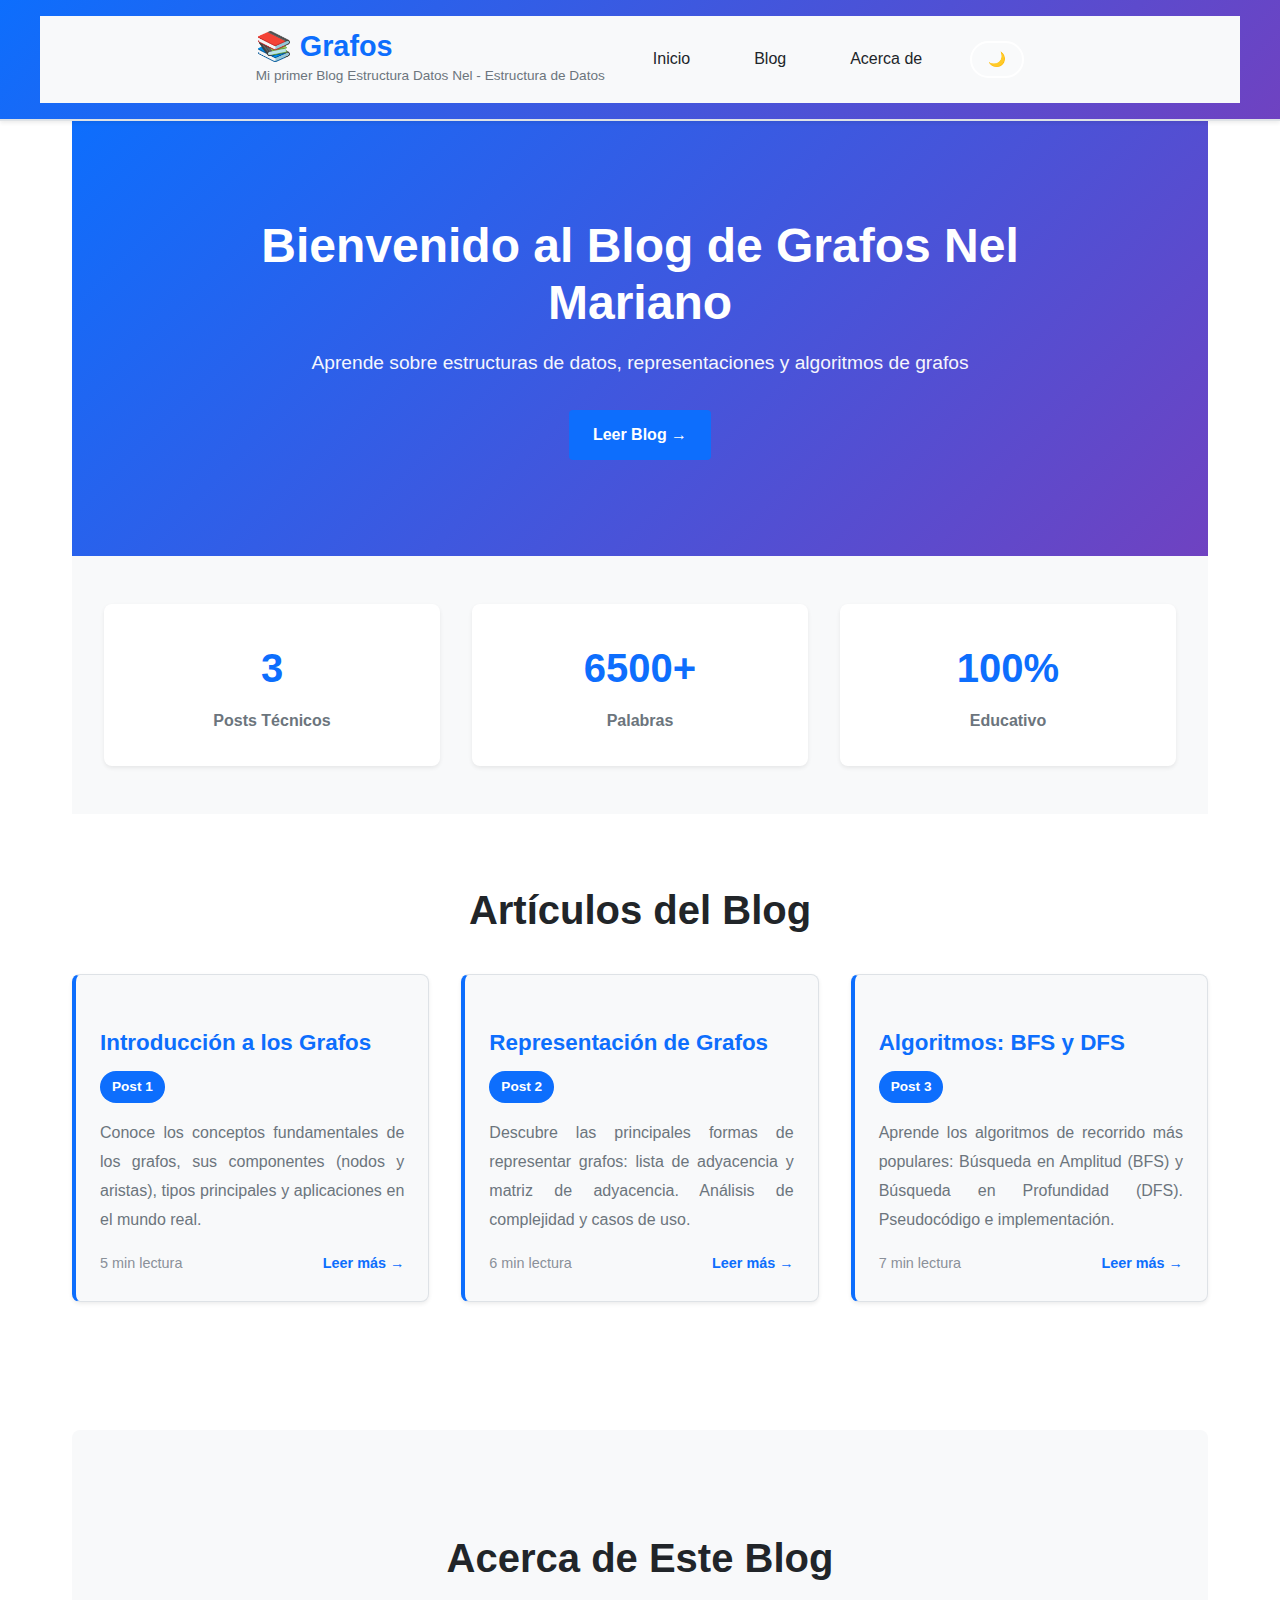
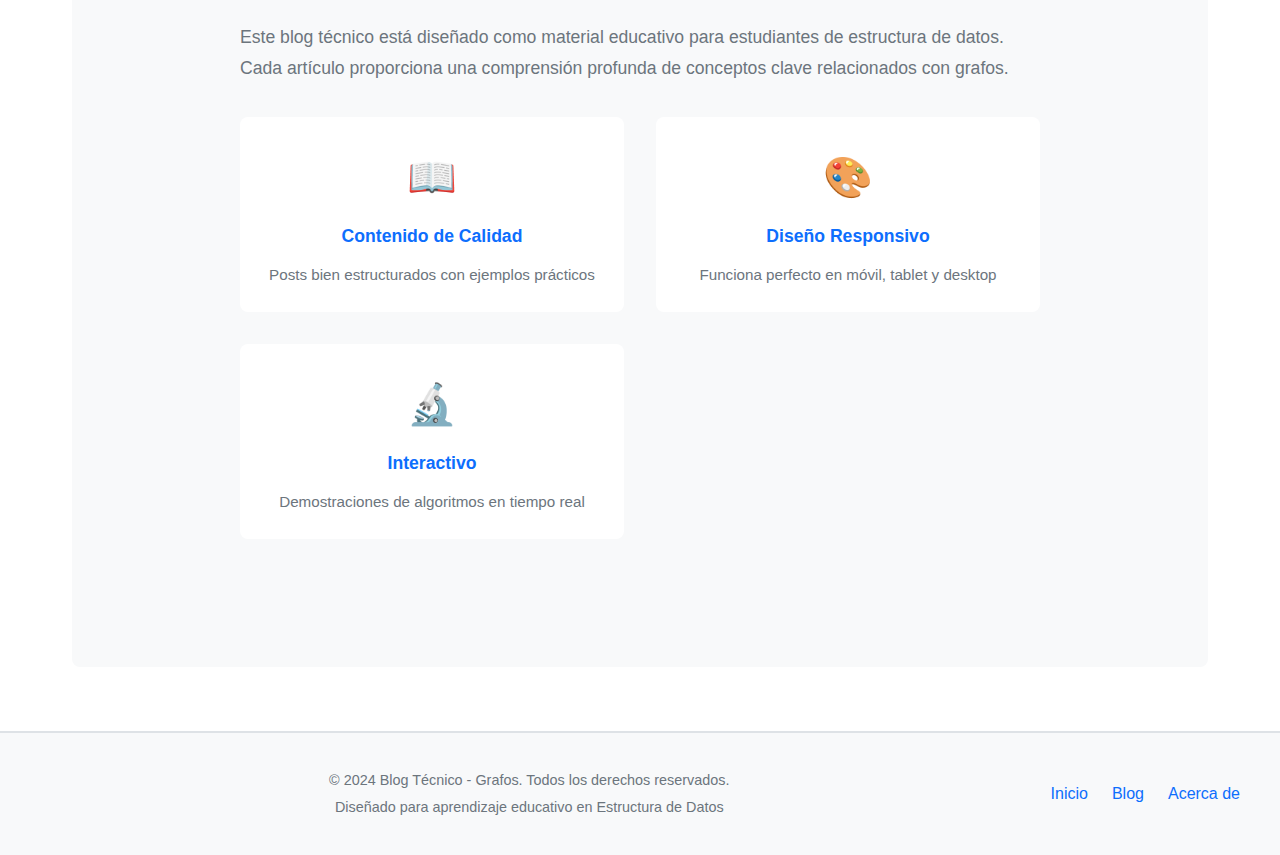
<file: blog/index.html>
<!DOCTYPE html>
<html lang="es">
<head>
    <meta charset="UTF-8">
    <meta name="viewport" content="width=device-width, initial-scale=1.0">
    <title>Blog Técnico - Estructura de Datos: Grafos</title>
    <link rel="stylesheet" href="assets/css/style.css">
</head>
<body>
    <!-- ============================================
         ENCABEZADO (HEADER)
         ============================================ -->
    <header class="site-header">
        <nav class="navbar">
            <div class="navbar-container">
                <!-- Logo/Marca -->
                <div class="navbar-brand">
                    <h1 class="site-title">📚 Grafos</h1>
                    <p class="site-subtitle">Mi primer Blog Estructura Datos Nel - Estructura de Datos</p>
                </div>
                
                <!-- Navegación Principal -->
                <ul class="navbar-menu">
                    <li><a href="#inicio" class="nav-link">Inicio</a></li>
                    <li><a href="#posts" class="nav-link">Blog</a></li>
                    <li><a href="#acerca" class="nav-link">Acerca de</a></li>
                </ul>
                
                <!-- Botón Tema Oscuro -->
                <button class="theme-toggle" id="themeToggle" aria-label="Cambiar tema">
                    <span class="theme-icon">🌙</span>
                </button>
            </div>
        </nav>
    </header>

    <!-- ============================================
         SECCIÓN PRINCIPAL
         ============================================ -->
    <main class="main-content">
        <!-- Sección de Bienvenida -->
        <section class="hero-section" id="inicio">
            <div class="hero-content">
                <h2 class="hero-title">Bienvenido al Blog de Grafos Nel Mariano</h2>
                <p class="hero-subtitle">
                    Aprende sobre estructuras de datos, representaciones y algoritmos de grafos
                </p>
                <a href="#posts" class="btn btn-primary">Leer Blog →</a>
            </div>
        </section>

        <!-- Estadísticas -->
        <section class="stats-section">
            <div class="stats-container">
                <div class="stat-card">
                    <span class="stat-number">3</span>
                    <p class="stat-label">Posts Técnicos</p>
                </div>
                <div class="stat-card">
                    <span class="stat-number">6500+</span>
                    <p class="stat-label">Palabras</p>
                </div>
                <div class="stat-card">
                    <span class="stat-number">100%</span>
                    <p class="stat-label">Educativo</p>
                </div>
            </div>
        </section>

        <!-- Sección de Posts -->
        <section class="posts-section" id="posts">
            <div class="posts-container">
                <h2 class="section-title">Artículos del Blog</h2>
                
                <div class="posts-grid">
                    <!-- Post 1 -->
                    <article class="post-card">
                        <div class="post-header">
                            <h3 class="post-title">Introducción a los Grafos</h3>
                            <span class="post-date">Post 1</span>
                        </div>
                        <p class="post-excerpt">
                            Conoce los conceptos fundamentales de los grafos, sus componentes 
                            (nodos y aristas), tipos principales y aplicaciones en el mundo real.
                        </p>
                        <div class="post-meta">
                            <span class="post-duration">5 min lectura</span>
                            <a href="posts/post1.html" class="post-link">Leer más →</a>
                        </div>
                    </article>

                    <!-- Post 2 -->
                    <article class="post-card">
                        <div class="post-header">
                            <h3 class="post-title">Representación de Grafos</h3>
                            <span class="post-date">Post 2</span>
                        </div>
                        <p class="post-excerpt">
                            Descubre las principales formas de representar grafos: lista de 
                            adyacencia y matriz de adyacencia. Análisis de complejidad y casos de uso.
                        </p>
                        <div class="post-meta">
                            <span class="post-duration">6 min lectura</span>
                            <a href="posts/post2.html" class="post-link">Leer más →</a>
                        </div>
                    </article>

                    <!-- Post 3 -->
                    <article class="post-card">
                        <div class="post-header">
                            <h3 class="post-title">Algoritmos: BFS y DFS</h3>
                            <span class="post-date">Post 3</span>
                        </div>
                        <p class="post-excerpt">
                            Aprende los algoritmos de recorrido más populares: Búsqueda en Amplitud (BFS) 
                            y Búsqueda en Profundidad (DFS). Pseudocódigo e implementación.
                        </p>
                        <div class="post-meta">
                            <span class="post-duration">7 min lectura</span>
                            <a href="posts/post3.html" class="post-link">Leer más →</a>
                        </div>
                    </article>
                </div>
            </div>
        </section>

        <!-- Sección Acerca De -->
        <section class="about-section" id="acerca">
            <div class="about-container">
                <h2 class="section-title">Acerca de Este Blog</h2>
                <div class="about-content">
                    <p>
                        Este blog técnico está diseñado como material educativo para estudiantes 
                        de estructura de datos. Cada artículo proporciona una comprensión profunda 
                        de conceptos clave relacionados con grafos.
                    </p>
                    <div class="about-features">
                        <div class="feature">
                            <span class="feature-icon">📖</span>
                            <h4>Contenido de Calidad</h4>
                            <p>Posts bien estructurados con ejemplos prácticos</p>
                        </div>
                        <div class="feature">
                            <span class="feature-icon">🎨</span>
                            <h4>Diseño Responsivo</h4>
                            <p>Funciona perfecto en móvil, tablet y desktop</p>
                        </div>
                        <div class="feature">
                            <span class="feature-icon">🔬</span>
                            <h4>Interactivo</h4>
                            <p>Demostraciones de algoritmos en tiempo real</p>
                        </div>
                    </div>
                </div>
            </div>
        </section>
    </main>

    <!-- ============================================
         PIE DE PÁGINA (FOOTER)
         ============================================ -->
    <footer class="site-footer">
        <div class="footer-container">
            <div class="footer-content">
                <p>&copy; 2024 Blog Técnico - Grafos. Todos los derechos reservados.</p>
                <p>Diseñado para aprendizaje educativo en Estructura de Datos</p>
            </div>
            <div class="footer-links">
                <a href="#inicio" class="footer-link">Inicio</a>
                <a href="#posts" class="footer-link">Blog</a>
                <a href="#acerca" class="footer-link">Acerca de</a>
            </div>
        </div>
    </footer>

    <!-- Script -->
    <script src="assets/js/script.js"></script>
</body>
</html>
</file>
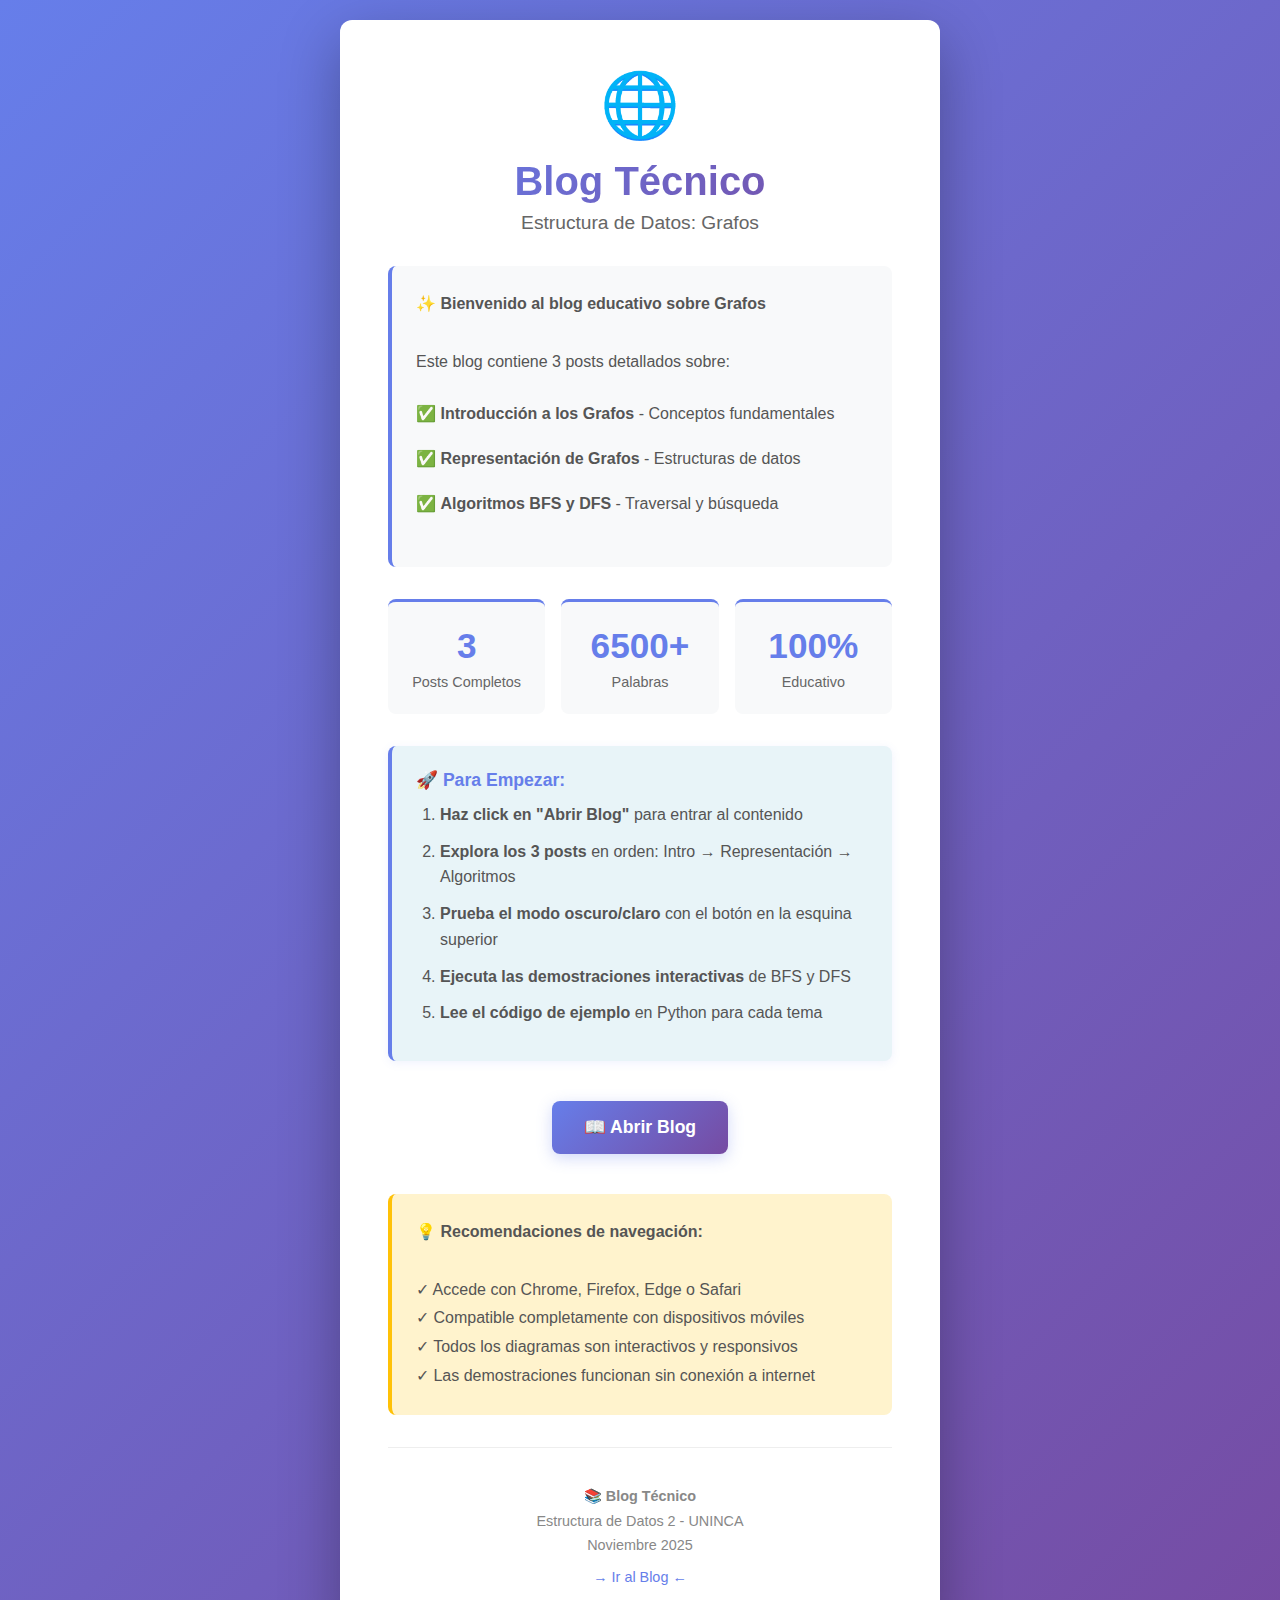
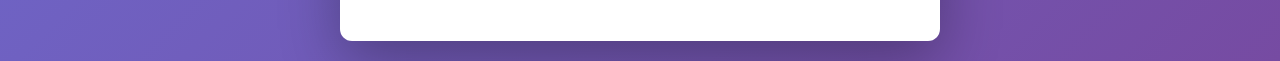
<file: index_old.html>
<!DOCTYPE html>
<html lang="es">
<head>
    <!-- Meta Tags Básicos -->
    <meta charset="UTF-8">
    <meta name="viewport" content="width=device-width, initial-scale=1.0">
    
    <!-- Meta Tags SEO -->
    <title>🌐 Blog Técnico - Estructura de Datos: Grafos | UNINCA</title>
    <meta name="description" content="Blog educativo profesional sobre Grafos con 3 posts detallados, diagramas interactivos y demostraciones de algoritmos BFS y DFS.">
    <meta name="keywords" content="grafos, estructura de datos, BFS, DFS, educativo, blog técnico, algoritmos, datos">
    <meta name="author" content="UNINCA - Estructura de Datos 2">
    <meta name="language" content="es-ES">
    
    <!-- Meta Tags Open Graph (para compartir en redes) -->
    <meta property="og:title" content="Blog Técnico: Estructura de Datos - Grafos">
    <meta property="og:description" content="Blog educativo sobre Grafos con contenido de alta calidad, diagramas interactivos y algoritmos BFS/DFS.">
    <meta property="og:type" content="website">
    
    <!-- Meta Tags Twitter -->
    <meta name="twitter:card" content="summary">
    <meta name="twitter:title" content="Blog Técnico: Grafos">
    <meta name="twitter:description" content="Aprende sobre Grafos con nuestro blog educativo profesional">
    
    <!-- Tema Color para navegadores móviles -->
    <meta name="theme-color" content="#667eea">
    <meta name="msapplication-TileColor" content="#667eea">
    
    <!-- Favicon -->
    <link rel="icon" type="image/svg+xml" href="data:image/svg+xml,<svg xmlns='http://www.w3.org/2000/svg' viewBox='0 0 30 30'><circle cx='15' cy='15' r='12' fill='%23667eea'/><text x='15' y='18' text-anchor='middle' font-size='16' fill='white' font-weight='bold'>G</text></svg>">
    <style>
        /* Variables CSS para tema consistente */
        :root {
            --primary-color: #667eea;
            --secondary-color: #764ba2;
            --text-dark: #333;
            --text-light: #666;
            --text-lightest: #888;
            --bg-light: #f8f9fa;
            --bg-lighter: #fff3cd;
            --border-light: #eee;
        }
        
        * {
            margin: 0;
            padding: 0;
            box-sizing: border-box;
        }
        
        html {
            scroll-behavior: smooth;
        }
        
        body {
            font-family: 'Segoe UI', Tahoma, Geneva, Verdana, sans-serif;
            background: linear-gradient(135deg, var(--primary-color) 0%, var(--secondary-color) 100%);
            min-height: 100vh;
            display: flex;
            align-items: center;
            justify-content: center;
            padding: 20px;
        }
        
        .container {
            background: white;
            border-radius: 12px;
            padding: 3rem;
            max-width: 600px;
            box-shadow: 0 20px 60px rgba(0,0,0,0.3);
            text-align: center;
            animation: slideIn 0.6s ease-out;
        }
        
        @keyframes slideIn {
            from {
                opacity: 0;
                transform: translateY(30px);
            }
            to {
                opacity: 1;
                transform: translateY(0);
            }
        }
        
        @keyframes pulse {
            0%, 100% { transform: scale(1); }
            50% { transform: scale(1.05); }
        }
        
        .logo {
            font-size: 4rem;
            margin-bottom: 1rem;
        }
        
        h1 {
            color: var(--text-dark);
            margin-bottom: 0.5rem;
            font-size: 2.5rem;
            background: linear-gradient(135deg, var(--primary-color), var(--secondary-color));
            -webkit-background-clip: text;
            -webkit-text-fill-color: transparent;
            background-clip: text;
        }
        
        .subtitle {
            color: var(--text-light);
            font-size: 1.2rem;
            margin-bottom: 2rem;
            font-weight: 500;
        }
        
        .description {
            color: #555;
            line-height: 1.8;
            margin-bottom: 2rem;
            text-align: left;
            background: var(--bg-light);
            padding: 1.5rem;
            border-radius: 8px;
            border-left: 4px solid var(--primary-color);
        }
        
        .description ul {
            list-style: none;
            margin: 1rem 0;
        }
        
        .description li {
            padding: 0.5rem 0;
            margin-left: 0;
        }
        
        .button {
            display: inline-block;
            padding: 1rem 2rem;
            background: linear-gradient(135deg, var(--primary-color) 0%, var(--secondary-color) 100%);
            color: white;
            text-decoration: none;
            border-radius: 8px;
            font-weight: bold;
            font-size: 1.1rem;
            transition: all 0.3s ease;
            margin: 0.5rem;
            border: none;
            cursor: pointer;
            box-shadow: 0 4px 15px rgba(102, 126, 234, 0.3);
        }
        
        .button:hover {
            transform: translateY(-4px);
            box-shadow: 0 12px 25px rgba(102, 126, 234, 0.5);
        }
        
        .button:active {
            transform: translateY(-1px);
        }
        
        .buttons {
            margin: 2rem 0;
        }
        
        .stats {
            display: grid;
            grid-template-columns: 1fr 1fr 1fr;
            gap: 1rem;
            margin: 2rem 0;
            text-align: center;
        }
        
        .stat {
            background: var(--bg-light);
            padding: 1.5rem;
            border-radius: 8px;
            transition: all 0.3s ease;
            border-top: 3px solid var(--primary-color);
        }
        
        .stat:hover {
            transform: translateY(-4px);
            box-shadow: 0 8px 20px rgba(102, 126, 234, 0.2);
        }
        
        .stat-number {
            font-size: 2.2rem;
            font-weight: bold;
            color: var(--primary-color);
        }
        
        .stat-label {
            font-size: 0.9rem;
            color: var(--text-light);
            margin-top: 0.5rem;
        }
        
        .guide {
            text-align: left;
            background: #e8f4f8;
            padding: 1.5rem;
            border-radius: 8px;
            margin: 2rem 0;
            border-left: 4px solid var(--primary-color);
            box-shadow: 0 2px 10px rgba(102, 126, 234, 0.1);
        }
        
        .guide h3 {
            color: var(--primary-color);
            margin-bottom: 0.5rem;
            font-size: 1.1rem;
        }
        
        .guide ol {
            margin-left: 1.5rem;
            color: #555;
        }
        
        .guide li {
            margin: 0.7rem 0;
            line-height: 1.6;
        }
        
        footer {
            margin-top: 2rem;
            padding-top: 2rem;
            border-top: 1px solid var(--border-light);
            color: var(--text-lightest);
            font-size: 0.9rem;
        }
        
        footer p {
            margin: 0.5rem 0;
        }
        
        footer a {
            color: var(--primary-color);
            text-decoration: none;
            font-weight: 500;
            transition: all 0.3s ease;
        }
        
        footer a:hover {
            text-decoration: underline;
        }
        
        .tip-section {
            background: var(--bg-lighter);
            border-left: 4px solid #ffc107;
            text-align: left;
        }
        
        .logo {
            font-size: 4rem;
            margin-bottom: 1rem;
            animation: pulse 2s ease-in-out infinite;
        }
        
        /* Responsive */
        @media (max-width: 768px) {
            .container {
                padding: 2rem;
            }
            
            h1 {
                font-size: 1.8rem;
            }
            
            .subtitle {
                font-size: 1rem;
            }
            
            .stats {
                grid-template-columns: 1fr;
            }
            
            .button {
                width: 100%;
            }
            
            .stat {
                padding: 1rem;
            }
        }
    </style>
</head>
<body>
    <div class="container">
        <div class="logo">🌐</div>
        
        <h1>Blog Técnico</h1>
        <p class="subtitle">Estructura de Datos: Grafos</p>
        
        <div class="description">
            <strong>✨ Bienvenido al blog educativo sobre Grafos</strong>
            <br><br>
            Este blog contiene 3 posts detallados sobre:
            <ul>
                <li>✅ <strong>Introducción a los Grafos</strong> - Conceptos fundamentales</li>
                <li>✅ <strong>Representación de Grafos</strong> - Estructuras de datos</li>
                <li>✅ <strong>Algoritmos BFS y DFS</strong> - Traversal y búsqueda</li>
            </ul>
        </div>
        
        <div class="stats">
            <div class="stat">
                <div class="stat-number">3</div>
                <div class="stat-label">Posts Completos</div>
            </div>
            <div class="stat">
                <div class="stat-number">6500+</div>
                <div class="stat-label">Palabras</div>
            </div>
            <div class="stat">
                <div class="stat-number">100%</div>
                <div class="stat-label">Educativo</div>
            </div>
        </div>
        
        <div class="guide">
            <h3>🚀 Para Empezar:</h3>
            <ol>
                <li><strong>Haz click en "Abrir Blog"</strong> para entrar al contenido</li>
                <li><strong>Explora los 3 posts</strong> en orden: Intro → Representación → Algoritmos</li>
                <li><strong>Prueba el modo oscuro/claro</strong> con el botón en la esquina superior</li>
                <li><strong>Ejecuta las demostraciones interactivas</strong> de BFS y DFS</li>
                <li><strong>Lee el código de ejemplo</strong> en Python para cada tema</li>
            </ol>
        </div>
        
        <div class="buttons">
            <a href="blog/index.html" class="button">📖 Abrir Blog</a>
        </div>
        
        <div class="description tip-section">
            <strong>💡 Recomendaciones de navegación:</strong>
            <br><br>
            ✓ Accede con Chrome, Firefox, Edge o Safari<br>
            ✓ Compatible completamente con dispositivos móviles<br>
            ✓ Todos los diagramas son interactivos y responsivos<br>
            ✓ Las demostraciones funcionan sin conexión a internet
        </div>
        
        <footer>
            <p><strong>📚 Blog Técnico</strong></p>
            <p>Estructura de Datos 2 - UNINCA</p>
            <p>Noviembre 2025</p>
            <p style="margin-top: 1rem;">
                <a href="blog/index.html">→ Ir al Blog ←</a>
            </p>
        </footer>
    </div>
</body>
</html>
</file>
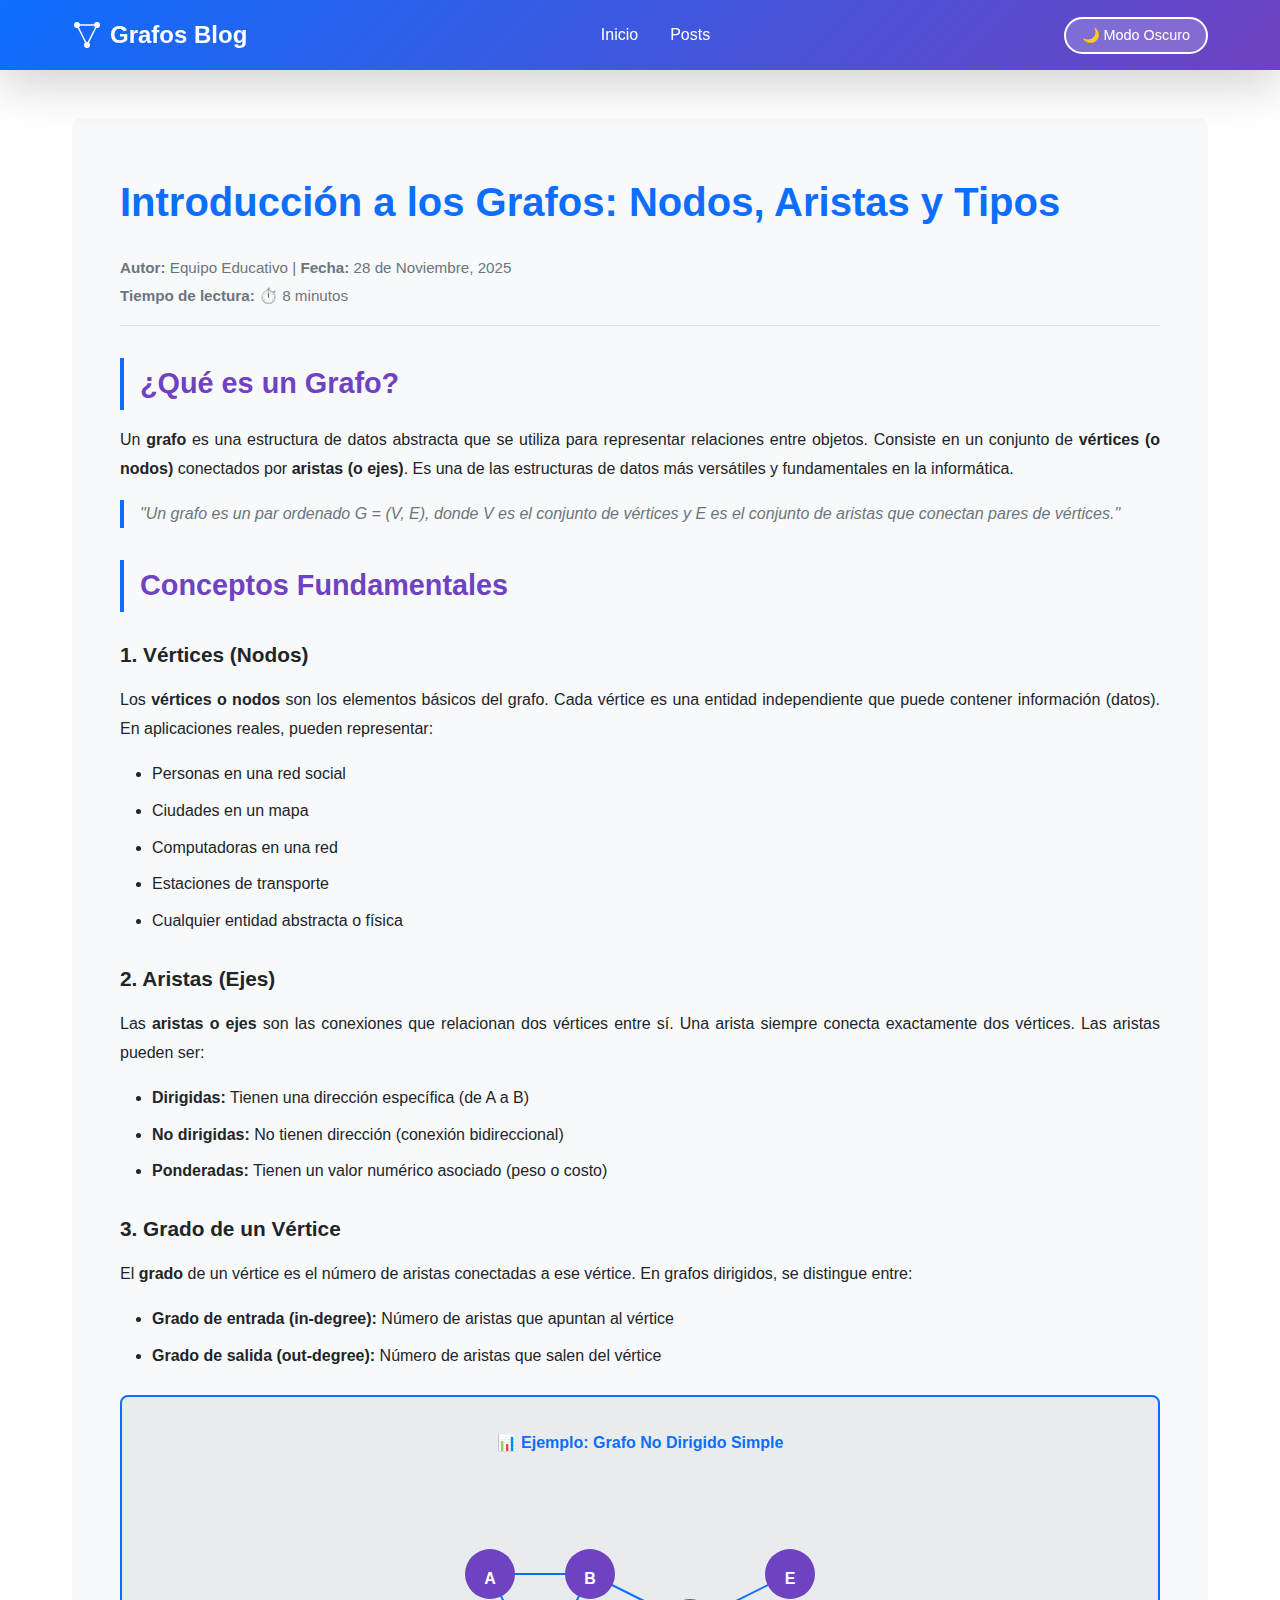
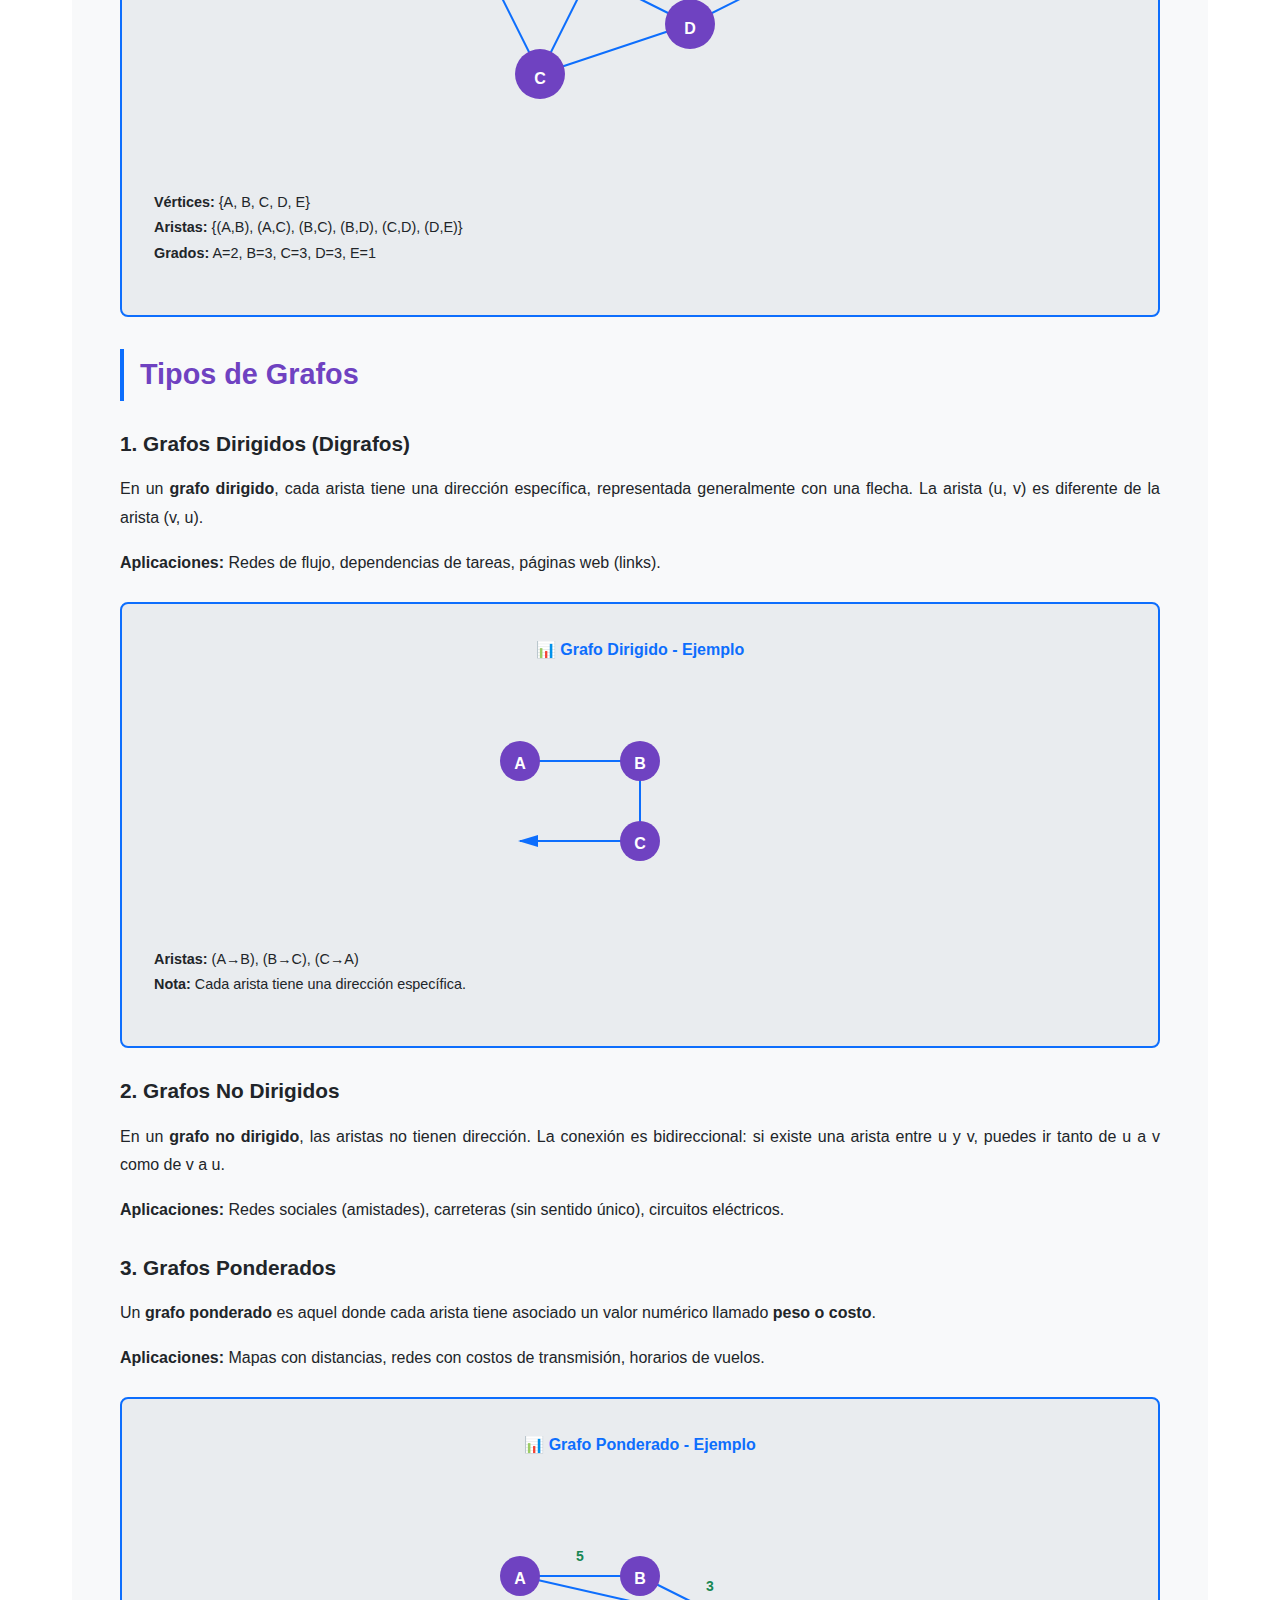
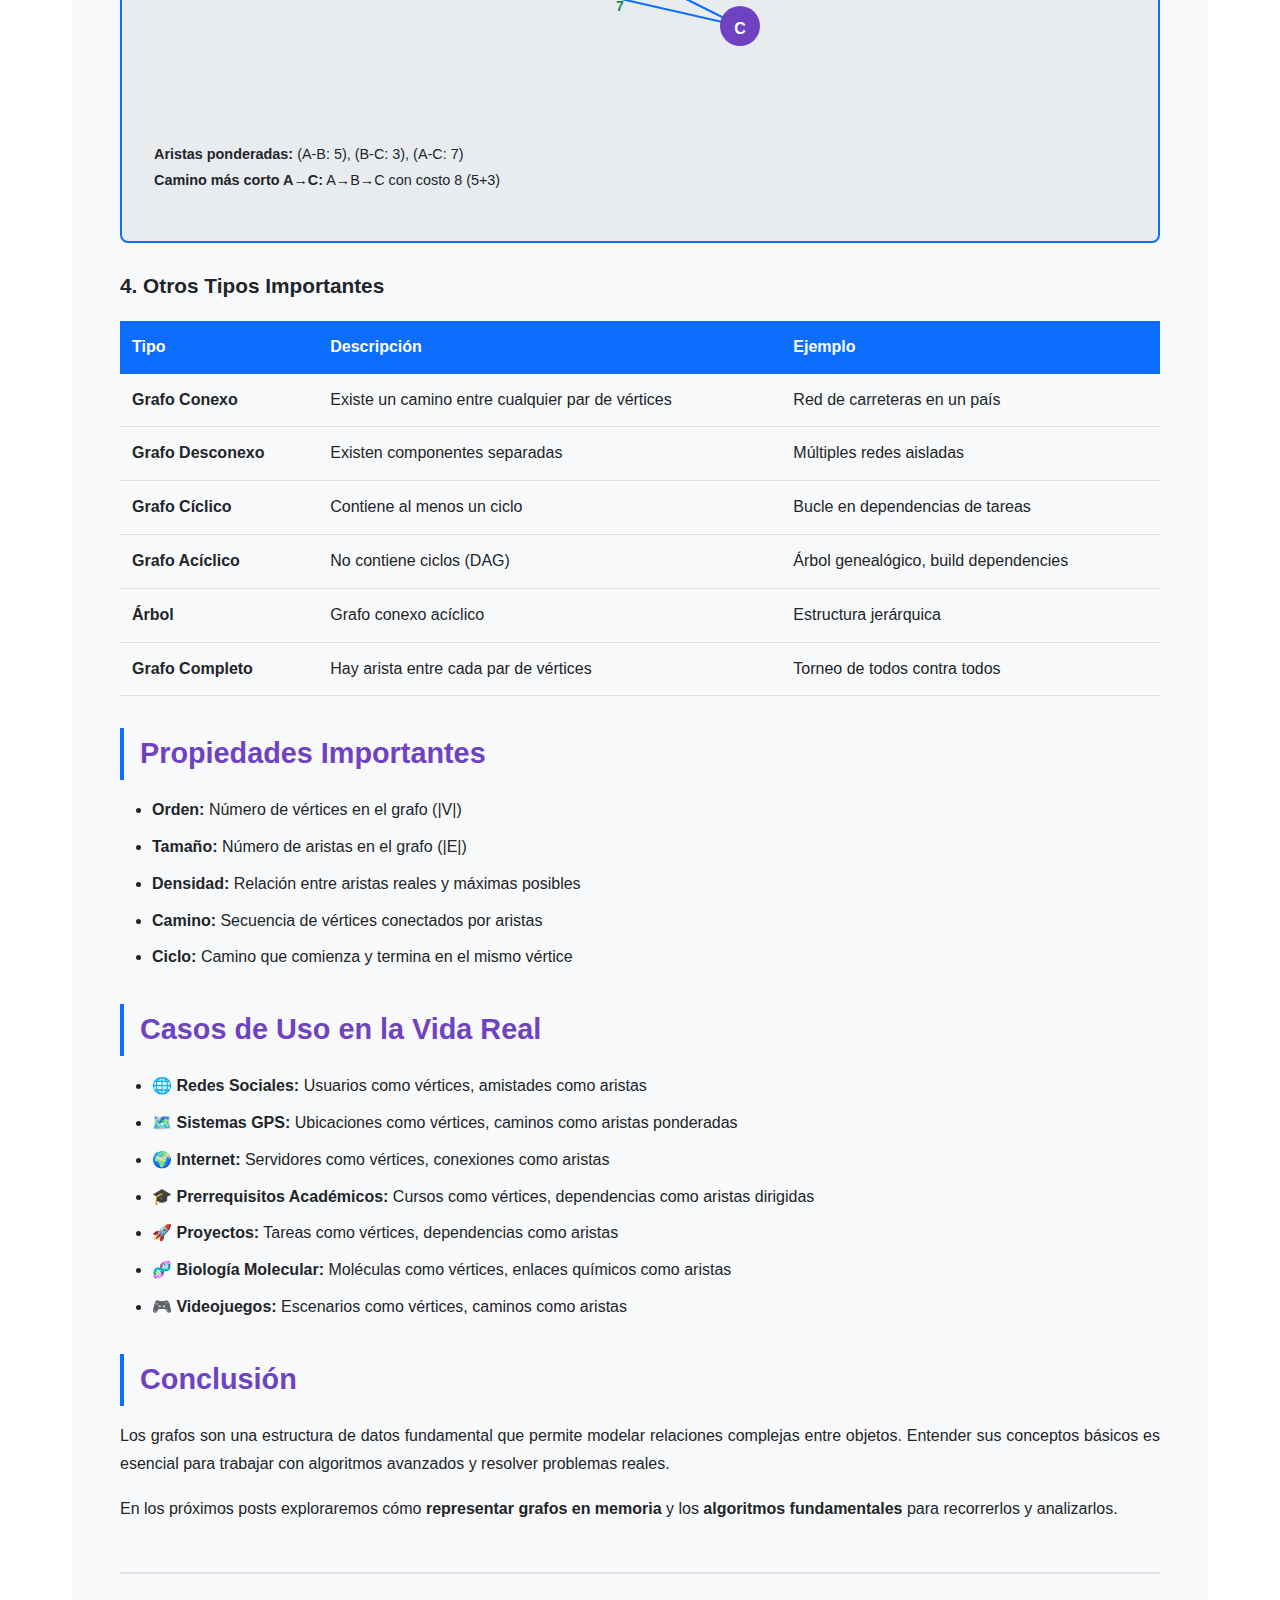
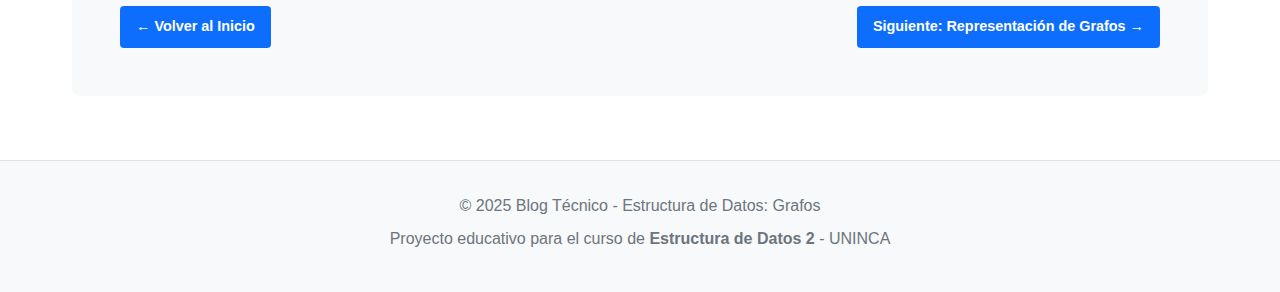
<file: blog/posts/post1.html>
<!DOCTYPE html>
<html lang="es">
<head>
    <meta charset="UTF-8">
    <meta name="viewport" content="width=device-width, initial-scale=1.0">
    <title>Post 1: Introducción a los Grafos | Blog Técnico</title>
    <link rel="stylesheet" href="../assets/css/stylecopy.css">
</head>
<body>
    <!-- Header -->
    <header>
        <nav>
            <div class="logo">
                <svg viewBox="0 0 30 30" xmlns="http://www.w3.org/2000/svg">
                    <circle cx="5" cy="5" r="3" fill="white"/>
                    <circle cx="25" cy="5" r="3" fill="white"/>
                    <circle cx="15" cy="25" r="3" fill="white"/>
                    <line x1="5" y1="5" x2="25" y2="5" stroke="white" stroke-width="1.5"/>
                    <line x1="5" y1="5" x2="15" y2="25" stroke="white" stroke-width="1.5"/>
                    <line x1="25" y1="5" x2="15" y2="25" stroke="white" stroke-width="1.5"/>
                </svg>
                Grafos Blog
            </div>
            <ul>
                <li><a href="../index.html">Inicio</a></li>
                <li><a href="../index.html#posts">Posts</a></li>
            </ul>
            <button id="theme-toggle" class="theme-toggle">🌙 Modo Oscuro</button>
        </nav>
    </header>

    <main>
        <article>
            <h1>Introducción a los Grafos: Nodos, Aristas y Tipos</h1>
            <div class="meta">
                <strong>Autor:</strong> Equipo Educativo | <strong>Fecha:</strong> 28 de Noviembre, 2025
                <br><strong>Tiempo de lectura:</strong> ⏱️ 8 minutos
            </div>

            <h2>¿Qué es un Grafo?</h2>
            <p>
                Un <strong>grafo</strong> es una estructura de datos abstracta que se utiliza para representar relaciones entre objetos. 
                Consiste en un conjunto de <strong>vértices (o nodos)</strong> conectados por <strong>aristas (o ejes)</strong>. 
                Es una de las estructuras de datos más versátiles y fundamentales en la informática.
            </p>

            <blockquote>
                "Un grafo es un par ordenado G = (V, E), donde V es el conjunto de vértices y E es el conjunto de aristas 
                que conectan pares de vértices."
            </blockquote>

            <h2>Conceptos Fundamentales</h2>

            <h3>1. Vértices (Nodos)</h3>
            <p>
                Los <strong>vértices o nodos</strong> son los elementos básicos del grafo. Cada vértice es una entidad independiente 
                que puede contener información (datos). En aplicaciones reales, pueden representar:
            </p>
            <ul>
                <li>Personas en una red social</li>
                <li>Ciudades en un mapa</li>
                <li>Computadoras en una red</li>
                <li>Estaciones de transporte</li>
                <li>Cualquier entidad abstracta o física</li>
            </ul>

            <h3>2. Aristas (Ejes)</h3>
            <p>
                Las <strong>aristas o ejes</strong> son las conexiones que relacionan dos vértices entre sí. 
                Una arista siempre conecta exactamente dos vértices. Las aristas pueden ser:
            </p>
            <ul>
                <li><strong>Dirigidas:</strong> Tienen una dirección específica (de A a B)</li>
                <li><strong>No dirigidas:</strong> No tienen dirección (conexión bidireccional)</li>
                <li><strong>Ponderadas:</strong> Tienen un valor numérico asociado (peso o costo)</li>
            </ul>

            <h3>3. Grado de un Vértice</h3>
            <p>
                El <strong>grado</strong> de un vértice es el número de aristas conectadas a ese vértice. En grafos dirigidos, 
                se distingue entre:
            </p>
            <ul>
                <li><strong>Grado de entrada (in-degree):</strong> Número de aristas que apuntan al vértice</li>
                <li><strong>Grado de salida (out-degree):</strong> Número de aristas que salen del vértice</li>
            </ul>

            <!-- Diagrama ejemplo -->
            <div class="diagram-container">
                <div class="diagram-title">📊 Ejemplo: Grafo No Dirigido Simple</div>
                <svg width="100%" height="300" viewBox="0 0 500 300" xmlns="http://www.w3.org/2000/svg" style="max-width: 500px; margin: 0 auto; display: block;">
                    <!-- Aristas -->
                    <line x1="100" y1="100" x2="200" y2="100" stroke="#0d6efd" stroke-width="2"/>
                    <line x1="100" y1="100" x2="150" y2="200" stroke="#0d6efd" stroke-width="2"/>
                    <line x1="200" y1="100" x2="300" y2="150" stroke="#0d6efd" stroke-width="2"/>
                    <line x1="200" y1="100" x2="150" y2="200" stroke="#0d6efd" stroke-width="2"/>
                    <line x1="150" y1="200" x2="300" y2="150" stroke="#0d6efd" stroke-width="2"/>
                    <line x1="300" y1="150" x2="400" y2="100" stroke="#0d6efd" stroke-width="2"/>

                    <!-- Vértices -->
                    <circle cx="100" cy="100" r="25" fill="#6f42c1"/>
                    <text x="100" y="110" text-anchor="middle" fill="white" font-weight="bold" font-size="16">A</text>

                    <circle cx="200" cy="100" r="25" fill="#6f42c1"/>
                    <text x="200" y="110" text-anchor="middle" fill="white" font-weight="bold" font-size="16">B</text>

                    <circle cx="150" cy="200" r="25" fill="#6f42c1"/>
                    <text x="150" y="210" text-anchor="middle" fill="white" font-weight="bold" font-size="16">C</text>

                    <circle cx="300" cy="150" r="25" fill="#6f42c1"/>
                    <text x="300" y="160" text-anchor="middle" fill="white" font-weight="bold" font-size="16">D</text>

                    <circle cx="400" cy="100" r="25" fill="#6f42c1"/>
                    <text x="400" y="110" text-anchor="middle" fill="white" font-weight="bold" font-size="16">E</text>
                </svg>
                <p style="margin-top: 1rem; font-size: 0.9rem;">
                    <strong>Vértices:</strong> {A, B, C, D, E}<br>
                    <strong>Aristas:</strong> {(A,B), (A,C), (B,C), (B,D), (C,D), (D,E)}<br>
                    <strong>Grados:</strong> A=2, B=3, C=3, D=3, E=1
                </p>
            </div>

            <h2>Tipos de Grafos</h2>

            <h3>1. Grafos Dirigidos (Digrafos)</h3>
            <p>
                En un <strong>grafo dirigido</strong>, cada arista tiene una dirección específica, representada generalmente con una flecha.
                La arista (u, v) es diferente de la arista (v, u).
            </p>
            <p><strong>Aplicaciones:</strong> Redes de flujo, dependencias de tareas, páginas web (links).</p>
            
            <div class="diagram-container">
                <div class="diagram-title">📊 Grafo Dirigido - Ejemplo</div>
                <svg width="100%" height="250" viewBox="0 0 400 250" xmlns="http://www.w3.org/2000/svg" style="max-width: 400px; margin: 0 auto; display: block;">
                    <!-- Aristas con flechas -->
                    <defs>
                        <marker id="arrowhead" markerWidth="10" markerHeight="10" refX="9" refY="3" orient="auto">
                            <polygon points="0 0, 10 3, 0 6" fill="#0d6efd"/>
                        </marker>
                    </defs>
                    
                    <line x1="80" y1="80" x2="200" y2="80" stroke="#0d6efd" stroke-width="2" marker-end="url(#arrowhead)"/>
                    <line x1="200" y1="80" x2="200" y2="160" stroke="#0d6efd" stroke-width="2" marker-end="url(#arrowhead)"/>
                    <line x1="200" y1="160" x2="80" y2="160" stroke="#0d6efd" stroke-width="2" marker-end="url(#arrowhead)"/>

                    <!-- Vértices -->
                    <circle cx="80" cy="80" r="20" fill="#6f42c1"/>
                    <text x="80" y="88" text-anchor="middle" fill="white" font-weight="bold">A</text>

                    <circle cx="200" cy="80" r="20" fill="#6f42c1"/>
                    <text x="200" y="88" text-anchor="middle" fill="white" font-weight="bold">B</text>

                    <circle cx="200" cy="160" r="20" fill="#6f42c1"/>
                    <text x="200" y="168" text-anchor="middle" fill="white" font-weight="bold">C</text>
                </svg>
                <p style="margin-top: 1rem; font-size: 0.9rem;">
                    <strong>Aristas:</strong> (A→B), (B→C), (C→A)<br>
                    <strong>Nota:</strong> Cada arista tiene una dirección específica.
                </p>
            </div>

            <h3>2. Grafos No Dirigidos</h3>
            <p>
                En un <strong>grafo no dirigido</strong>, las aristas no tienen dirección. La conexión es bidireccional: 
                si existe una arista entre u y v, puedes ir tanto de u a v como de v a u.
            </p>
            <p><strong>Aplicaciones:</strong> Redes sociales (amistades), carreteras (sin sentido único), circuitos eléctricos.</p>

            <h3>3. Grafos Ponderados</h3>
            <p>
                Un <strong>grafo ponderado</strong> es aquel donde cada arista tiene asociado un valor numérico llamado <strong>peso o costo</strong>.
            </p>
            <p><strong>Aplicaciones:</strong> Mapas con distancias, redes con costos de transmisión, horarios de vuelos.</p>

            <div class="diagram-container">
                <div class="diagram-title">📊 Grafo Ponderado - Ejemplo</div>
                <svg width="100%" height="250" viewBox="0 0 400 250" xmlns="http://www.w3.org/2000/svg" style="max-width: 400px; margin: 0 auto; display: block;">
                    <!-- Aristas -->
                    <line x1="80" y1="100" x2="200" y2="100" stroke="#0d6efd" stroke-width="2"/>
                    <line x1="200" y1="100" x2="300" y2="150" stroke="#0d6efd" stroke-width="2"/>
                    <line x1="80" y1="100" x2="300" y2="150" stroke="#0d6efd" stroke-width="2"/>

                    <!-- Pesos -->
                    <text x="140" y="85" text-anchor="middle" fill="#198754" font-weight="bold" font-size="14">5</text>
                    <text x="270" y="115" text-anchor="middle" fill="#198754" font-weight="bold" font-size="14">3</text>
                    <text x="180" y="135" text-anchor="middle" fill="#198754" font-weight="bold" font-size="14">7</text>

                    <!-- Vértices -->
                    <circle cx="80" cy="100" r="20" fill="#6f42c1"/>
                    <text x="80" y="108" text-anchor="middle" fill="white" font-weight="bold">A</text>

                    <circle cx="200" cy="100" r="20" fill="#6f42c1"/>
                    <text x="200" y="108" text-anchor="middle" fill="white" font-weight="bold">B</text>

                    <circle cx="300" cy="150" r="20" fill="#6f42c1"/>
                    <text x="300" y="158" text-anchor="middle" fill="white" font-weight="bold">C</text>
                </svg>
                <p style="margin-top: 1rem; font-size: 0.9rem;">
                    <strong>Aristas ponderadas:</strong> (A-B: 5), (B-C: 3), (A-C: 7)<br>
                    <strong>Camino más corto A→C:</strong> A→B→C con costo 8 (5+3)
                </p>
            </div>

            <h3>4. Otros Tipos Importantes</h3>
            <table>
                <thead>
                    <tr>
                        <th>Tipo</th>
                        <th>Descripción</th>
                        <th>Ejemplo</th>
                    </tr>
                </thead>
                <tbody>
                    <tr>
                        <td><strong>Grafo Conexo</strong></td>
                        <td>Existe un camino entre cualquier par de vértices</td>
                        <td>Red de carreteras en un país</td>
                    </tr>
                    <tr>
                        <td><strong>Grafo Desconexo</strong></td>
                        <td>Existen componentes separadas</td>
                        <td>Múltiples redes aisladas</td>
                    </tr>
                    <tr>
                        <td><strong>Grafo Cíclico</strong></td>
                        <td>Contiene al menos un ciclo</td>
                        <td>Bucle en dependencias de tareas</td>
                    </tr>
                    <tr>
                        <td><strong>Grafo Acíclico</strong></td>
                        <td>No contiene ciclos (DAG)</td>
                        <td>Árbol genealógico, build dependencies</td>
                    </tr>
                    <tr>
                        <td><strong>Árbol</strong></td>
                        <td>Grafo conexo acíclico</td>
                        <td>Estructura jerárquica</td>
                    </tr>
                    <tr>
                        <td><strong>Grafo Completo</strong></td>
                        <td>Hay arista entre cada par de vértices</td>
                        <td>Torneo de todos contra todos</td>
                    </tr>
                </tbody>
            </table>

            <h2>Propiedades Importantes</h2>
            <ul>
                <li><strong>Orden:</strong> Número de vértices en el grafo (|V|)</li>
                <li><strong>Tamaño:</strong> Número de aristas en el grafo (|E|)</li>
                <li><strong>Densidad:</strong> Relación entre aristas reales y máximas posibles</li>
                <li><strong>Camino:</strong> Secuencia de vértices conectados por aristas</li>
                <li><strong>Ciclo:</strong> Camino que comienza y termina en el mismo vértice</li>
            </ul>

            <h2>Casos de Uso en la Vida Real</h2>
            <ul>
                <li>🌐 <strong>Redes Sociales:</strong> Usuarios como vértices, amistades como aristas</li>
                <li>🗺️ <strong>Sistemas GPS:</strong> Ubicaciones como vértices, caminos como aristas ponderadas</li>
                <li>🌍 <strong>Internet:</strong> Servidores como vértices, conexiones como aristas</li>
                <li>🎓 <strong>Prerrequisitos Académicos:</strong> Cursos como vértices, dependencias como aristas dirigidas</li>
                <li>🚀 <strong>Proyectos:</strong> Tareas como vértices, dependencias como aristas</li>
                <li>🧬 <strong>Biología Molecular:</strong> Moléculas como vértices, enlaces químicos como aristas</li>
                <li>🎮 <strong>Videojuegos:</strong> Escenarios como vértices, caminos como aristas</li>
            </ul>

            <h2>Conclusión</h2>
            <p>
                Los grafos son una estructura de datos fundamental que permite modelar relaciones complejas entre objetos. 
                Entender sus conceptos básicos es esencial para trabajar con algoritmos avanzados y resolver problemas reales.
            </p>
            <p>
                En los próximos posts exploraremos cómo <strong>representar grafos en memoria</strong> y los 
                <strong>algoritmos fundamentales</strong> para recorrerlos y analizarlos.
            </p>

            <!-- Navegación de posts -->
            <div style="margin-top: 3rem; padding-top: 2rem; border-top: 2px solid var(--border-color);">
                <div style="display: flex; justify-content: space-between; flex-wrap: wrap; gap: 1rem;">
                    <a href="../index.html" class="btn btn-small">← Volver al Inicio</a>
                    <a href="post2.html" class="btn btn-small">Siguiente: Representación de Grafos →</a>
                </div>
            </div>
        </article>
    </main>

    <!-- Footer -->
    <footer>
        <p>&copy; 2025 Blog Técnico - Estructura de Datos: Grafos</p>
        <p>Proyecto educativo para el curso de <strong>Estructura de Datos 2</strong> - UNINCA</p>
    </footer>

    <script src="../assets/js/script.js"></script>
</body>
</html>
</file>
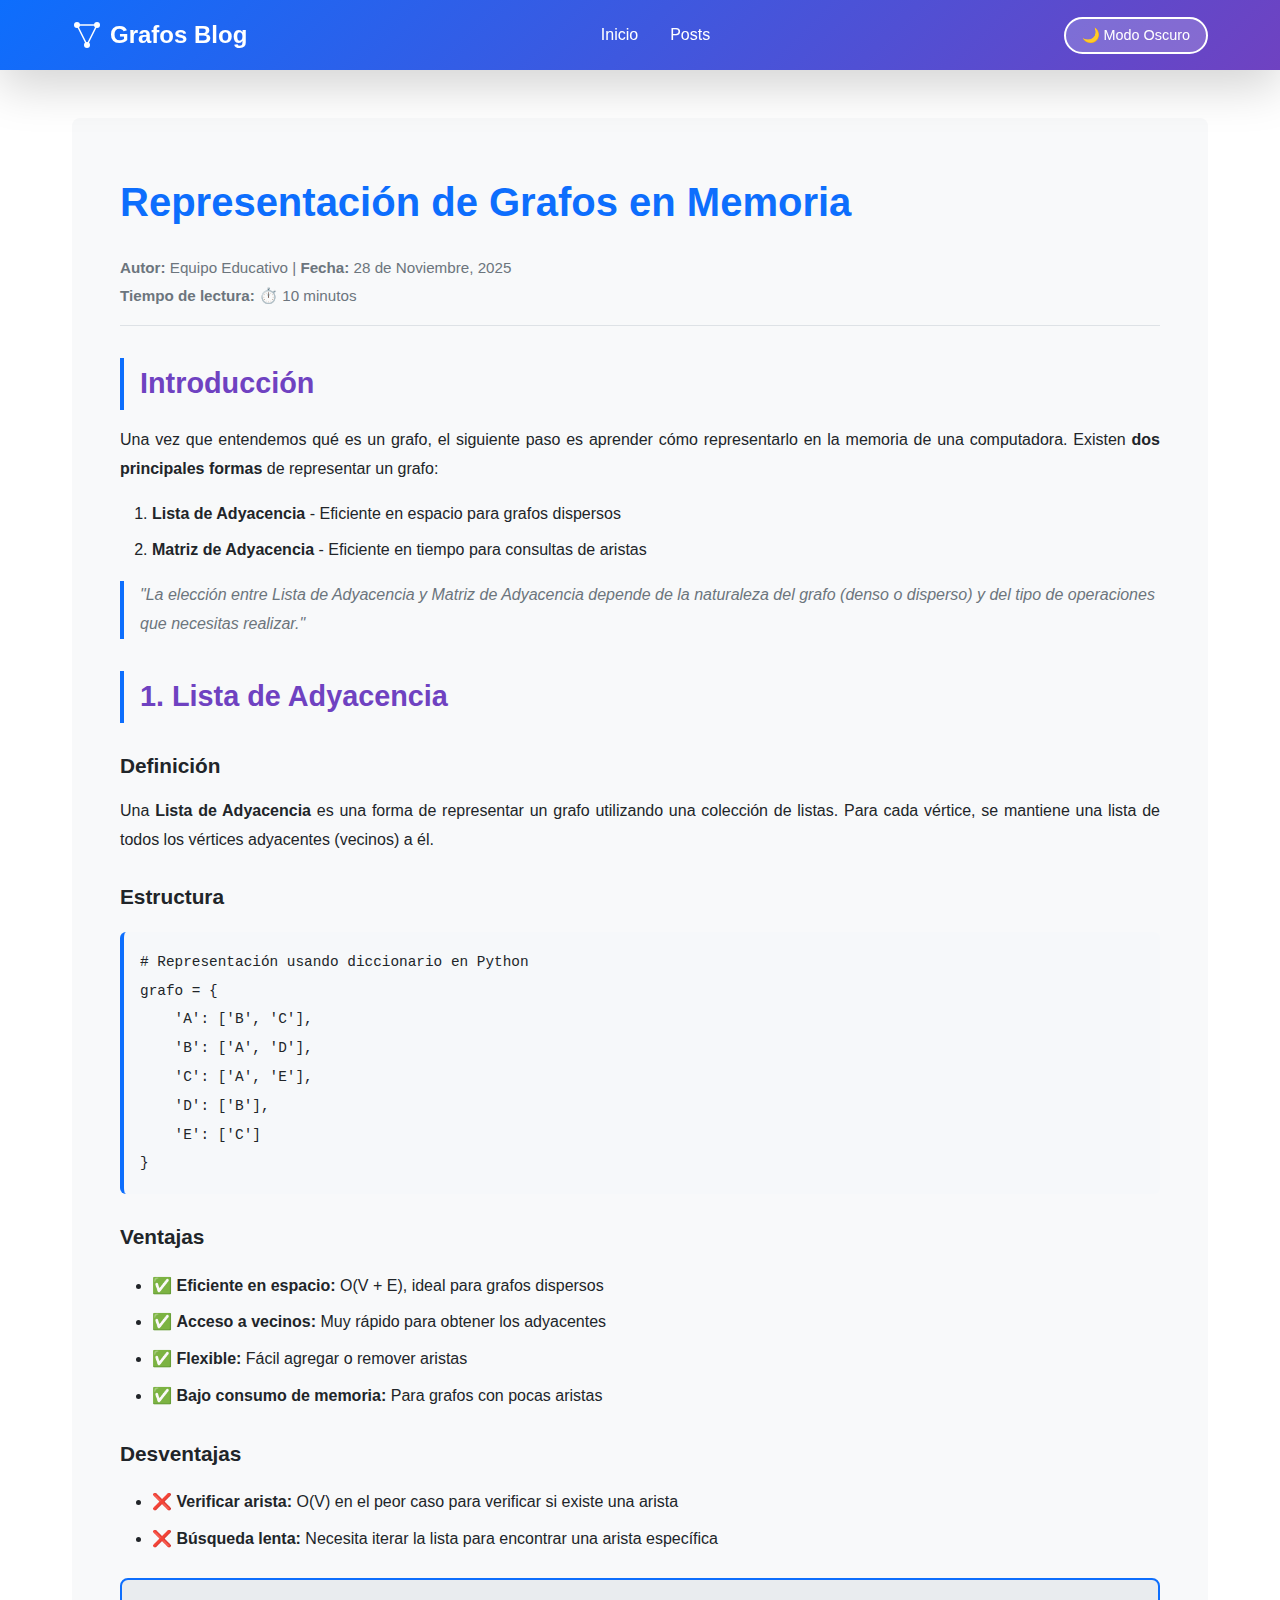
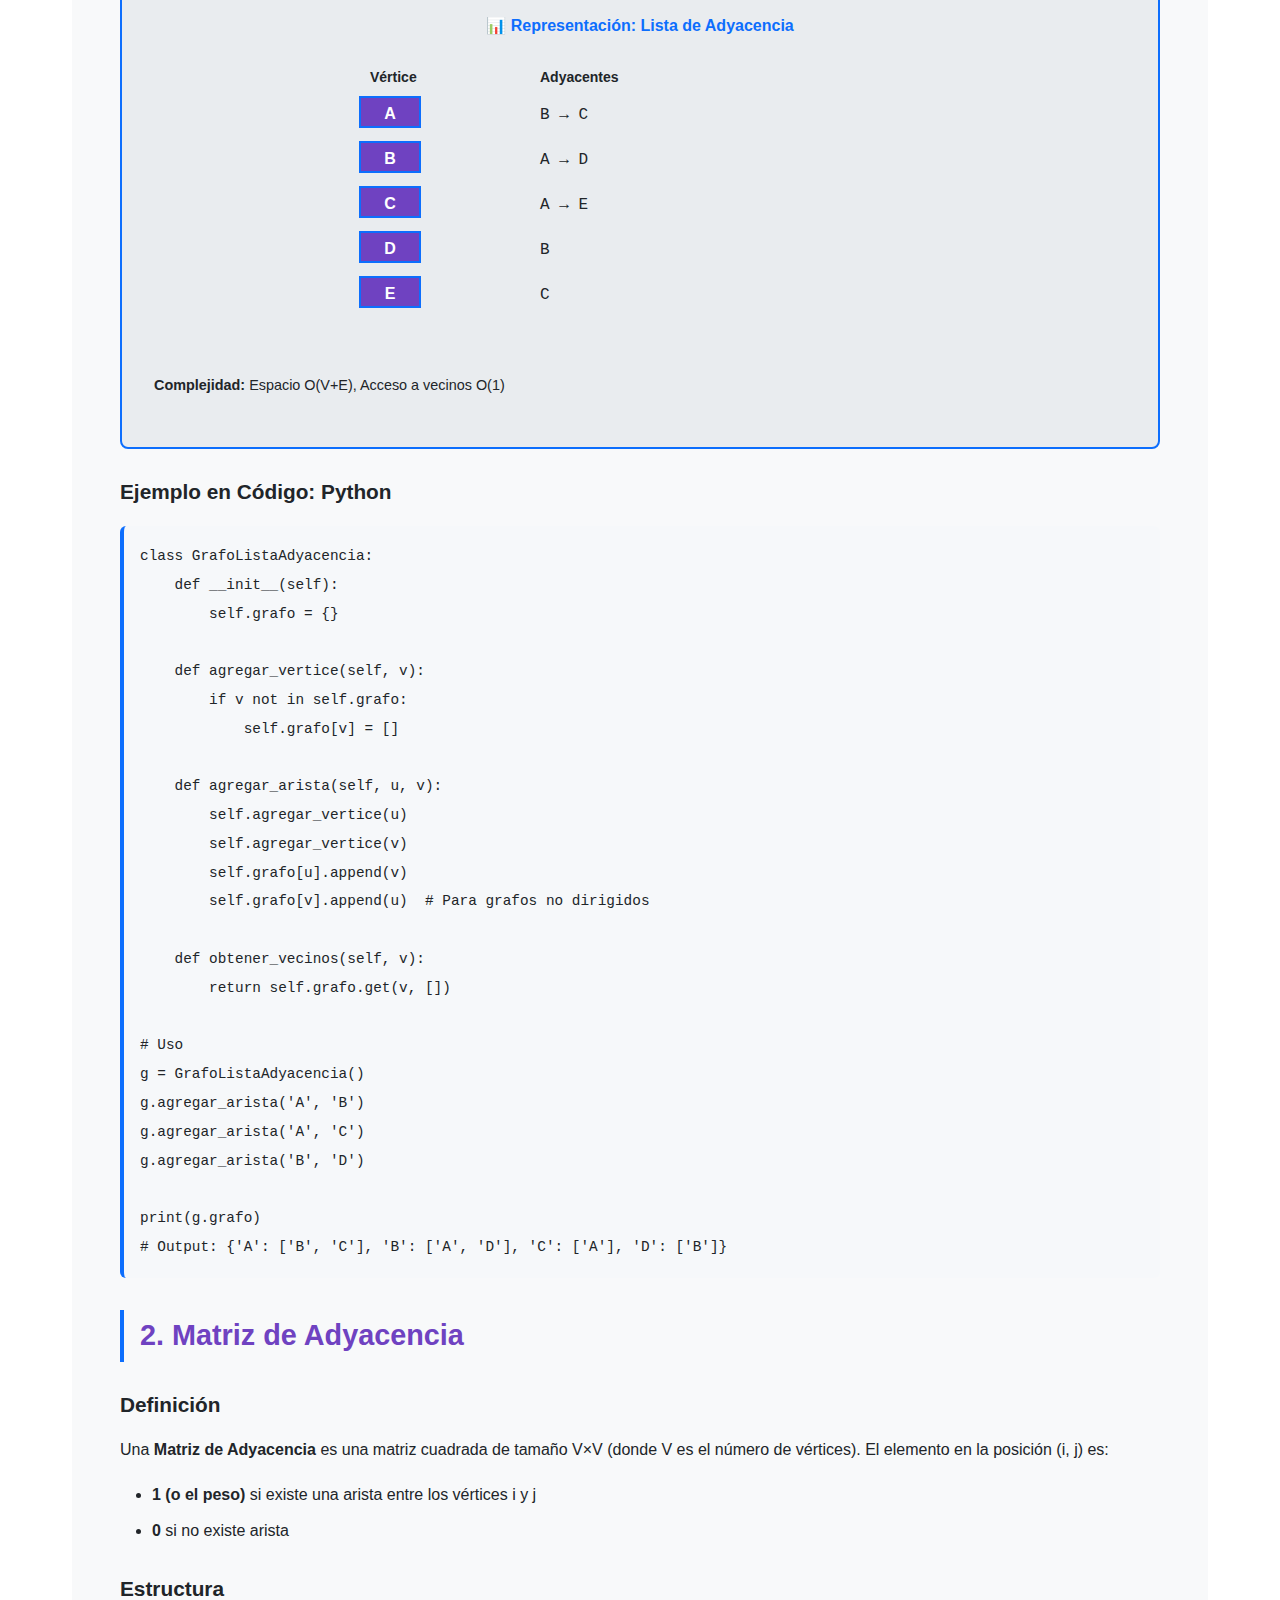
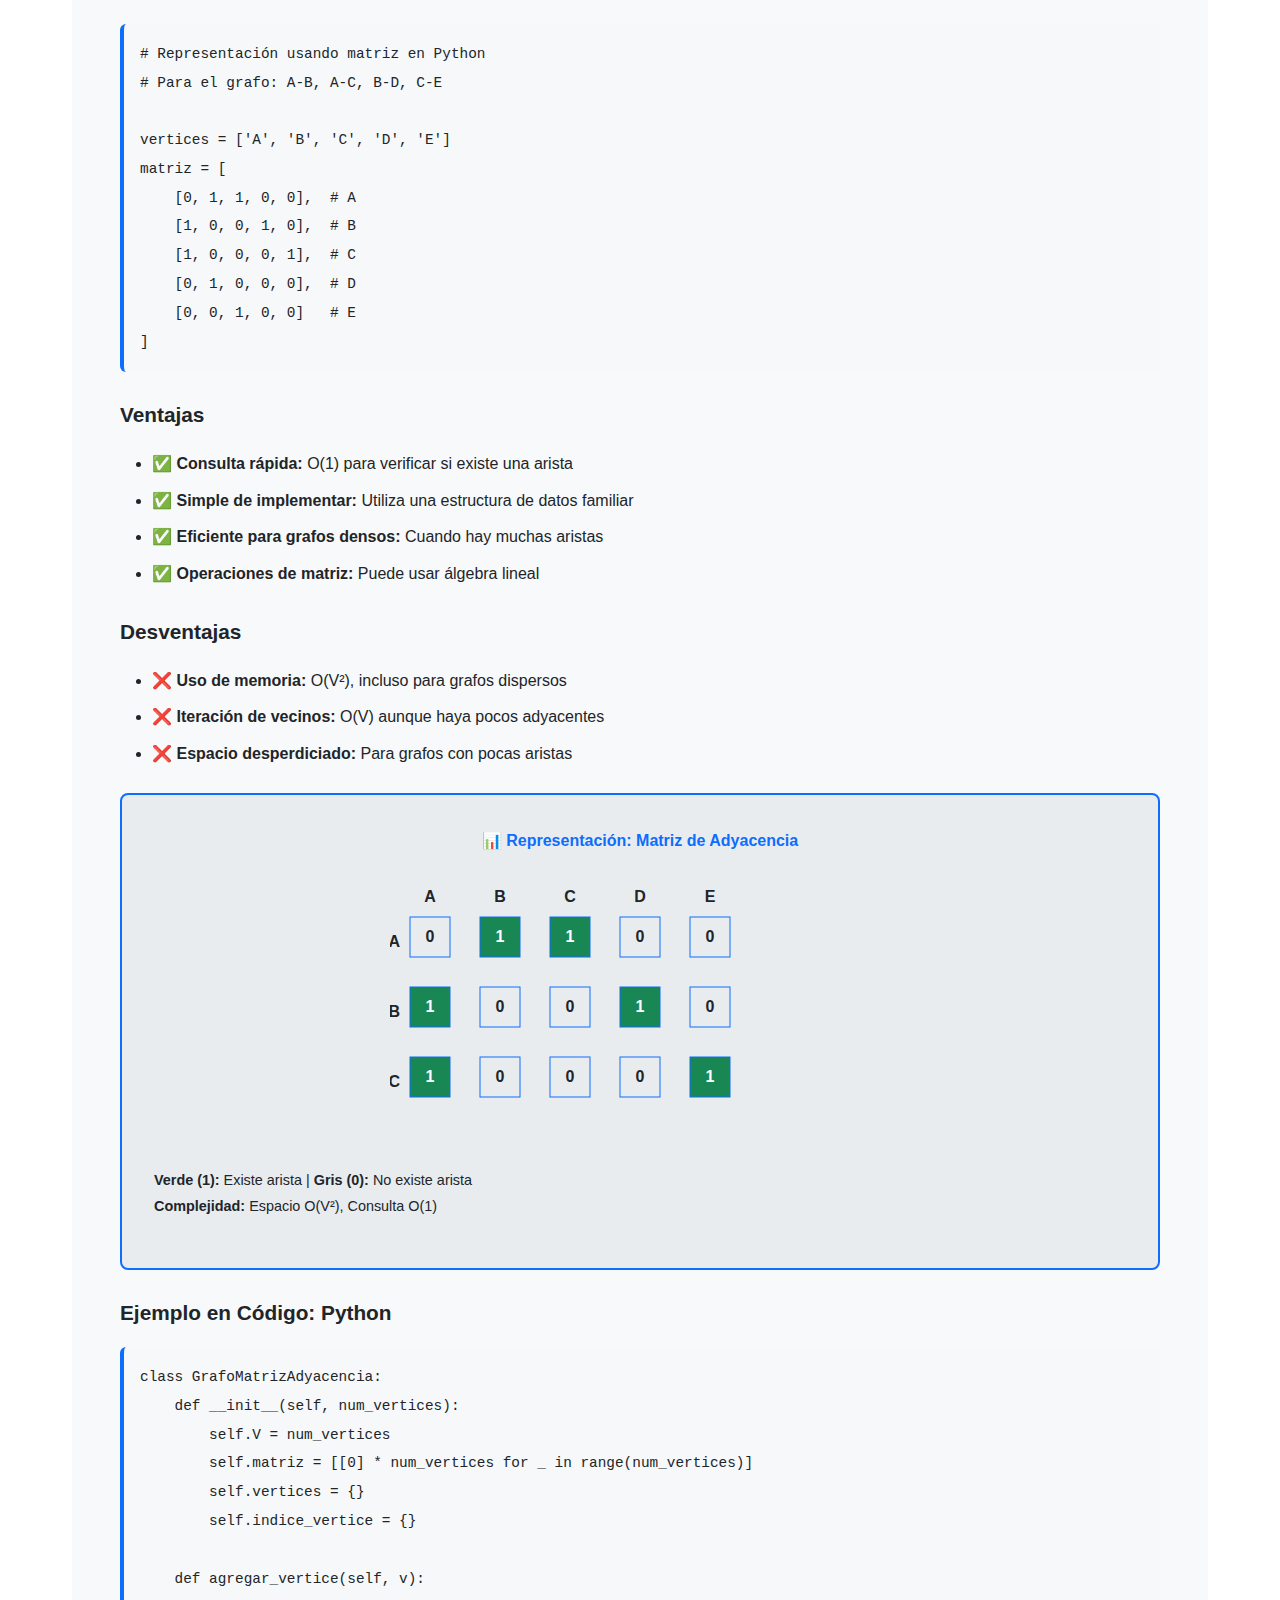
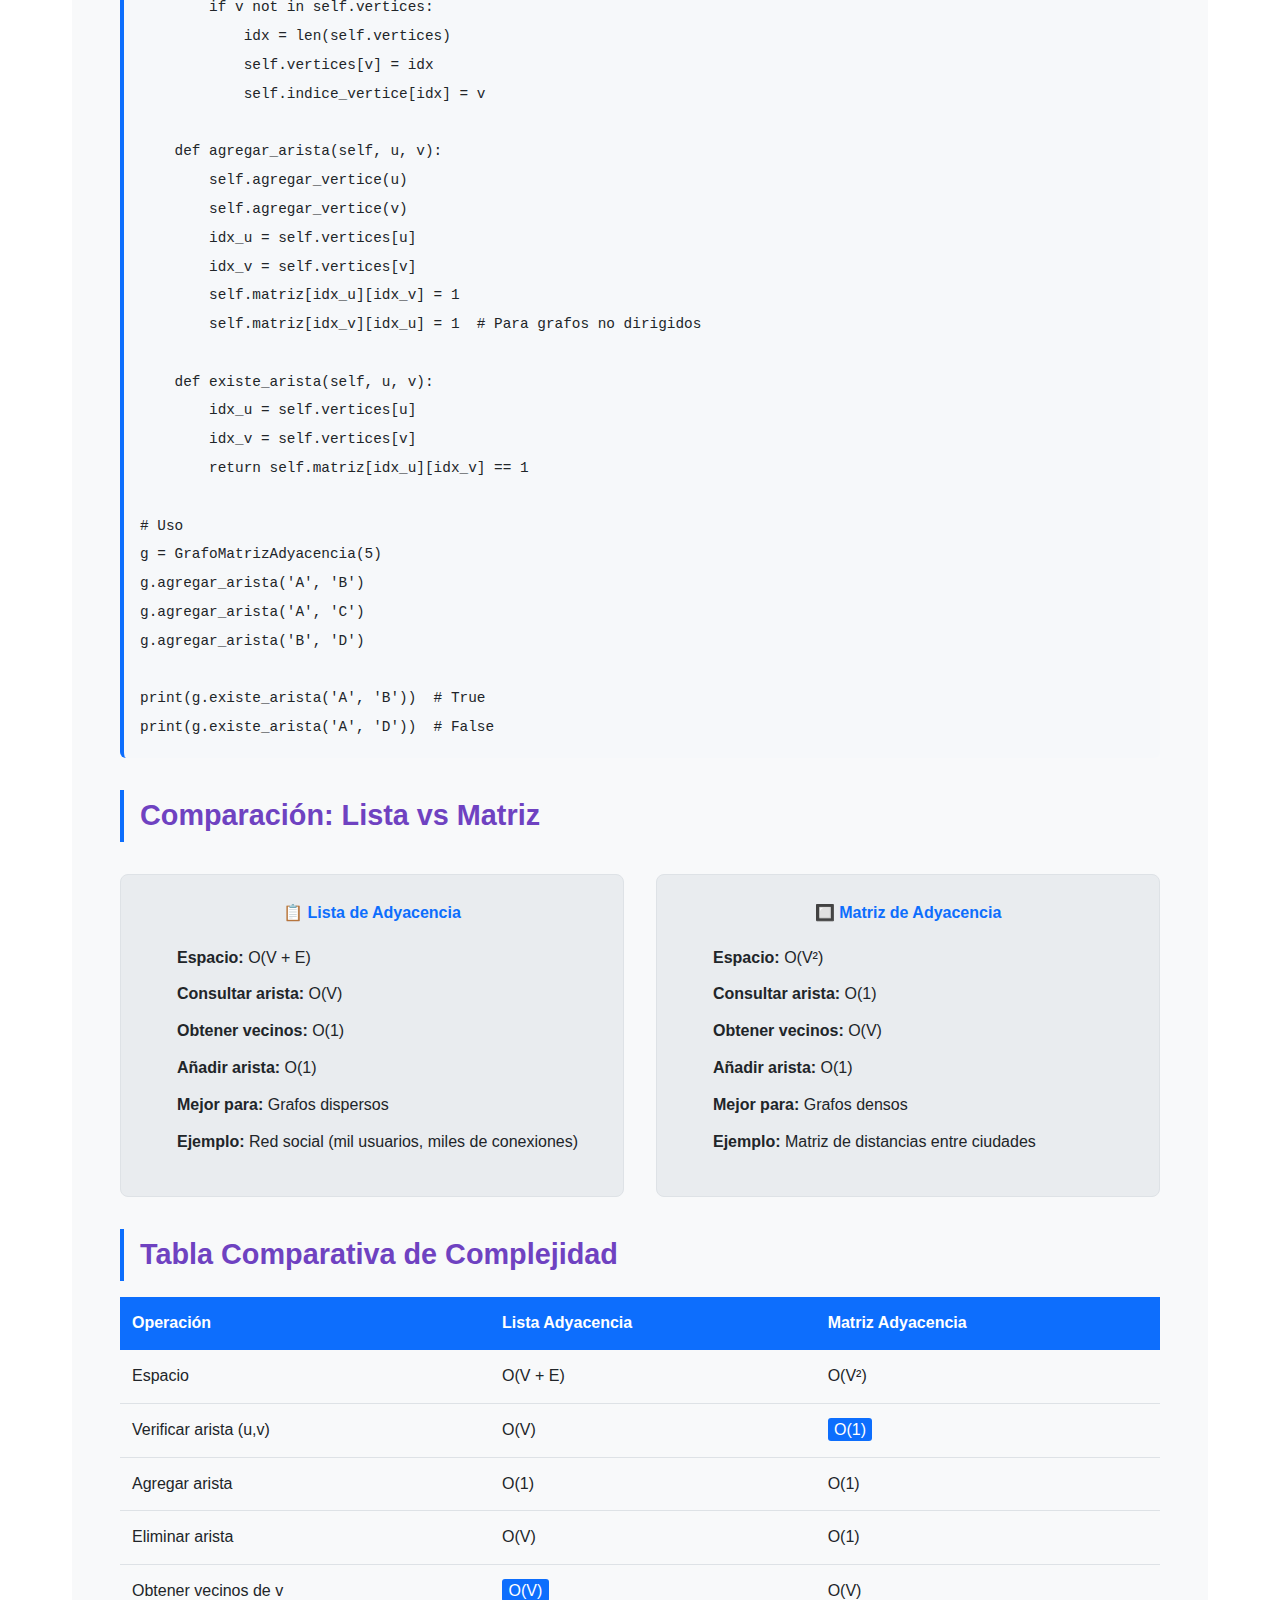
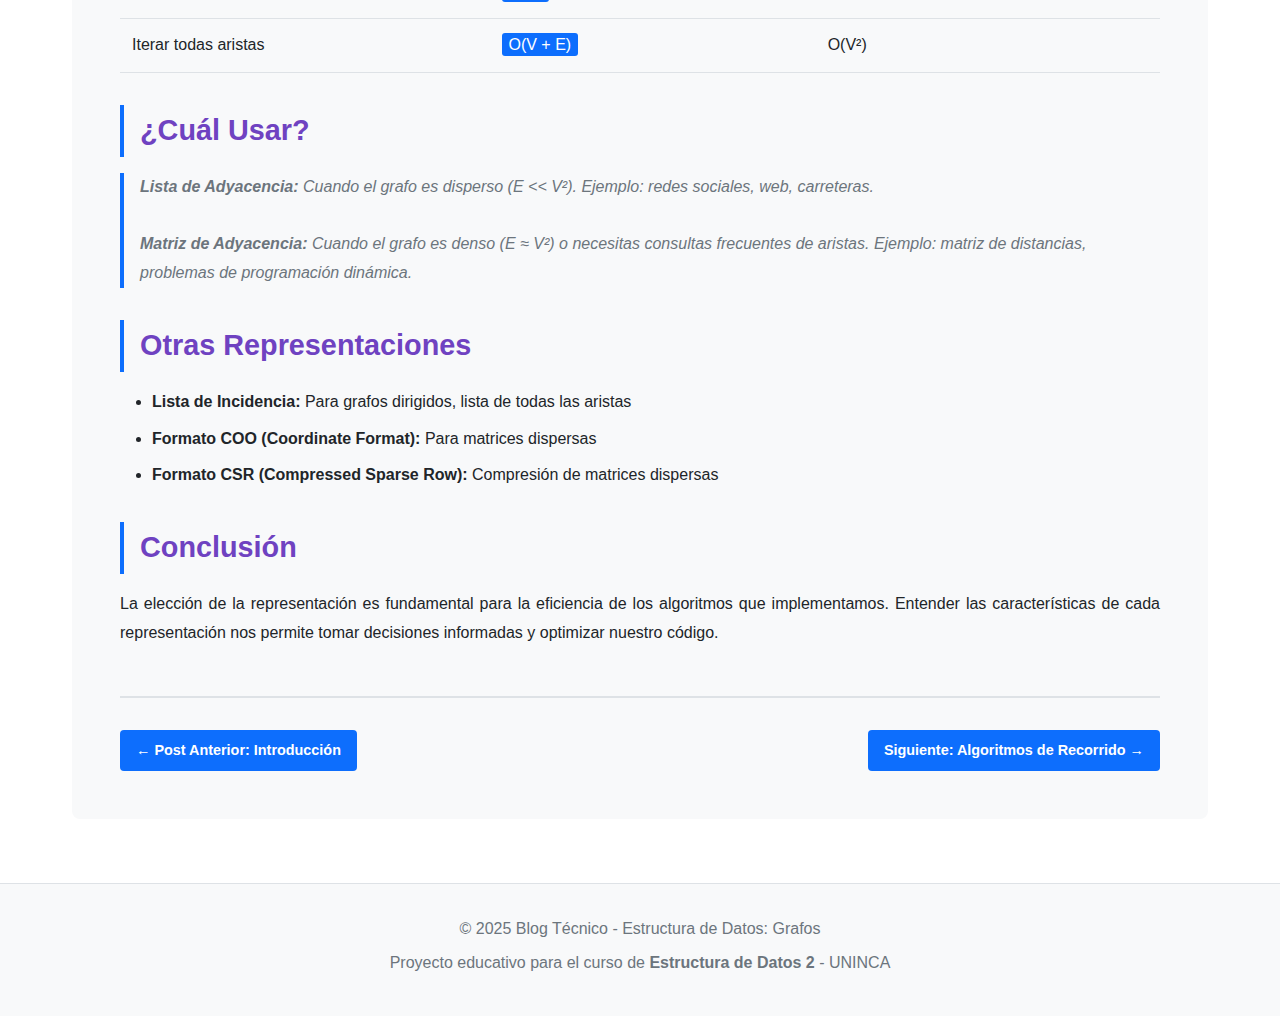
<file: blog/posts/post2.html>
<!DOCTYPE html>
<html lang="es">
<head>
    <meta charset="UTF-8">
    <meta name="viewport" content="width=device-width, initial-scale=1.0">
    <title>Post 2: Representación de Grafos | Blog Técnico</title>
    <link rel="stylesheet" href="../assets/css/stylecopy.css">
</head>
<body>
    <!-- Header -->
    <header>
        <nav>
            <div class="logo">
                <svg viewBox="0 0 30 30" xmlns="http://www.w3.org/2000/svg">
                    <circle cx="5" cy="5" r="3" fill="white"/>
                    <circle cx="25" cy="5" r="3" fill="white"/>
                    <circle cx="15" cy="25" r="3" fill="white"/>
                    <line x1="5" y1="5" x2="25" y2="5" stroke="white" stroke-width="1.5"/>
                    <line x1="5" y1="5" x2="15" y2="25" stroke="white" stroke-width="1.5"/>
                    <line x1="25" y1="5" x2="15" y2="25" stroke="white" stroke-width="1.5"/>
                </svg>
                Grafos Blog
            </div>
            <ul>
                <li><a href="../index.html">Inicio</a></li>
                <li><a href="../index.html#posts">Posts</a></li>
            </ul>
            <button id="theme-toggle" class="theme-toggle">🌙 Modo Oscuro</button>
        </nav>
    </header>

    <main>
        <article>
            <h1>Representación de Grafos en Memoria</h1>
            <div class="meta">
                <strong>Autor:</strong> Equipo Educativo | <strong>Fecha:</strong> 28 de Noviembre, 2025
                <br><strong>Tiempo de lectura:</strong> ⏱️ 10 minutos
            </div>

            <h2>Introducción</h2>
            <p>
                Una vez que entendemos qué es un grafo, el siguiente paso es aprender cómo representarlo en la memoria de una computadora. 
                Existen <strong>dos principales formas</strong> de representar un grafo:
            </p>
            <ol>
                <li><strong>Lista de Adyacencia</strong> - Eficiente en espacio para grafos dispersos</li>
                <li><strong>Matriz de Adyacencia</strong> - Eficiente en tiempo para consultas de aristas</li>
            </ol>

            <blockquote>
                "La elección entre Lista de Adyacencia y Matriz de Adyacencia depende de la naturaleza del grafo 
                (denso o disperso) y del tipo de operaciones que necesitas realizar."
            </blockquote>

            <h2>1. Lista de Adyacencia</h2>

            <h3>Definición</h3>
            <p>
                Una <strong>Lista de Adyacencia</strong> es una forma de representar un grafo utilizando una colección de listas. 
                Para cada vértice, se mantiene una lista de todos los vértices adyacentes (vecinos) a él.
            </p>

            <h3>Estructura</h3>
            <pre><code># Representación usando diccionario en Python
grafo = {
    'A': ['B', 'C'],
    'B': ['A', 'D'],
    'C': ['A', 'E'],
    'D': ['B'],
    'E': ['C']
}</code></pre>

            <h3>Ventajas</h3>
            <ul>
                <li>✅ <strong>Eficiente en espacio:</strong> O(V + E), ideal para grafos dispersos</li>
                <li>✅ <strong>Acceso a vecinos:</strong> Muy rápido para obtener los adyacentes</li>
                <li>✅ <strong>Flexible:</strong> Fácil agregar o remover aristas</li>
                <li>✅ <strong>Bajo consumo de memoria:</strong> Para grafos con pocas aristas</li>
            </ul>

            <h3>Desventajas</h3>
            <ul>
                <li>❌ <strong>Verificar arista:</strong> O(V) en el peor caso para verificar si existe una arista</li>
                <li>❌ <strong>Búsqueda lenta:</strong> Necesita iterar la lista para encontrar una arista específica</li>
            </ul>

            <!-- Diagrama Lista de Adyacencia -->
            <div class="diagram-container">
                <div class="diagram-title">📊 Representación: Lista de Adyacencia</div>
                <svg width="100%" height="300" viewBox="0 0 600 300" xmlns="http://www.w3.org/2000/svg" style="max-width: 600px; margin: 0 auto; display: block;">
                    <!-- Vértices en la izquierda -->
                    <text x="30" y="25" font-size="14" font-weight="bold" fill="var(--text-primary)">Vértice</text>
                    <text x="200" y="25" font-size="14" font-weight="bold" fill="var(--text-primary)">Adyacentes</text>

                    <!-- Filas de la lista -->
                    <g>
                        <rect x="20" y="40" width="60" height="30" fill="#6f42c1" stroke="#0d6efd" stroke-width="2"/>
                        <text x="50" y="62" text-anchor="middle" fill="white" font-weight="bold">A</text>

                        <text x="200" y="62" fill="var(--text-primary)" font-family="monospace">B → C</text>
                    </g>

                    <g>
                        <rect x="20" y="85" width="60" height="30" fill="#6f42c1" stroke="#0d6efd" stroke-width="2"/>
                        <text x="50" y="107" text-anchor="middle" fill="white" font-weight="bold">B</text>

                        <text x="200" y="107" fill="var(--text-primary)" font-family="monospace">A → D</text>
                    </g>

                    <g>
                        <rect x="20" y="130" width="60" height="30" fill="#6f42c1" stroke="#0d6efd" stroke-width="2"/>
                        <text x="50" y="152" text-anchor="middle" fill="white" font-weight="bold">C</text>

                        <text x="200" y="152" fill="var(--text-primary)" font-family="monospace">A → E</text>
                    </g>

                    <g>
                        <rect x="20" y="175" width="60" height="30" fill="#6f42c1" stroke="#0d6efd" stroke-width="2"/>
                        <text x="50" y="197" text-anchor="middle" fill="white" font-weight="bold">D</text>

                        <text x="200" y="197" fill="var(--text-primary)" font-family="monospace">B</text>
                    </g>

                    <g>
                        <rect x="20" y="220" width="60" height="30" fill="#6f42c1" stroke="#0d6efd" stroke-width="2"/>
                        <text x="50" y="242" text-anchor="middle" fill="white" font-weight="bold">E</text>

                        <text x="200" y="242" fill="var(--text-primary)" font-family="monospace">C</text>
                    </g>
                </svg>
                <p style="margin-top: 1rem; font-size: 0.9rem;">
                    <strong>Complejidad:</strong> Espacio O(V+E), Acceso a vecinos O(1)
                </p>
            </div>

            <h3>Ejemplo en Código: Python</h3>
            <pre><code>class GrafoListaAdyacencia:
    def __init__(self):
        self.grafo = {}
    
    def agregar_vertice(self, v):
        if v not in self.grafo:
            self.grafo[v] = []
    
    def agregar_arista(self, u, v):
        self.agregar_vertice(u)
        self.agregar_vertice(v)
        self.grafo[u].append(v)
        self.grafo[v].append(u)  # Para grafos no dirigidos
    
    def obtener_vecinos(self, v):
        return self.grafo.get(v, [])

# Uso
g = GrafoListaAdyacencia()
g.agregar_arista('A', 'B')
g.agregar_arista('A', 'C')
g.agregar_arista('B', 'D')

print(g.grafo)  
# Output: {'A': ['B', 'C'], 'B': ['A', 'D'], 'C': ['A'], 'D': ['B']}</code></pre>

            <h2>2. Matriz de Adyacencia</h2>

            <h3>Definición</h3>
            <p>
                Una <strong>Matriz de Adyacencia</strong> es una matriz cuadrada de tamaño V×V (donde V es el número de vértices). 
                El elemento en la posición (i, j) es:
            </p>
            <ul>
                <li><strong>1 (o el peso)</strong> si existe una arista entre los vértices i y j</li>
                <li><strong>0</strong> si no existe arista</li>
            </ul>

            <h3>Estructura</h3>
            <pre><code># Representación usando matriz en Python
# Para el grafo: A-B, A-C, B-D, C-E

vertices = ['A', 'B', 'C', 'D', 'E']
matriz = [
    [0, 1, 1, 0, 0],  # A
    [1, 0, 0, 1, 0],  # B
    [1, 0, 0, 0, 1],  # C
    [0, 1, 0, 0, 0],  # D
    [0, 0, 1, 0, 0]   # E
]</code></pre>

            <h3>Ventajas</h3>
            <ul>
                <li>✅ <strong>Consulta rápida:</strong> O(1) para verificar si existe una arista</li>
                <li>✅ <strong>Simple de implementar:</strong> Utiliza una estructura de datos familiar</li>
                <li>✅ <strong>Eficiente para grafos densos:</strong> Cuando hay muchas aristas</li>
                <li>✅ <strong>Operaciones de matriz:</strong> Puede usar álgebra lineal</li>
            </ul>

            <h3>Desventajas</h3>
            <ul>
                <li>❌ <strong>Uso de memoria:</strong> O(V²), incluso para grafos dispersos</li>
                <li>❌ <strong>Iteración de vecinos:</strong> O(V) aunque haya pocos adyacentes</li>
                <li>❌ <strong>Espacio desperdiciado:</strong> Para grafos con pocas aristas</li>
            </ul>

            <!-- Diagrama Matriz de Adyacencia -->
            <div class="diagram-container">
                <div class="diagram-title">📊 Representación: Matriz de Adyacencia</div>
                <svg width="100%" height="280" viewBox="0 0 500 280" xmlns="http://www.w3.org/2000/svg" style="max-width: 500px; margin: 0 auto; display: block;">
                    <!-- Encabezados -->
                    <text x="40" y="30" text-anchor="middle" font-weight="bold" fill="var(--text-primary)">A</text>
                    <text x="110" y="30" text-anchor="middle" font-weight="bold" fill="var(--text-primary)">B</text>
                    <text x="180" y="30" text-anchor="middle" font-weight="bold" fill="var(--text-primary)">C</text>
                    <text x="250" y="30" text-anchor="middle" font-weight="bold" fill="var(--text-primary)">D</text>
                    <text x="320" y="30" text-anchor="middle" font-weight="bold" fill="var(--text-primary)">E</text>

                    <!-- Etiquetas izquierda -->
                    <text x="10" y="75" text-anchor="end" font-weight="bold" fill="var(--text-primary)">A</text>
                    <text x="10" y="145" text-anchor="end" font-weight="bold" fill="var(--text-primary)">B</text>
                    <text x="10" y="215" text-anchor="end" font-weight="bold" fill="var(--text-primary)">C</text>

                    <!-- Fila A -->
                    <g>
                        <rect x="20" y="45" width="40" height="40" fill="#e9ecef" stroke="#0d6efd" stroke-width="1"/>
                        <text x="40" y="70" text-anchor="middle" fill="var(--text-primary)" font-weight="bold">0</text>

                        <rect x="90" y="45" width="40" height="40" fill="#198754" stroke="#0d6efd" stroke-width="1"/>
                        <text x="110" y="70" text-anchor="middle" fill="white" font-weight="bold">1</text>

                        <rect x="160" y="45" width="40" height="40" fill="#198754" stroke="#0d6efd" stroke-width="1"/>
                        <text x="180" y="70" text-anchor="middle" fill="white" font-weight="bold">1</text>

                        <rect x="230" y="45" width="40" height="40" fill="#e9ecef" stroke="#0d6efd" stroke-width="1"/>
                        <text x="250" y="70" text-anchor="middle" fill="var(--text-primary)" font-weight="bold">0</text>

                        <rect x="300" y="45" width="40" height="40" fill="#e9ecef" stroke="#0d6efd" stroke-width="1"/>
                        <text x="320" y="70" text-anchor="middle" fill="var(--text-primary)" font-weight="bold">0</text>
                    </g>

                    <!-- Fila B -->
                    <g>
                        <rect x="20" y="115" width="40" height="40" fill="#198754" stroke="#0d6efd" stroke-width="1"/>
                        <text x="40" y="140" text-anchor="middle" fill="white" font-weight="bold">1</text>

                        <rect x="90" y="115" width="40" height="40" fill="#e9ecef" stroke="#0d6efd" stroke-width="1"/>
                        <text x="110" y="140" text-anchor="middle" fill="var(--text-primary)" font-weight="bold">0</text>

                        <rect x="160" y="115" width="40" height="40" fill="#e9ecef" stroke="#0d6efd" stroke-width="1"/>
                        <text x="180" y="140" text-anchor="middle" fill="var(--text-primary)" font-weight="bold">0</text>

                        <rect x="230" y="115" width="40" height="40" fill="#198754" stroke="#0d6efd" stroke-width="1"/>
                        <text x="250" y="140" text-anchor="middle" fill="white" font-weight="bold">1</text>

                        <rect x="300" y="115" width="40" height="40" fill="#e9ecef" stroke="#0d6efd" stroke-width="1"/>
                        <text x="320" y="140" text-anchor="middle" fill="var(--text-primary)" font-weight="bold">0</text>
                    </g>

                    <!-- Fila C -->
                    <g>
                        <rect x="20" y="185" width="40" height="40" fill="#198754" stroke="#0d6efd" stroke-width="1"/>
                        <text x="40" y="210" text-anchor="middle" fill="white" font-weight="bold">1</text>

                        <rect x="90" y="185" width="40" height="40" fill="#e9ecef" stroke="#0d6efd" stroke-width="1"/>
                        <text x="110" y="210" text-anchor="middle" fill="var(--text-primary)" font-weight="bold">0</text>

                        <rect x="160" y="185" width="40" height="40" fill="#e9ecef" stroke="#0d6efd" stroke-width="1"/>
                        <text x="180" y="210" text-anchor="middle" fill="var(--text-primary)" font-weight="bold">0</text>

                        <rect x="230" y="185" width="40" height="40" fill="#e9ecef" stroke="#0d6efd" stroke-width="1"/>
                        <text x="250" y="210" text-anchor="middle" fill="var(--text-primary)" font-weight="bold">0</text>

                        <rect x="300" y="185" width="40" height="40" fill="#198754" stroke="#0d6efd" stroke-width="1"/>
                        <text x="320" y="210" text-anchor="middle" fill="white" font-weight="bold">1</text>
                    </g>
                </svg>
                <p style="margin-top: 1rem; font-size: 0.9rem;">
                    <strong>Verde (1):</strong> Existe arista | <strong>Gris (0):</strong> No existe arista<br>
                    <strong>Complejidad:</strong> Espacio O(V²), Consulta O(1)
                </p>
            </div>

            <h3>Ejemplo en Código: Python</h3>
            <pre><code>class GrafoMatrizAdyacencia:
    def __init__(self, num_vertices):
        self.V = num_vertices
        self.matriz = [[0] * num_vertices for _ in range(num_vertices)]
        self.vertices = {}
        self.indice_vertice = {}
    
    def agregar_vertice(self, v):
        if v not in self.vertices:
            idx = len(self.vertices)
            self.vertices[v] = idx
            self.indice_vertice[idx] = v
    
    def agregar_arista(self, u, v):
        self.agregar_vertice(u)
        self.agregar_vertice(v)
        idx_u = self.vertices[u]
        idx_v = self.vertices[v]
        self.matriz[idx_u][idx_v] = 1
        self.matriz[idx_v][idx_u] = 1  # Para grafos no dirigidos
    
    def existe_arista(self, u, v):
        idx_u = self.vertices[u]
        idx_v = self.vertices[v]
        return self.matriz[idx_u][idx_v] == 1

# Uso
g = GrafoMatrizAdyacencia(5)
g.agregar_arista('A', 'B')
g.agregar_arista('A', 'C')
g.agregar_arista('B', 'D')

print(g.existe_arista('A', 'B'))  # True
print(g.existe_arista('A', 'D'))  # False</code></pre>

            <h2>Comparación: Lista vs Matriz</h2>

            <div class="comparison">
                <div class="comparison-item">
                    <h4>📋 Lista de Adyacencia</h4>
                    <ul style="list-style: none; padding: 0;">
                        <li><strong>Espacio:</strong> O(V + E)</li>
                        <li><strong>Consultar arista:</strong> O(V)</li>
                        <li><strong>Obtener vecinos:</strong> O(1)</li>
                        <li><strong>Añadir arista:</strong> O(1)</li>
                        <li><strong>Mejor para:</strong> Grafos dispersos</li>
                        <li><strong>Ejemplo:</strong> Red social (mil usuarios, miles de conexiones)</li>
                    </ul>
                </div>
                <div class="comparison-item">
                    <h4>🔲 Matriz de Adyacencia</h4>
                    <ul style="list-style: none; padding: 0;">
                        <li><strong>Espacio:</strong> O(V²)</li>
                        <li><strong>Consultar arista:</strong> O(1)</li>
                        <li><strong>Obtener vecinos:</strong> O(V)</li>
                        <li><strong>Añadir arista:</strong> O(1)</li>
                        <li><strong>Mejor para:</strong> Grafos densos</li>
                        <li><strong>Ejemplo:</strong> Matriz de distancias entre ciudades</li>
                    </ul>
                </div>
            </div>

            <h2>Tabla Comparativa de Complejidad</h2>
            <table>
                <thead>
                    <tr>
                        <th>Operación</th>
                        <th>Lista Adyacencia</th>
                        <th>Matriz Adyacencia</th>
                    </tr>
                </thead>
                <tbody>
                    <tr>
                        <td>Espacio</td>
                        <td>O(V + E)</td>
                        <td>O(V²)</td>
                    </tr>
                    <tr>
                        <td>Verificar arista (u,v)</td>
                        <td>O(V)</td>
                        <td><span class="highlight">O(1)</span></td>
                    </tr>
                    <tr>
                        <td>Agregar arista</td>
                        <td>O(1)</td>
                        <td>O(1)</td>
                    </tr>
                    <tr>
                        <td>Eliminar arista</td>
                        <td>O(V)</td>
                        <td>O(1)</td>
                    </tr>
                    <tr>
                        <td>Obtener vecinos de v</td>
                        <td><span class="highlight">O(V)</span></td>
                        <td>O(V)</td>
                    </tr>
                    <tr>
                        <td>Iterar todas aristas</td>
                        <td><span class="highlight">O(V + E)</span></td>
                        <td>O(V²)</td>
                    </tr>
                </tbody>
            </table>

            <h2>¿Cuál Usar?</h2>
            <blockquote>
                <strong>Lista de Adyacencia:</strong> Cuando el grafo es disperso (E << V²). Ejemplo: redes sociales, web, carreteras.
                <br><br>
                <strong>Matriz de Adyacencia:</strong> Cuando el grafo es denso (E ≈ V²) o necesitas consultas frecuentes de aristas. Ejemplo: matriz de distancias, problemas de programación dinámica.
            </blockquote>

            <h2>Otras Representaciones</h2>
            <ul>
                <li><strong>Lista de Incidencia:</strong> Para grafos dirigidos, lista de todas las aristas</li>
                <li><strong>Formato COO (Coordinate Format):</strong> Para matrices dispersas</li>
                <li><strong>Formato CSR (Compressed Sparse Row):</strong> Compresión de matrices dispersas</li>
            </ul>

            <h2>Conclusión</h2>
            <p>
                La elección de la representación es fundamental para la eficiencia de los algoritmos que implementamos. 
                Entender las características de cada representación nos permite tomar decisiones informadas y optimizar nuestro código.
            </p>

            <!-- Navegación de posts -->
            <div style="margin-top: 3rem; padding-top: 2rem; border-top: 2px solid var(--border-color);">
                <div style="display: flex; justify-content: space-between; flex-wrap: wrap; gap: 1rem;">
                    <a href="post1.html" class="btn btn-small">← Post Anterior: Introducción</a>
                    <a href="post3.html" class="btn btn-small">Siguiente: Algoritmos de Recorrido →</a>
                </div>
            </div>
        </article>
    </main>

    <!-- Footer -->
    <footer>
        <p>&copy; 2025 Blog Técnico - Estructura de Datos: Grafos</p>
        <p>Proyecto educativo para el curso de <strong>Estructura de Datos 2</strong> - UNINCA</p>
    </footer>

    <script src="../assets/js/script.js"></script>
</body>
</html>
</file>
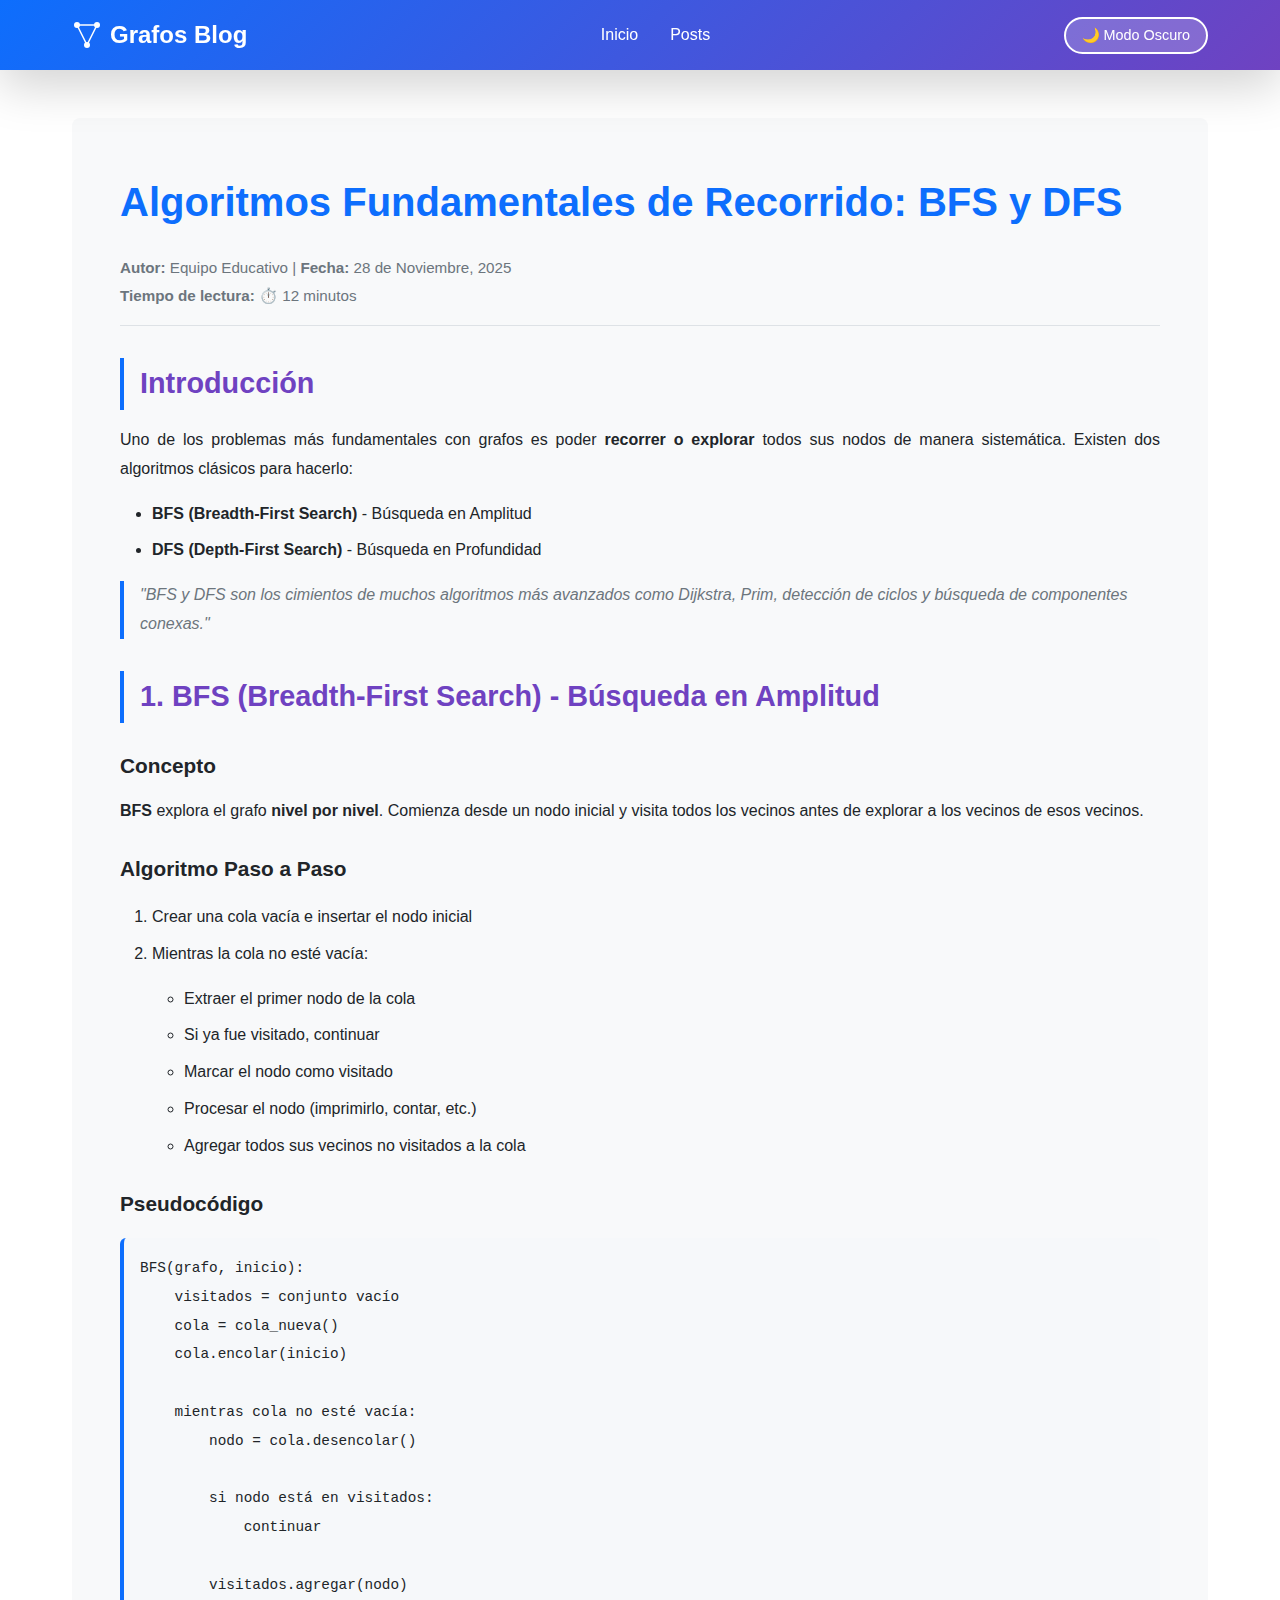
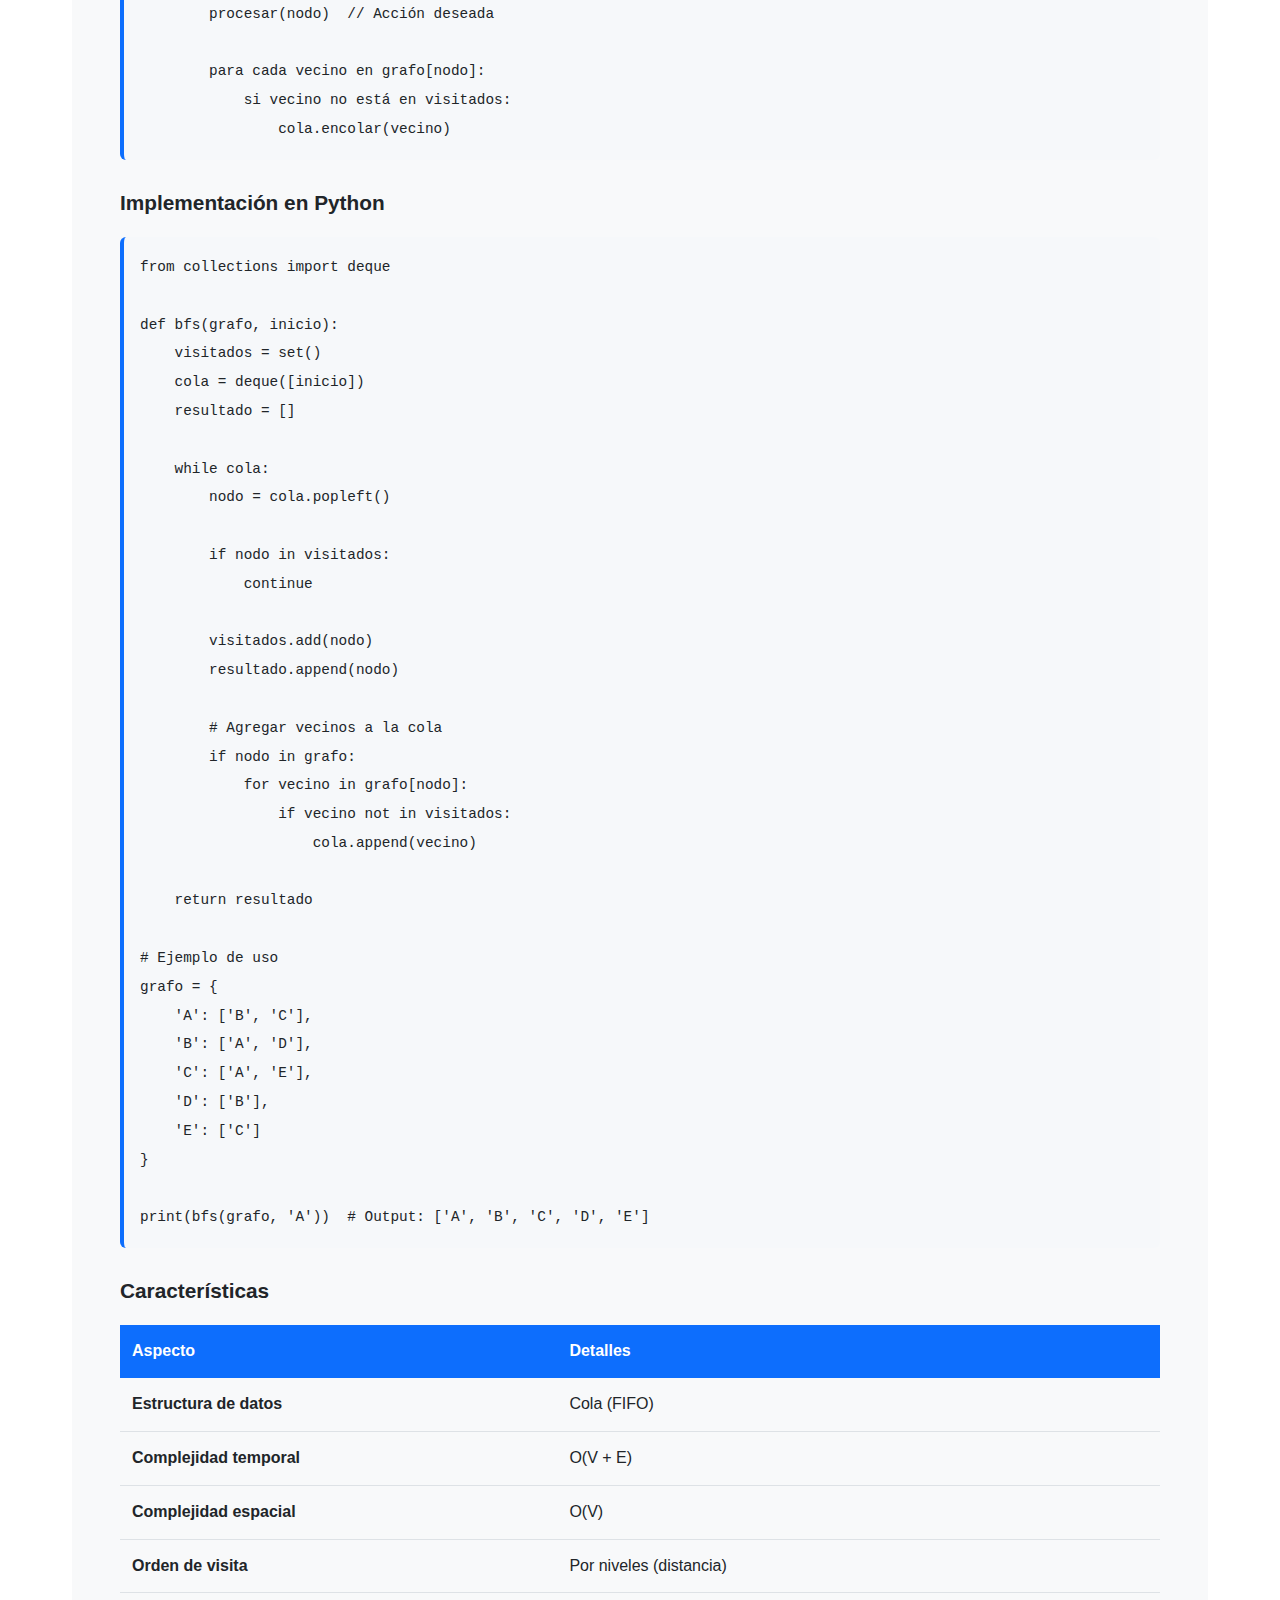
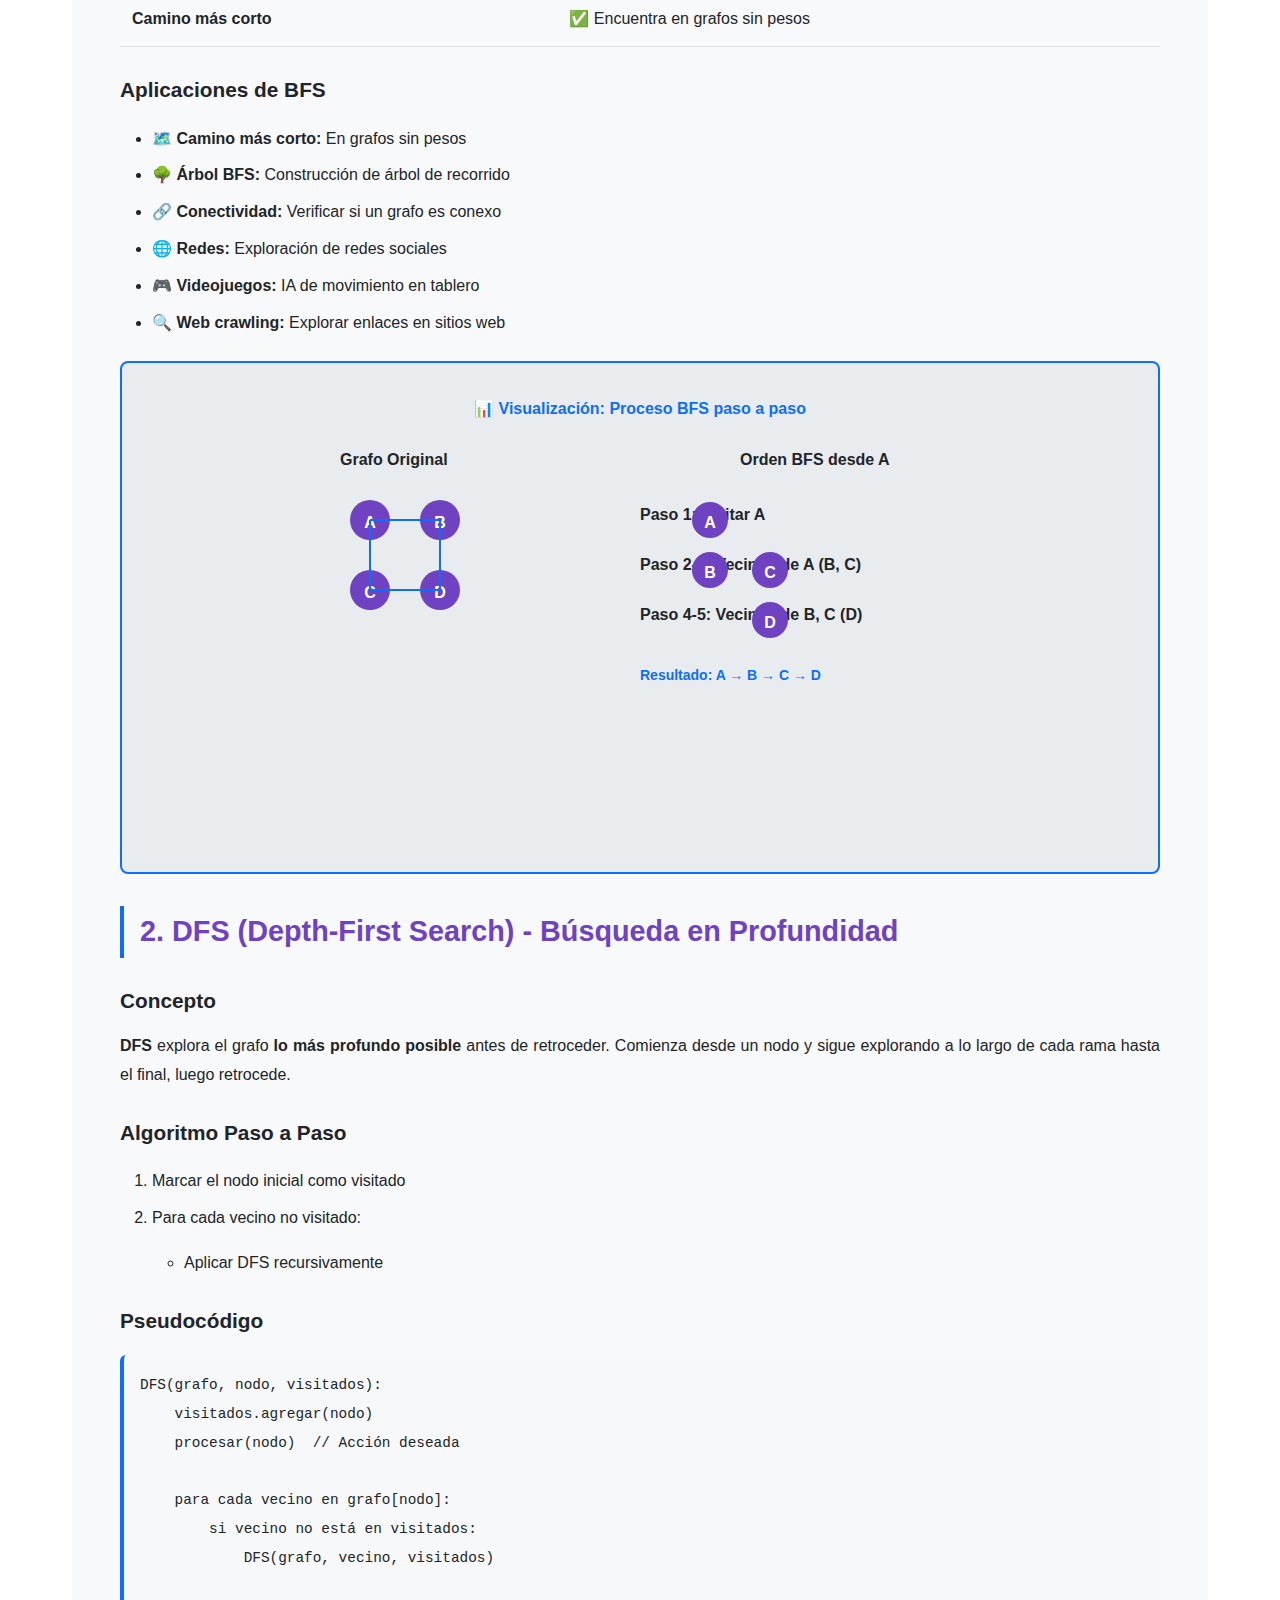
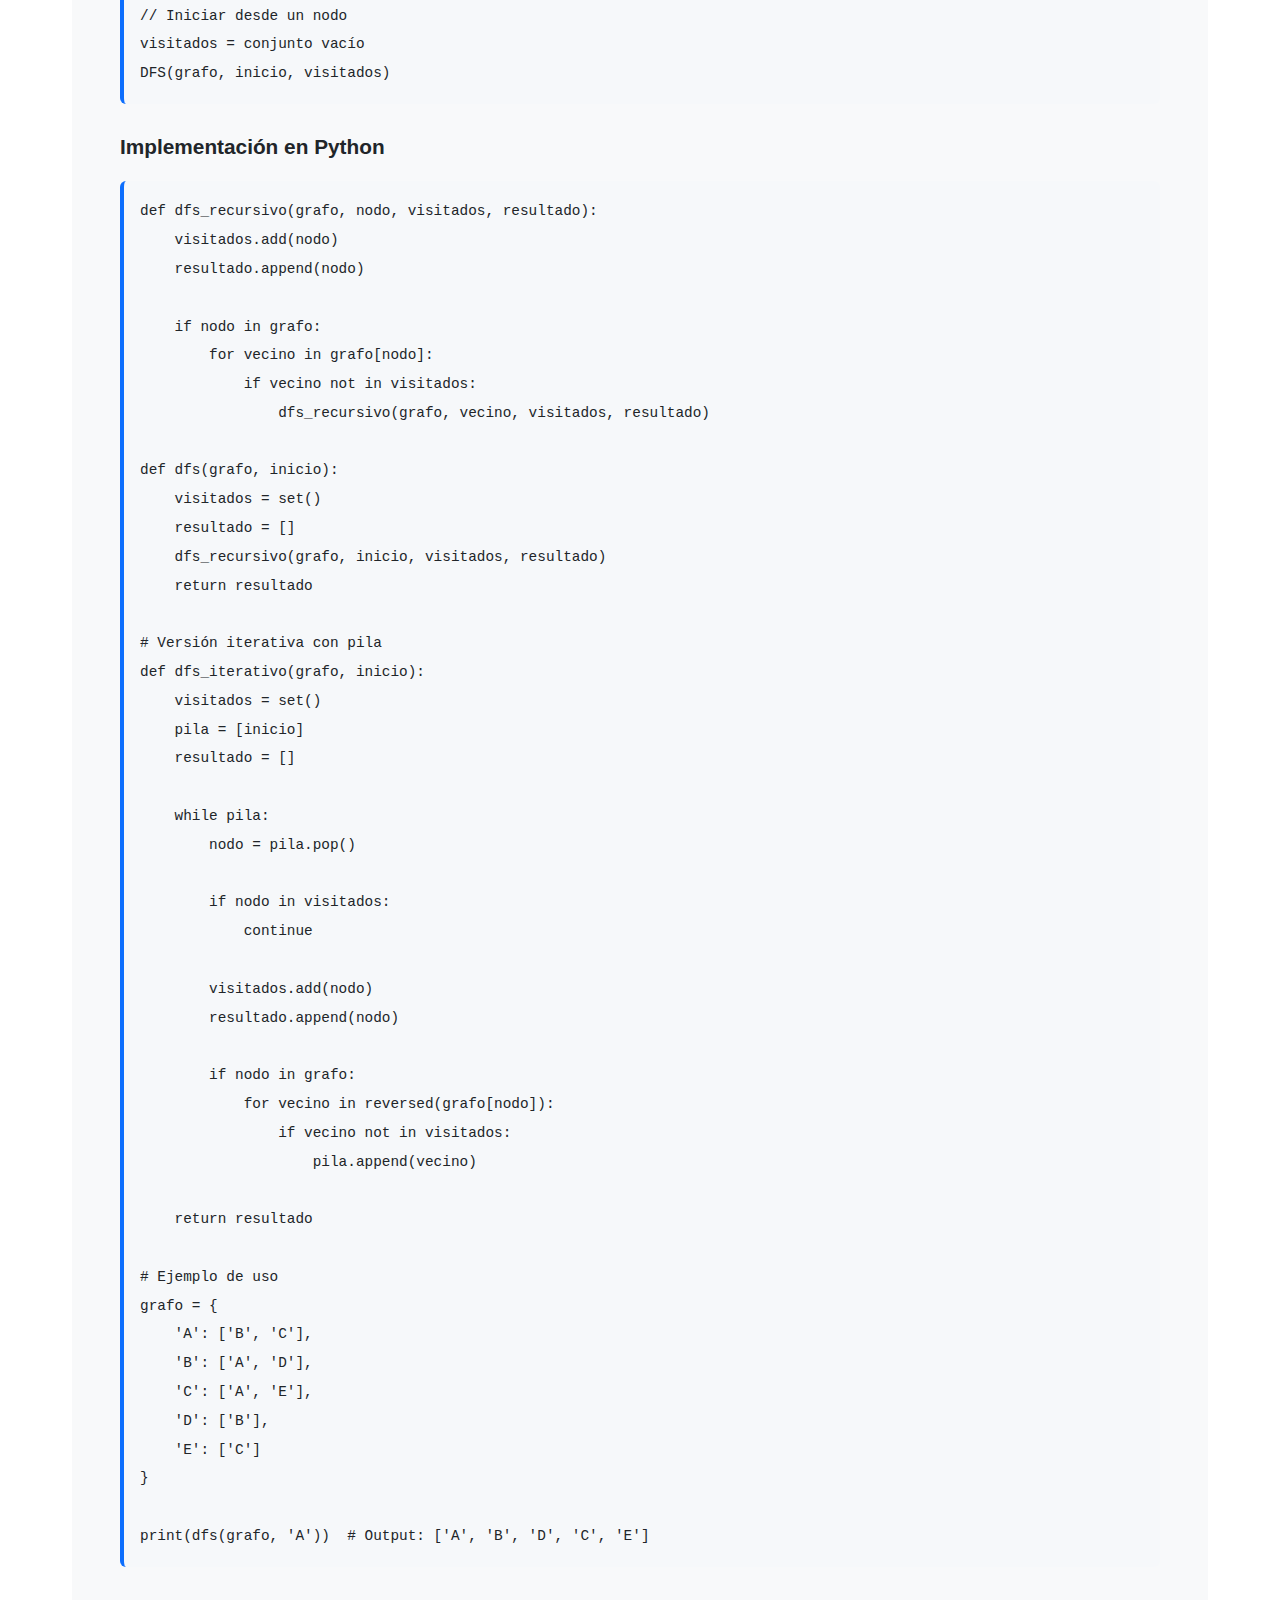
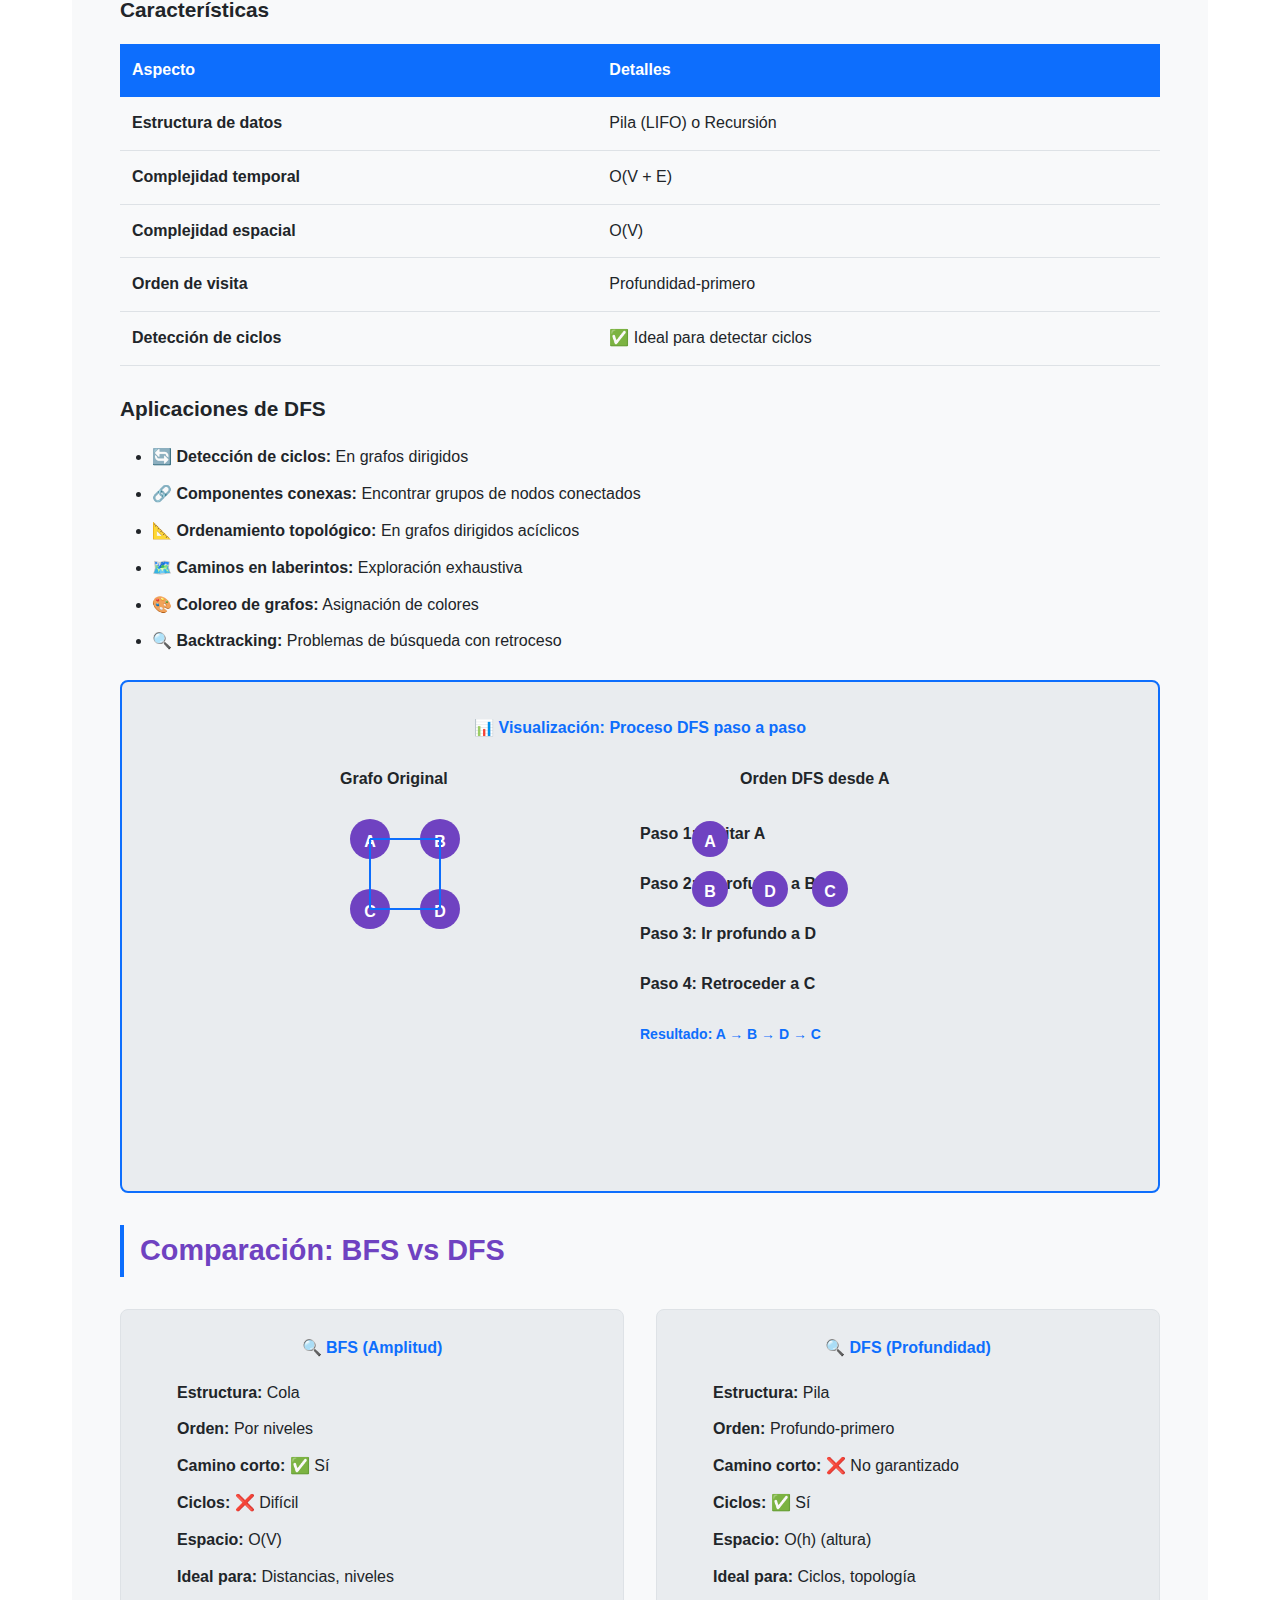
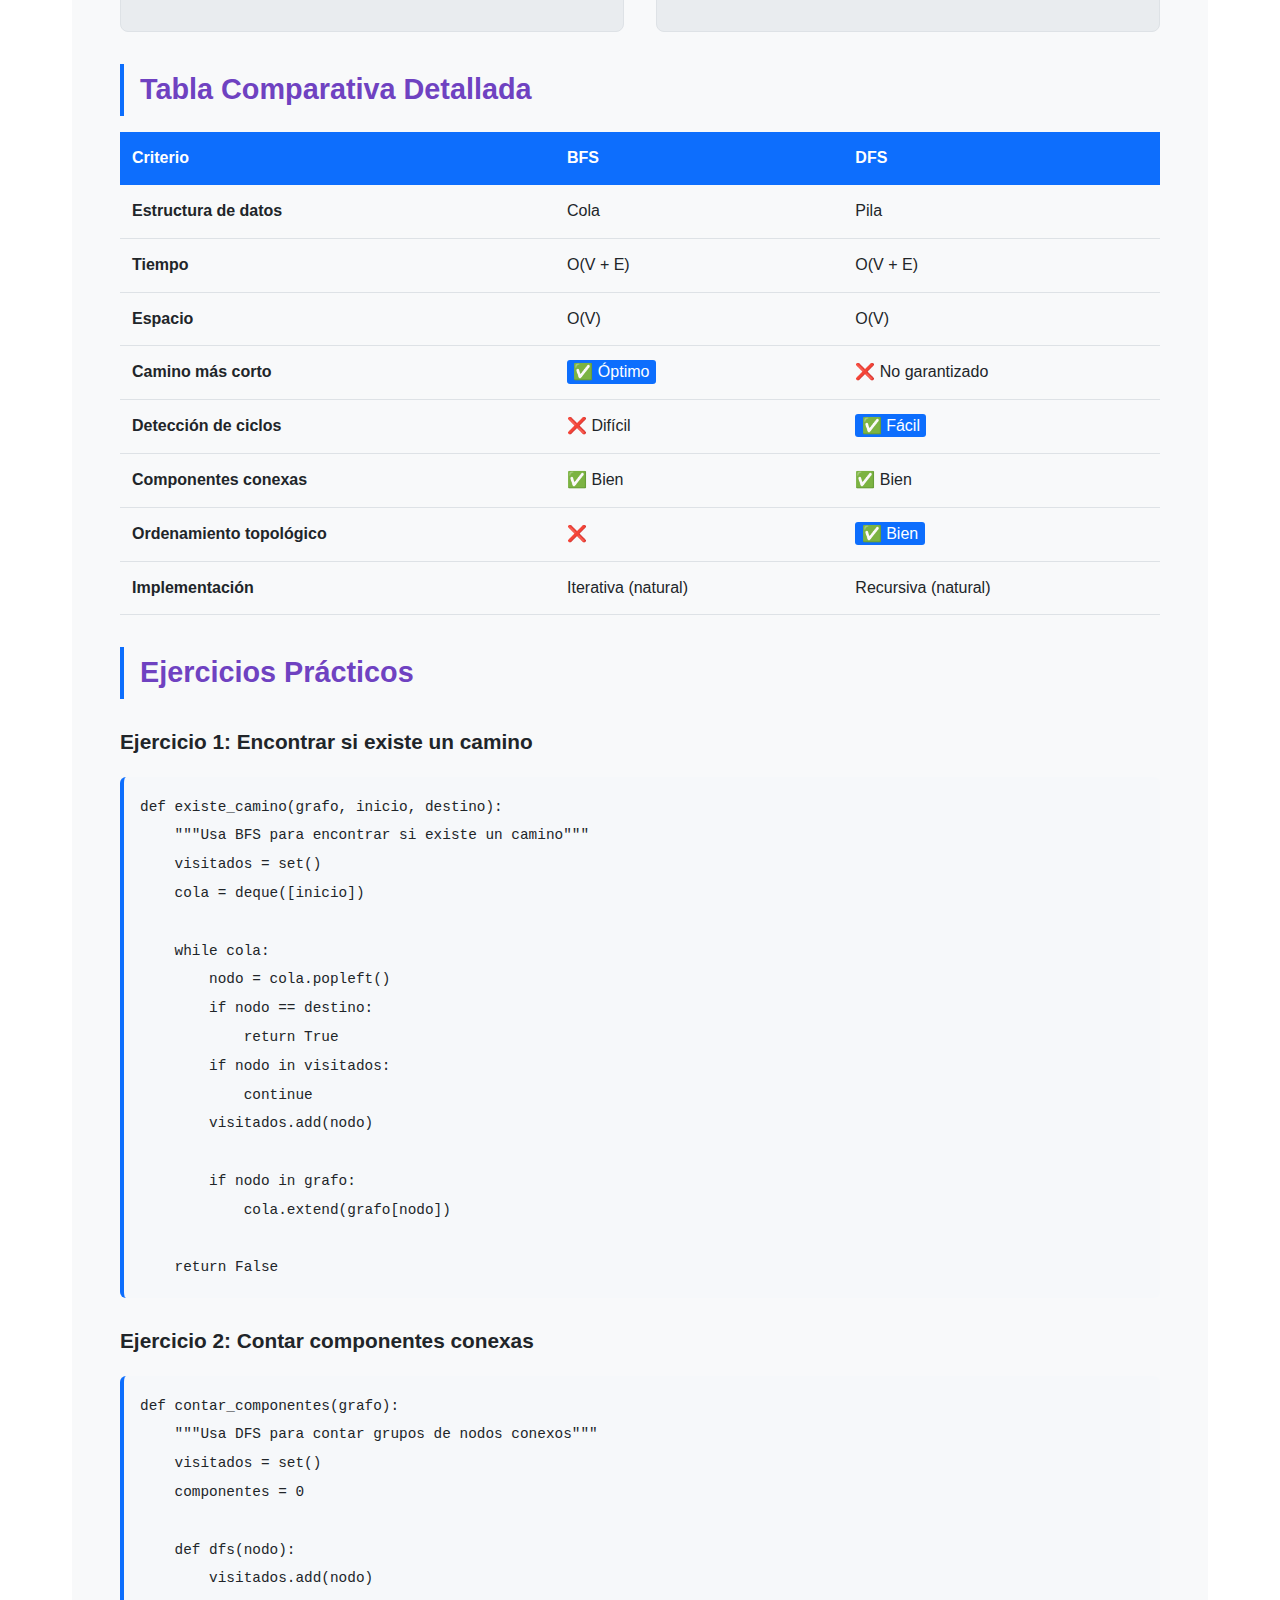
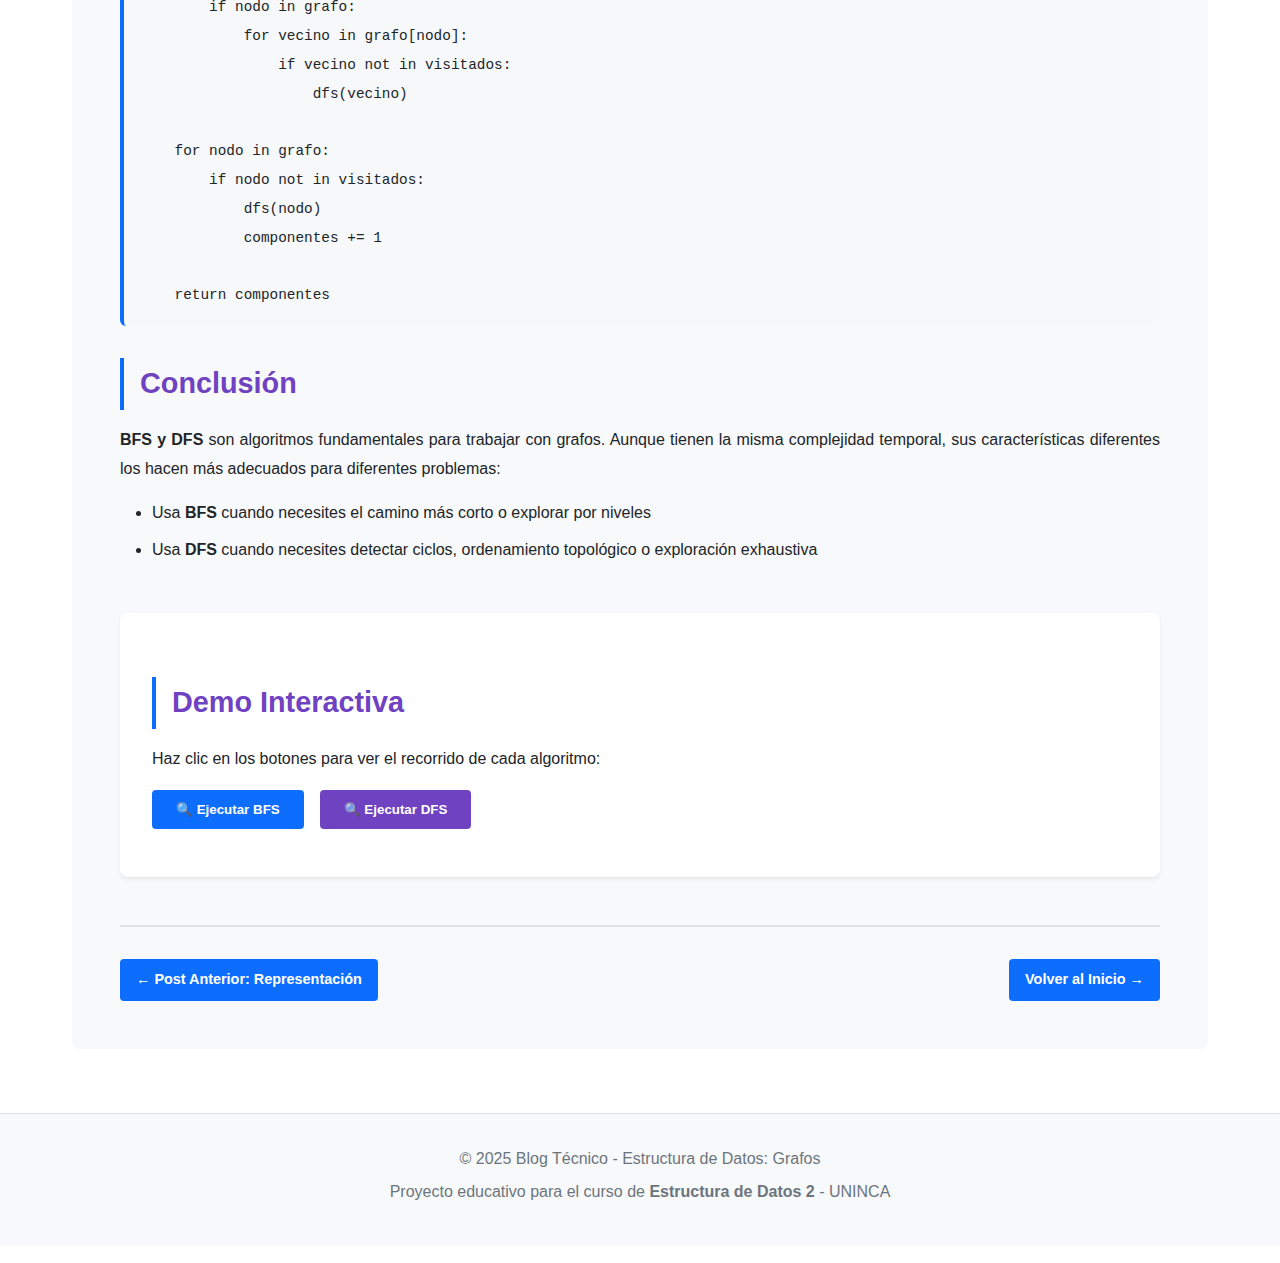
<file: blog/posts/post3.html>
<!DOCTYPE html>
<html lang="es">
<head>
    <meta charset="UTF-8">
    <meta name="viewport" content="width=device-width, initial-scale=1.0">
    <title>Post 3: Algoritmos de Recorrido | Blog Técnico</title>
    <link rel="stylesheet" href="../assets/css/stylecopy.css">
</head>
<body>
    <!-- Header -->
    <header>
        <nav>
            <div class="logo">
                <svg viewBox="0 0 30 30" xmlns="http://www.w3.org/2000/svg">
                    <circle cx="5" cy="5" r="3" fill="white"/>
                    <circle cx="25" cy="5" r="3" fill="white"/>
                    <circle cx="15" cy="25" r="3" fill="white"/>
                    <line x1="5" y1="5" x2="25" y2="5" stroke="white" stroke-width="1.5"/>
                    <line x1="5" y1="5" x2="15" y2="25" stroke="white" stroke-width="1.5"/>
                    <line x1="25" y1="5" x2="15" y2="25" stroke="white" stroke-width="1.5"/>
                </svg>
                Grafos Blog
            </div>
            <ul>
                <li><a href="../index.html">Inicio</a></li>
                <li><a href="../index.html#posts">Posts</a></li>
            </ul>
            <button id="theme-toggle" class="theme-toggle">🌙 Modo Oscuro</button>
        </nav>
    </header>

    <main>
        <article>
            <h1>Algoritmos Fundamentales de Recorrido: BFS y DFS</h1>
            <div class="meta">
                <strong>Autor:</strong> Equipo Educativo | <strong>Fecha:</strong> 28 de Noviembre, 2025
                <br><strong>Tiempo de lectura:</strong> ⏱️ 12 minutos
            </div>

            <h2>Introducción</h2>
            <p>
                Uno de los problemas más fundamentales con grafos es poder <strong>recorrer o explorar</strong> todos sus nodos 
                de manera sistemática. Existen dos algoritmos clásicos para hacerlo:
            </p>
            <ul>
                <li><strong>BFS (Breadth-First Search)</strong> - Búsqueda en Amplitud</li>
                <li><strong>DFS (Depth-First Search)</strong> - Búsqueda en Profundidad</li>
            </ul>

            <blockquote>
                "BFS y DFS son los cimientos de muchos algoritmos más avanzados como Dijkstra, Prim, 
                detección de ciclos y búsqueda de componentes conexas."
            </blockquote>

            <h2>1. BFS (Breadth-First Search) - Búsqueda en Amplitud</h2>

            <h3>Concepto</h3>
            <p>
                <strong>BFS</strong> explora el grafo <strong>nivel por nivel</strong>. Comienza desde un nodo inicial 
                y visita todos los vecinos antes de explorar a los vecinos de esos vecinos.
            </p>

            <h3>Algoritmo Paso a Paso</h3>
            <ol>
                <li>Crear una cola vacía e insertar el nodo inicial</li>
                <li>Mientras la cola no esté vacía:
                    <ul>
                        <li>Extraer el primer nodo de la cola</li>
                        <li>Si ya fue visitado, continuar</li>
                        <li>Marcar el nodo como visitado</li>
                        <li>Procesar el nodo (imprimirlo, contar, etc.)</li>
                        <li>Agregar todos sus vecinos no visitados a la cola</li>
                    </ul>
                </li>
            </ol>

            <h3>Pseudocódigo</h3>
            <pre><code>BFS(grafo, inicio):
    visitados = conjunto vacío
    cola = cola_nueva()
    cola.encolar(inicio)
    
    mientras cola no esté vacía:
        nodo = cola.desencolar()
        
        si nodo está en visitados:
            continuar
        
        visitados.agregar(nodo)
        procesar(nodo)  // Acción deseada
        
        para cada vecino en grafo[nodo]:
            si vecino no está en visitados:
                cola.encolar(vecino)</code></pre>

            <h3>Implementación en Python</h3>
            <pre><code>from collections import deque

def bfs(grafo, inicio):
    visitados = set()
    cola = deque([inicio])
    resultado = []
    
    while cola:
        nodo = cola.popleft()
        
        if nodo in visitados:
            continue
        
        visitados.add(nodo)
        resultado.append(nodo)
        
        # Agregar vecinos a la cola
        if nodo in grafo:
            for vecino in grafo[nodo]:
                if vecino not in visitados:
                    cola.append(vecino)
    
    return resultado

# Ejemplo de uso
grafo = {
    'A': ['B', 'C'],
    'B': ['A', 'D'],
    'C': ['A', 'E'],
    'D': ['B'],
    'E': ['C']
}

print(bfs(grafo, 'A'))  # Output: ['A', 'B', 'C', 'D', 'E']</code></pre>

            <h3>Características</h3>
            <table>
                <thead>
                    <tr>
                        <th>Aspecto</th>
                        <th>Detalles</th>
                    </tr>
                </thead>
                <tbody>
                    <tr>
                        <td><strong>Estructura de datos</strong></td>
                        <td>Cola (FIFO)</td>
                    </tr>
                    <tr>
                        <td><strong>Complejidad temporal</strong></td>
                        <td>O(V + E)</td>
                    </tr>
                    <tr>
                        <td><strong>Complejidad espacial</strong></td>
                        <td>O(V)</td>
                    </tr>
                    <tr>
                        <td><strong>Orden de visita</strong></td>
                        <td>Por niveles (distancia)</td>
                    </tr>
                    <tr>
                        <td><strong>Camino más corto</strong></td>
                        <td>✅ Encuentra en grafos sin pesos</td>
                    </tr>
                </tbody>
            </table>

            <h3>Aplicaciones de BFS</h3>
            <ul>
                <li>🗺️ <strong>Camino más corto:</strong> En grafos sin pesos</li>
                <li>🌳 <strong>Árbol BFS:</strong> Construcción de árbol de recorrido</li>
                <li>🔗 <strong>Conectividad:</strong> Verificar si un grafo es conexo</li>
                <li>🌐 <strong>Redes:</strong> Exploración de redes sociales</li>
                <li>🎮 <strong>Videojuegos:</strong> IA de movimiento en tablero</li>
                <li>🔍 <strong>Web crawling:</strong> Explorar enlaces en sitios web</li>
            </ul>

            <!-- Diagrama BFS -->
            <div class="diagram-container">
                <div class="diagram-title">📊 Visualización: Proceso BFS paso a paso</div>
                <svg width="100%" height="400" viewBox="0 0 700 400" xmlns="http://www.w3.org/2000/svg" style="max-width: 700px; margin: 0 auto; display: block;">
                    <!-- Grafo origen (izquierda) -->
                    <text x="50" y="25" font-size="16" font-weight="bold" fill="var(--text-primary)">Grafo Original</text>
                    
                    <!-- Nodos del grafo -->
                    <circle cx="80" cy="80" r="20" fill="#6f42c1"/>
                    <text x="80" y="88" text-anchor="middle" fill="white" font-weight="bold">A</text>
                    
                    <circle cx="150" cy="80" r="20" fill="#6f42c1"/>
                    <text x="150" y="88" text-anchor="middle" fill="white" font-weight="bold">B</text>
                    
                    <circle cx="80" cy="150" r="20" fill="#6f42c1"/>
                    <text x="80" y="158" text-anchor="middle" fill="white" font-weight="bold">C</text>
                    
                    <circle cx="150" cy="150" r="20" fill="#6f42c1"/>
                    <text x="150" y="158" text-anchor="middle" fill="white" font-weight="bold">D</text>
                    
                    <!-- Aristas -->
                    <line x1="80" y1="80" x2="150" y2="80" stroke="#0d6efd" stroke-width="2"/>
                    <line x1="80" y1="80" x2="80" y2="150" stroke="#0d6efd" stroke-width="2"/>
                    <line x1="150" y1="80" x2="150" y2="150" stroke="#0d6efd" stroke-width="2"/>
                    <line x1="80" y1="150" x2="150" y2="150" stroke="#0d6efd" stroke-width="2"/>
                    
                    <!-- Orden de visita (derecha) -->
                    <text x="450" y="25" font-size="16" font-weight="bold" fill="var(--text-primary)">Orden BFS desde A</text>
                    
                    <text x="350" y="80" fill="var(--text-primary)" font-weight="bold">Paso 1: Visitar A</text>
                    <circle cx="420" cy="80" r="18" fill="#6f42c1"/>
                    <text x="420" y="88" text-anchor="middle" fill="white" font-weight="bold">A</text>
                    
                    <text x="350" y="130" fill="var(--text-primary)" font-weight="bold">Paso 2-3: Vecinos de A (B, C)</text>
                    <circle cx="420" cy="130" r="18" fill="#6f42c1"/>
                    <text x="420" y="138" text-anchor="middle" fill="white" font-weight="bold">B</text>
                    <circle cx="480" cy="130" r="18" fill="#6f42c1"/>
                    <text x="480" y="138" text-anchor="middle" fill="white" font-weight="bold">C</text>
                    
                    <text x="350" y="180" fill="var(--text-primary)" font-weight="bold">Paso 4-5: Vecinos de B, C (D)</text>
                    <circle cx="480" cy="180" r="18" fill="#6f42c1"/>
                    <text x="480" y="188" text-anchor="middle" fill="white" font-weight="bold">D</text>
                    
                    <text x="350" y="240" font-size="14" fill="var(--accent-primary)" font-weight="bold">Resultado: A → B → C → D</text>
                </svg>
            </div>

            <h2>2. DFS (Depth-First Search) - Búsqueda en Profundidad</h2>

            <h3>Concepto</h3>
            <p>
                <strong>DFS</strong> explora el grafo <strong>lo más profundo posible</strong> antes de retroceder. 
                Comienza desde un nodo y sigue explorando a lo largo de cada rama hasta el final, luego retrocede.
            </p>

            <h3>Algoritmo Paso a Paso</h3>
            <ol>
                <li>Marcar el nodo inicial como visitado</li>
                <li>Para cada vecino no visitado:
                    <ul>
                        <li>Aplicar DFS recursivamente</li>
                    </ul>
                </li>
            </ol>

            <h3>Pseudocódigo</h3>
            <pre><code>DFS(grafo, nodo, visitados):
    visitados.agregar(nodo)
    procesar(nodo)  // Acción deseada
    
    para cada vecino en grafo[nodo]:
        si vecino no está en visitados:
            DFS(grafo, vecino, visitados)

// Iniciar desde un nodo
visitados = conjunto vacío
DFS(grafo, inicio, visitados)</code></pre>

            <h3>Implementación en Python</h3>
            <pre><code>def dfs_recursivo(grafo, nodo, visitados, resultado):
    visitados.add(nodo)
    resultado.append(nodo)
    
    if nodo in grafo:
        for vecino in grafo[nodo]:
            if vecino not in visitados:
                dfs_recursivo(grafo, vecino, visitados, resultado)

def dfs(grafo, inicio):
    visitados = set()
    resultado = []
    dfs_recursivo(grafo, inicio, visitados, resultado)
    return resultado

# Versión iterativa con pila
def dfs_iterativo(grafo, inicio):
    visitados = set()
    pila = [inicio]
    resultado = []
    
    while pila:
        nodo = pila.pop()
        
        if nodo in visitados:
            continue
        
        visitados.add(nodo)
        resultado.append(nodo)
        
        if nodo in grafo:
            for vecino in reversed(grafo[nodo]):
                if vecino not in visitados:
                    pila.append(vecino)
    
    return resultado

# Ejemplo de uso
grafo = {
    'A': ['B', 'C'],
    'B': ['A', 'D'],
    'C': ['A', 'E'],
    'D': ['B'],
    'E': ['C']
}

print(dfs(grafo, 'A'))  # Output: ['A', 'B', 'D', 'C', 'E']</code></pre>

            <h3>Características</h3>
            <table>
                <thead>
                    <tr>
                        <th>Aspecto</th>
                        <th>Detalles</th>
                    </tr>
                </thead>
                <tbody>
                    <tr>
                        <td><strong>Estructura de datos</strong></td>
                        <td>Pila (LIFO) o Recursión</td>
                    </tr>
                    <tr>
                        <td><strong>Complejidad temporal</strong></td>
                        <td>O(V + E)</td>
                    </tr>
                    <tr>
                        <td><strong>Complejidad espacial</strong></td>
                        <td>O(V)</td>
                    </tr>
                    <tr>
                        <td><strong>Orden de visita</strong></td>
                        <td>Profundidad-primero</td>
                    </tr>
                    <tr>
                        <td><strong>Detección de ciclos</strong></td>
                        <td>✅ Ideal para detectar ciclos</td>
                    </tr>
                </tbody>
            </table>

            <h3>Aplicaciones de DFS</h3>
            <ul>
                <li>🔄 <strong>Detección de ciclos:</strong> En grafos dirigidos</li>
                <li>🔗 <strong>Componentes conexas:</strong> Encontrar grupos de nodos conectados</li>
                <li>📐 <strong>Ordenamiento topológico:</strong> En grafos dirigidos acíclicos</li>
                <li>🗺️ <strong>Caminos en laberintos:</strong> Exploración exhaustiva</li>
                <li>🎨 <strong>Coloreo de grafos:</strong> Asignación de colores</li>
                <li>🔍 <strong>Backtracking:</strong> Problemas de búsqueda con retroceso</li>
            </ul>

            <!-- Diagrama DFS -->
            <div class="diagram-container">
                <div class="diagram-title">📊 Visualización: Proceso DFS paso a paso</div>
                <svg width="100%" height="400" viewBox="0 0 700 400" xmlns="http://www.w3.org/2000/svg" style="max-width: 700px; margin: 0 auto; display: block;">
                    <!-- Grafo origen (izquierda) -->
                    <text x="50" y="25" font-size="16" font-weight="bold" fill="var(--text-primary)">Grafo Original</text>
                    
                    <!-- Nodos del grafo -->
                    <circle cx="80" cy="80" r="20" fill="#6f42c1"/>
                    <text x="80" y="88" text-anchor="middle" fill="white" font-weight="bold">A</text>
                    
                    <circle cx="150" cy="80" r="20" fill="#6f42c1"/>
                    <text x="150" y="88" text-anchor="middle" fill="white" font-weight="bold">B</text>
                    
                    <circle cx="80" cy="150" r="20" fill="#6f42c1"/>
                    <text x="80" y="158" text-anchor="middle" fill="white" font-weight="bold">C</text>
                    
                    <circle cx="150" cy="150" r="20" fill="#6f42c1"/>
                    <text x="150" y="158" text-anchor="middle" fill="white" font-weight="bold">D</text>
                    
                    <!-- Aristas -->
                    <line x1="80" y1="80" x2="150" y2="80" stroke="#0d6efd" stroke-width="2"/>
                    <line x1="80" y1="80" x2="80" y2="150" stroke="#0d6efd" stroke-width="2"/>
                    <line x1="150" y1="80" x2="150" y2="150" stroke="#0d6efd" stroke-width="2"/>
                    <line x1="80" y1="150" x2="150" y2="150" stroke="#0d6efd" stroke-width="2"/>
                    
                    <!-- Orden de visita (derecha) -->
                    <text x="450" y="25" font-size="16" font-weight="bold" fill="var(--text-primary)">Orden DFS desde A</text>
                    
                    <text x="350" y="80" fill="var(--text-primary)" font-weight="bold">Paso 1: Visitar A</text>
                    <circle cx="420" cy="80" r="18" fill="#6f42c1"/>
                    <text x="420" y="88" text-anchor="middle" fill="white" font-weight="bold">A</text>
                    
                    <text x="350" y="130" fill="var(--text-primary)" font-weight="bold">Paso 2: Ir profundo a B</text>
                    <circle cx="420" cy="130" r="18" fill="#6f42c1"/>
                    <text x="420" y="138" text-anchor="middle" fill="white" font-weight="bold">B</text>
                    
                    <text x="350" y="180" fill="var(--text-primary)" font-weight="bold">Paso 3: Ir profundo a D</text>
                    <circle cx="480" cy="130" r="18" fill="#6f42c1"/>
                    <text x="480" y="138" text-anchor="middle" fill="white" font-weight="bold">D</text>
                    
                    <text x="350" y="230" fill="var(--text-primary)" font-weight="bold">Paso 4: Retroceder a C</text>
                    <circle cx="540" cy="130" r="18" fill="#6f42c1"/>
                    <text x="540" y="138" text-anchor="middle" fill="white" font-weight="bold">C</text>
                    
                    <text x="350" y="280" font-size="14" fill="var(--accent-primary)" font-weight="bold">Resultado: A → B → D → C</text>
                </svg>
            </div>

            <h2>Comparación: BFS vs DFS</h2>

            <div class="comparison">
                <div class="comparison-item">
                    <h4>🔍 BFS (Amplitud)</h4>
                    <ul style="list-style: none; padding: 0;">
                        <li><strong>Estructura:</strong> Cola</li>
                        <li><strong>Orden:</strong> Por niveles</li>
                        <li><strong>Camino corto:</strong> ✅ Sí</li>
                        <li><strong>Ciclos:</strong> ❌ Difícil</li>
                        <li><strong>Espacio:</strong> O(V)</li>
                        <li><strong>Ideal para:</strong> Distancias, niveles</li>
                    </ul>
                </div>
                <div class="comparison-item">
                    <h4>🔍 DFS (Profundidad)</h4>
                    <ul style="list-style: none; padding: 0;">
                        <li><strong>Estructura:</strong> Pila</li>
                        <li><strong>Orden:</strong> Profundo-primero</li>
                        <li><strong>Camino corto:</strong> ❌ No garantizado</li>
                        <li><strong>Ciclos:</strong> ✅ Sí</li>
                        <li><strong>Espacio:</strong> O(h) (altura)</li>
                        <li><strong>Ideal para:</strong> Ciclos, topología</li>
                    </ul>
                </div>
            </div>

            <h2>Tabla Comparativa Detallada</h2>
            <table>
                <thead>
                    <tr>
                        <th>Criterio</th>
                        <th>BFS</th>
                        <th>DFS</th>
                    </tr>
                </thead>
                <tbody>
                    <tr>
                        <td><strong>Estructura de datos</strong></td>
                        <td>Cola</td>
                        <td>Pila</td>
                    </tr>
                    <tr>
                        <td><strong>Tiempo</strong></td>
                        <td>O(V + E)</td>
                        <td>O(V + E)</td>
                    </tr>
                    <tr>
                        <td><strong>Espacio</strong></td>
                        <td>O(V)</td>
                        <td>O(V)</td>
                    </tr>
                    <tr>
                        <td><strong>Camino más corto</strong></td>
                        <td><span class="highlight">✅ Óptimo</span></td>
                        <td>❌ No garantizado</td>
                    </tr>
                    <tr>
                        <td><strong>Detección de ciclos</strong></td>
                        <td>❌ Difícil</td>
                        <td><span class="highlight">✅ Fácil</span></td>
                    </tr>
                    <tr>
                        <td><strong>Componentes conexas</strong></td>
                        <td>✅ Bien</td>
                        <td>✅ Bien</td>
                    </tr>
                    <tr>
                        <td><strong>Ordenamiento topológico</strong></td>
                        <td>❌</td>
                        <td><span class="highlight">✅ Bien</span></td>
                    </tr>
                    <tr>
                        <td><strong>Implementación</strong></td>
                        <td>Iterativa (natural)</td>
                        <td>Recursiva (natural)</td>
                    </tr>
                </tbody>
            </table>

            <h2>Ejercicios Prácticos</h2>

            <h3>Ejercicio 1: Encontrar si existe un camino</h3>
            <pre><code>def existe_camino(grafo, inicio, destino):
    """Usa BFS para encontrar si existe un camino"""
    visitados = set()
    cola = deque([inicio])
    
    while cola:
        nodo = cola.popleft()
        if nodo == destino:
            return True
        if nodo in visitados:
            continue
        visitados.add(nodo)
        
        if nodo in grafo:
            cola.extend(grafo[nodo])
    
    return False</code></pre>

            <h3>Ejercicio 2: Contar componentes conexas</h3>
            <pre><code>def contar_componentes(grafo):
    """Usa DFS para contar grupos de nodos conexos"""
    visitados = set()
    componentes = 0
    
    def dfs(nodo):
        visitados.add(nodo)
        if nodo in grafo:
            for vecino in grafo[nodo]:
                if vecino not in visitados:
                    dfs(vecino)
    
    for nodo in grafo:
        if nodo not in visitados:
            dfs(nodo)
            componentes += 1
    
    return componentes</code></pre>

            <h2>Conclusión</h2>
            <p>
                <strong>BFS y DFS</strong> son algoritmos fundamentales para trabajar con grafos. Aunque tienen la misma complejidad temporal, 
                sus características diferentes los hacen más adecuados para diferentes problemas:
            </p>
            <ul>
                <li>Usa <strong>BFS</strong> cuando necesites el camino más corto o explorar por niveles</li>
                <li>Usa <strong>DFS</strong> cuando necesites detectar ciclos, ordenamiento topológico o exploración exhaustiva</li>
            </ul>

            <!-- Demostración Interactiva -->
            <div class="container" style="margin-top: 3rem;">
                <h2>Demo Interactiva</h2>
                <p>Haz clic en los botones para ver el recorrido de cada algoritmo:</p>
                
                <div style="display: flex; gap: 1rem; flex-wrap: wrap; margin: 1rem 0;">
                    <button id="bfs-demo" class="btn">🔍 Ejecutar BFS</button>
                    <button id="dfs-demo" class="btn btn-secondary">🔍 Ejecutar DFS</button>
                </div>
                
                <div id="bfs-result" style="display:none; background-color: var(--bg-tertiary); padding: 1rem; border-radius: 4px; margin: 1rem 0; font-family: monospace;"></div>
                <div id="dfs-result" style="display:none; background-color: var(--bg-tertiary); padding: 1rem; border-radius: 4px; margin: 1rem 0; font-family: monospace;"></div>
            </div>

            <!-- Navegación de posts -->
            <div style="margin-top: 3rem; padding-top: 2rem; border-top: 2px solid var(--border-color);">
                <div style="display: flex; justify-content: space-between; flex-wrap: wrap; gap: 1rem;">
                    <a href="post2.html" class="btn btn-small">← Post Anterior: Representación</a>
                    <a href="../index.html" class="btn btn-small">Volver al Inicio →</a>
                </div>
            </div>
        </article>
    </main>

    <!-- Footer -->
    <footer>
        <p>&copy; 2025 Blog Técnico - Estructura de Datos: Grafos</p>
        <p>Proyecto educativo para el curso de <strong>Estructura de Datos 2</strong> - UNINCA</p>
    </footer>

    <script src="../assets/js/script.js"></script>
</body>
</html>
</file>
<file: blog/assets/css/style.css>
/* ============================================
   BLOG TÉCNICO: GRAFOS
   Estilos CSS Global - Diseño Responsivo
   Estructura: Variables | Reset | Base | Header | Main | Footer
   ============================================ */

:root {
    /* Colores - Modo Claro (por defecto) */
    --bg-primary: #ffffff;
    --bg-secondary: #f8f9fa;
    --bg-tertiary: #e9ecef;
    --text-primary: #212529;
    --text-secondary: #6c757d;
    --text-tertiary: #8a9099;
    --accent-primary: #0d6efd;
    --accent-secondary: #6f42c1;
    --accent-tertiary: #198754;
    --border-color: #dee2e6;
    --code-bg: #f6f8fa;
    --code-text: #e83e8c;
    --shadow: 0 0.125rem 0.25rem rgba(0, 0, 0, 0.075);
    --shadow-lg: 0 1rem 3rem rgba(0, 0, 0, 0.175);
    --transition: all 0.3s ease;
}

/* Modo Oscuro */
body.dark-mode {
    --bg-primary: #1e1e1e;
    --bg-secondary: #2d2d2d;
    --bg-tertiary: #3d3d3d;
    --text-primary: #ffffff;
    --text-secondary: #b0b0b0;
    --text-tertiary: #999999;
    --border-color: #444444;
    --code-bg: #2d2d2d;
    --code-text: #ff7b72;
}

/* ============================================
   RESET Y ESTILOS BASE
   ============================================ */

* {
    margin: 0;
    padding: 0;
    box-sizing: border-box;
}

html {
    scroll-behavior: smooth;
}

body {
    font-family: -apple-system, BlinkMacSystemFont, 'Segoe UI', Roboto, 'Helvetica Neue', Arial, sans-serif;
    font-size: 16px;
    line-height: 1.6;
    color: var(--text-primary);
    background-color: var(--bg-primary);
    transition: var(--transition);
}

/* ============================================
   HEADER / ENCABEZADO
   ============================================ */

.site-header {
    background-color: var(--bg-secondary);
    border-bottom: 2px solid var(--border-color);
    box-shadow: var(--shadow);
    position: sticky;
    top: 0;
    z-index: 100;
}

.navbar {
    padding: 0;
    background-color: var(--bg-secondary);
}

.navbar-container {
    max-width: 1200px;
    margin: 0 auto;
    padding: 1rem 2rem;
    display: flex;
    justify-content: space-between;
    align-items: center;
    gap: 2rem;
}

.navbar-brand {
    flex: 0 0 auto;
}

.site-title {
    font-size: 1.8rem;
    font-weight: 700;
    color: var(--accent-primary);
    margin: 0;
    line-height: 1;
}

.site-subtitle {
    font-size: 0.85rem;
    color: var(--text-secondary);
    margin: 0.25rem 0 0 0;
}

.navbar-menu {
    list-style: none;
    display: flex;
    gap: 2rem;
    flex: 1;
    margin: 0;
    padding: 0;
}

.nav-link {
    text-decoration: none;
    color: var(--text-primary);
    font-weight: 500;
    transition: var(--transition);
    padding: 0.5rem 1rem;
    border-radius: 4px;
}

.nav-link:hover {
    background-color: var(--bg-primary);
    color: var(--accent-primary);
}

.theme-toggle {
    background: none;
    border: none;
    font-size: 1.5rem;
    cursor: pointer;
    transition: var(--transition);
    padding: 0.5rem;
    border-radius: 4px;
}

.theme-toggle:hover {
    background-color: var(--bg-primary);
}

/* ============================================
   SECCIÓN HÉROE
   ============================================ */

.hero-section {
    background: linear-gradient(135deg, var(--accent-primary) 0%, var(--accent-secondary) 100%);
    color: white;
    padding: 6rem 2rem;
    text-align: center;
}

.hero-content {
    max-width: 800px;
    margin: 0 auto;
}

.hero-title {
    font-size: 3rem;
    font-weight: 700;
    margin-bottom: 1rem;
    line-height: 1.2;
}

.hero-subtitle {
    font-size: 1.2rem;
    margin-bottom: 2rem;
    opacity: 0.95;
}

.btn {
    display: inline-block;
    padding: 0.75rem 2rem;
    border-radius: 4px;
    text-decoration: none;
    font-weight: 600;
    transition: var(--transition);
    cursor: pointer;
    border: none;
}

.btn-primary {
    background-color: white;
    color: var(--accent-primary);
}

.btn-primary:hover {
    transform: translateY(-2px);
    box-shadow: 0 4px 12px rgba(0, 0, 0, 0.2);
}

/* ============================================
   ESTADÍSTICAS
   ============================================ */

.stats-section {
    background-color: var(--bg-secondary);
    padding: 3rem 2rem;
}

.stats-container {
    max-width: 1200px;
    margin: 0 auto;
    display: grid;
    grid-template-columns: repeat(auto-fit, minmax(200px, 1fr));
    gap: 2rem;
}

.stat-card {
    background-color: var(--bg-primary);
    padding: 2rem;
    border-radius: 8px;
    text-align: center;
    box-shadow: var(--shadow);
    transition: var(--transition);
}

.stat-card:hover {
    transform: translateY(-4px);
    box-shadow: var(--shadow-lg);
}

.stat-number {
    display: block;
    font-size: 2.5rem;
    font-weight: 700;
    color: var(--accent-primary);
    margin-bottom: 0.5rem;
}

.stat-label {
    color: var(--text-secondary);
    font-weight: 600;
}

/* ============================================
   SECCIÓN PRINCIPAL (MAIN CONTENT)
   ============================================ */

.main-content {
    max-width: 1200px;
    margin: 0 auto;
    padding: 0 2rem;
}

.section-title {
    font-size: 2.5rem;
    font-weight: 700;
    margin-bottom: 2rem;
    text-align: center;
    color: var(--text-primary);
}

/* ============================================
   POSTS
   ============================================ */

.posts-section {
    padding: 4rem 0;
}

.posts-container {
    max-width: 1200px;
    margin: 0 auto;
}

.posts-grid {
    display: grid;
    grid-template-columns: repeat(auto-fit, minmax(300px, 1fr));
    gap: 2rem;
}

.post-card {
    background-color: var(--bg-secondary);
    border: 1px solid var(--border-color);
    border-radius: 8px;
    padding: 2rem;
    transition: var(--transition);
    display: flex;
    flex-direction: column;
}

.post-card:hover {
    transform: translateY(-4px);
    box-shadow: var(--shadow-lg);
    border-color: var(--accent-primary);
}

.post-header {
    margin-bottom: 1rem;
}

.post-title {
    font-size: 1.4rem;
    font-weight: 700;
    color: var(--text-primary);
    margin-bottom: 0.5rem;
}

.post-date {
    display: inline-block;
    background-color: var(--accent-primary);
    color: white;
    padding: 0.25rem 0.75rem;
    border-radius: 20px;
    font-size: 0.85rem;
    font-weight: 600;
}

.post-excerpt {
    color: var(--text-secondary);
    margin-bottom: 1.5rem;
    flex: 1;
}

.post-meta {
    display: flex;
    justify-content: space-between;
    align-items: center;
    font-size: 0.9rem;
}

.post-duration {
    color: var(--text-tertiary);
}

.post-link {
    color: var(--accent-primary);
    text-decoration: none;
    font-weight: 600;
    transition: var(--transition);
}

.post-link:hover {
    color: var(--accent-secondary);
    text-decoration: underline;
}

/* ============================================
   SECCIÓN ACERCA DE
   ============================================ */

.about-section {
    padding: 4rem 0;
    background-color: var(--bg-secondary);
    margin: 4rem 0;
    border-radius: 8px;
}

.about-container {
    max-width: 1200px;
    margin: 0 auto;
    padding: 2rem;
}

.about-content {
    max-width: 800px;
    margin: 0 auto 2rem;
    color: var(--text-secondary);
    font-size: 1.1rem;
    line-height: 1.8;
}

.about-features {
    display: grid;
    grid-template-columns: repeat(auto-fit, minmax(250px, 1fr));
    gap: 2rem;
    margin-top: 2rem;
}

.feature {
    text-align: center;
    padding: 1.5rem;
    background-color: var(--bg-primary);
    border-radius: 8px;
}

.feature-icon {
    display: block;
    font-size: 2.5rem;
    margin-bottom: 0.5rem;
}

.feature h4 {
    color: var(--accent-primary);
    margin-bottom: 0.5rem;
}

.feature p {
    color: var(--text-secondary);
    font-size: 0.95rem;
}

/* ============================================
   FOOTER
   ============================================ */

.site-footer {
    background-color: var(--bg-secondary);
    border-top: 2px solid var(--border-color);
    padding: 2rem;
    margin-top: 4rem;
}

.footer-container {
    max-width: 1200px;
    margin: 0 auto;
    display: flex;
    justify-content: space-between;
    align-items: center;
    gap: 2rem;
}

.footer-content {
    flex: 1;
}

.footer-content p {
    margin: 0.25rem 0;
    color: var(--text-secondary);
    font-size: 0.9rem;
}

.footer-links {
    display: flex;
    gap: 1.5rem;
}

.footer-link {
    color: var(--accent-primary);
    text-decoration: none;
    font-weight: 500;
    transition: var(--transition);
}

.footer-link:hover {
    color: var(--accent-secondary);
    text-decoration: underline;
}

/* ============================================
   RESPONSIVE DESIGN
   ============================================ */

@media (max-width: 768px) {
    .navbar-container {
        flex-direction: column;
        gap: 1rem;
        padding: 1rem;
    }

    .navbar-menu {
        gap: 1rem;
    }

    .hero-title {
        font-size: 2rem;
    }

    .hero-subtitle {
        font-size: 1rem;
    }

    .section-title {
        font-size: 1.8rem;
    }

    .posts-grid {
        grid-template-columns: 1fr;
    }

    .footer-container {
        flex-direction: column;
        text-align: center;
    }

    .footer-links {
        justify-content: center;
    }
}

/* Modo Oscuro */
body.dark-mode {
    --bg-primary: #1a1a1a;
    --bg-secondary: #2d2d2d;
    --bg-tertiary: #3d3d3d;
    --text-primary: #f0f0f0;
    --text-secondary: #b0b0b0;
    --accent-primary: #58a6ff;
    --accent-secondary: #b392f0;
    --accent-tertiary: #3fb950;
    --border-color: #444;
    --code-bg: #0d1117;
}

/* Reset y Base */
* {
    margin: 0;
    padding: 0;
    box-sizing: border-box;
}

html {
    scroll-behavior: smooth;
    font-size: 16px;
}

body {
    font-family: 'Segoe UI', Tahoma, Geneva, Verdana, sans-serif;
    background-color: var(--bg-primary);
    color: var(--text-primary);
    line-height: 1.6;
    transition: background-color 0.3s, color 0.3s;
}

/* ============================================
   HEADER Y NAVEGACIÓN
   ============================================ */

header {
    background: linear-gradient(135deg, var(--accent-primary) 0%, var(--accent-secondary) 100%);
    color: white;
    padding: 1rem 0;
    box-shadow: var(--shadow-lg);
    position: sticky;
    top: 0;
    z-index: 1000;
}

nav {
    max-width: 1200px;
    margin: 0 auto;
    display: flex;
    justify-content: space-between;
    align-items: center;
    padding: 0 2rem;
    flex-wrap: wrap;
}

.logo {
    font-size: 1.5rem;
    font-weight: bold;
    display: flex;
    align-items: center;
    gap: 0.5rem;
}

.logo svg {
    width: 30px;
    height: 30px;
}

nav ul {
    list-style: none;
    display: flex;
    gap: 2rem;
    flex-wrap: wrap;
}

nav a {
    color: white;
    text-decoration: none;
    transition: opacity 0.3s;
    font-weight: 500;
}

nav a:hover {
    opacity: 0.8;
}

.theme-toggle {
    background: rgba(255, 255, 255, 0.2);
    border: 2px solid white;
    color: white;
    padding: 0.5rem 1rem;
    border-radius: 50px;
    cursor: pointer;
    font-size: 0.9rem;
    transition: all 0.3s;
}

.theme-toggle:hover {
    background: white;
    color: var(--accent-primary);
}

/* ============================================
   CONTENIDO PRINCIPAL
   ============================================ */

main {
    max-width: 1200px;
    margin: 3rem auto;
    padding: 0 2rem;
}

.container {
    background-color: var(--bg-primary);
    padding: 2rem;
    border-radius: 8px;
    box-shadow: var(--shadow);
    margin-bottom: 2rem;
}

/* ============================================
   HOME PAGE
   ============================================ */

.hero {
    text-align: center;
    padding: 4rem 2rem;
    background: linear-gradient(135deg, var(--accent-primary) 0%, var(--accent-secondary) 100%);
    color: white;
    border-radius: 12px;
    margin-bottom: 3rem;
}

.hero h1 {
    font-size: 3rem;
    margin-bottom: 1rem;
    text-shadow: 2px 2px 4px rgba(0, 0, 0, 0.2);
}

.hero p {
    font-size: 1.2rem;
    margin-bottom: 2rem;
    opacity: 0.95;
}

.btn {
    display: inline-block;
    padding: 0.75rem 1.5rem;
    background-color: var(--accent-primary);
    color: white;
    text-decoration: none;
    border-radius: 4px;
    transition: all 0.3s;
    border: none;
    cursor: pointer;
    font-weight: 600;
}

.btn:hover {
    background-color: var(--accent-secondary);
    transform: translateY(-2px);
    box-shadow: var(--shadow-lg);
}

.btn-secondary {
    background-color: var(--accent-secondary);
}

.btn-small {
    padding: 0.5rem 1rem;
    font-size: 0.9rem;
}

/* Posts Grid */
.posts-grid {
    display: grid;
    grid-template-columns: repeat(auto-fit, minmax(300px, 1fr));
    gap: 2rem;
    margin-top: 2rem;
}

.post-card {
    background-color: var(--bg-secondary);
    padding: 1.5rem;
    border-radius: 8px;
    box-shadow: var(--shadow);
    transition: all 0.3s;
    border-left: 4px solid var(--accent-primary);
    cursor: pointer;
}

.post-card:hover {
    transform: translateY(-5px);
    box-shadow: var(--shadow-lg);
    border-left-color: var(--accent-secondary);
}

.post-card h3 {
    color: var(--accent-primary);
    margin-bottom: 0.5rem;
}

.post-card .date {
    color: var(--text-secondary);
    font-size: 0.85rem;
    margin-bottom: 0.5rem;
}

.post-card p {
    color: var(--text-secondary);
    margin-bottom: 1rem;
}

.read-more {
    color: var(--accent-primary);
    font-weight: 600;
    text-decoration: none;
    transition: all 0.3s;
}

.read-more:hover {
    color: var(--accent-secondary);
    transform: translateX(5px);
}

/* ============================================
   POST PAGE
   ============================================ */

article {
    background-color: var(--bg-secondary);
    padding: 3rem;
    border-radius: 8px;
    line-height: 1.8;
}

article h1 {
    font-size: 2.5rem;
    margin-bottom: 1rem;
    color: var(--accent-primary);
}

article .meta {
    color: var(--text-secondary);
    font-size: 0.95rem;
    margin-bottom: 2rem;
    padding-bottom: 1rem;
    border-bottom: 1px solid var(--border-color);
}

article h2 {
    font-size: 1.8rem;
    margin-top: 2rem;
    margin-bottom: 1rem;
    color: var(--accent-secondary);
    border-left: 4px solid var(--accent-primary);
    padding-left: 1rem;
}

article h3 {
    font-size: 1.3rem;
    margin-top: 1.5rem;
    margin-bottom: 0.8rem;
    color: var(--text-primary);
}

article p {
    margin-bottom: 1rem;
    text-align: justify;
}

article ul, article ol {
    margin: 1rem 0 1rem 2rem;
}

article li {
    margin-bottom: 0.5rem;
}

/* Código */
code {
    background-color: var(--code-bg);
    padding: 0.2rem 0.4rem;
    border-radius: 3px;
    font-family: 'Courier New', monospace;
    font-size: 0.9rem;
    color: var(--accent-tertiary);
}

pre {
    background-color: var(--code-bg);
    padding: 1rem;
    border-radius: 6px;
    overflow-x: auto;
    margin: 1rem 0;
    border-left: 4px solid var(--accent-primary);
}

pre code {
    padding: 0;
    background: none;
    color: inherit;
}

/* Blockquotes */
blockquote {
    border-left: 4px solid var(--accent-primary);
    padding-left: 1rem;
    margin: 1rem 0;
    color: var(--text-secondary);
    font-style: italic;
}

/* Tablas */
table {
    width: 100%;
    border-collapse: collapse;
    margin: 1rem 0;
}

table th {
    background-color: var(--accent-primary);
    color: white;
    padding: 0.75rem;
    text-align: left;
}

table td {
    padding: 0.75rem;
    border-bottom: 1px solid var(--border-color);
}

table tr:hover {
    background-color: var(--bg-tertiary);
}

/* ============================================
   FIGURAS Y DIAGRAMAS
   ============================================ */

.diagram-container {
    background-color: var(--bg-tertiary);
    padding: 2rem;
    border-radius: 8px;
    margin: 1.5rem 0;
    text-align: center;
    border: 2px solid var(--accent-primary);
}

.diagram-container svg {
    max-width: 100%;
    height: auto;
}

.diagram-title {
    font-weight: bold;
    color: var(--accent-primary);
    margin-bottom: 1rem;
}

/* Comparación lado a lado */
.comparison {
    display: grid;
    grid-template-columns: 1fr 1fr;
    gap: 2rem;
    margin: 2rem 0;
}

.comparison-item {
    background-color: var(--bg-tertiary);
    padding: 1.5rem;
    border-radius: 8px;
    border: 1px solid var(--border-color);
}

.comparison-item h4 {
    color: var(--accent-primary);
    margin-bottom: 1rem;
    text-align: center;
}

@media (max-width: 768px) {
    .comparison {
        grid-template-columns: 1fr;
    }
}

/* ============================================
   FOOTER
   ============================================ */

footer {
    background-color: var(--bg-secondary);
    color: var(--text-secondary);
    text-align: center;
    padding: 2rem;
    margin-top: 4rem;
    border-top: 1px solid var(--border-color);
}

footer p {
    margin-bottom: 0.5rem;
}

footer a {
    color: var(--accent-primary);
    text-decoration: none;
}

footer a:hover {
    text-decoration: underline;
}

/* ============================================
   RESPONSIVE DESIGN
   ============================================ */

@media (max-width: 768px) {
    html {
        font-size: 14px;
    }

    nav {
        padding: 0 1rem;
    }

    nav ul {
        gap: 1rem;
    }

    .hero h1 {
        font-size: 2rem;
    }

    .hero p {
        font-size: 1rem;
    }

    article {
        padding: 1.5rem;
    }

    article h1 {
        font-size: 1.8rem;
    }

    article h2 {
        font-size: 1.3rem;
    }

    main {
        padding: 0 1rem;
        margin: 1.5rem auto;
    }

    .container {
        padding: 1rem;
    }

    .posts-grid {
        grid-template-columns: 1fr;
    }
}

/* ============================================
   ANIMACIONES
   ============================================ */

@keyframes slideIn {
    from {
        opacity: 0;
        transform: translateY(20px);
    }
    to {
        opacity: 1;
        transform: translateY(0);
    }
}

@keyframes fadeIn {
    from {
        opacity: 0;
    }
    to {
        opacity: 1;
    }
}

.post-card {
    animation: slideIn 0.5s ease-out;
}

article {
    animation: fadeIn 0.3s ease-out;
}

/* ============================================
   UTILIDADES
   ============================================ */

.text-center {
    text-align: center;
}

.mt-2 {
    margin-top: 1rem;
}

.mt-4 {
    margin-top: 2rem;
}

.mb-2 {
    margin-bottom: 1rem;
}

.mb-4 {
    margin-bottom: 2rem;
}

.hidden {
    display: none;
}

.highlight {
    background-color: var(--accent-primary);
    color: white;
    padding: 0.2rem 0.4rem;
    border-radius: 3px;
}
</file>
<file: blog/assets/css/stylecopy.css>
/* ============================================
   BLOG TÉCNICO: GRAFOS
   Estilos CSS Global - Diseño Responsivo
   Estructura: Variables | Reset | Base | Header | Main | Footer
   ============================================ */

:root {
    /* Colores - Modo Claro (por defecto) */
    --bg-primary: #ffffff;
    --bg-secondary: #f8f9fa;
    --bg-tertiary: #e9ecef;
    --text-primary: #212529;
    --text-secondary: #6c757d;
    --text-tertiary: #8a9099;
    --accent-primary: #0d6efd;
    --accent-secondary: #6f42c1;
    --accent-tertiary: #198754;
    --border-color: #dee2e6;
    --code-bg: #f6f8fa;
    --code-text: #e83e8c;
    --shadow: 0 0.125rem 0.25rem rgba(0, 0, 0, 0.075);
    --shadow-lg: 0 1rem 3rem rgba(0, 0, 0, 0.175);
    --transition: all 0.3s ease;
}

/* Modo Oscuro */
body.dark-mode {
    --bg-primary: #1e1e1e;
    --bg-secondary: #2d2d2d;
    --bg-tertiary: #3d3d3d;
    --text-primary: #ffffff;
    --text-secondary: #b0b0b0;
    --text-tertiary: #999999;
    --border-color: #444444;
    --code-bg: #2d2d2d;
    --code-text: #ff7b72;
}

/* ============================================
   RESET Y ESTILOS BASE
   ============================================ */

* {
    margin: 0;
    padding: 0;
    box-sizing: border-box;
}

html {
    scroll-behavior: smooth;
}

body {
    font-family: -apple-system, BlinkMacSystemFont, 'Segoe UI', Roboto, 'Helvetica Neue', Arial, sans-serif;
    font-size: 16px;
    line-height: 1.6;
    color: var(--text-primary);
    background-color: var(--bg-primary);
    transition: var(--transition);
}

/* ============================================
   HEADER / ENCABEZADO
   ============================================ */

.site-header {
    background-color: var(--bg-secondary);
    border-bottom: 2px solid var(--border-color);
    box-shadow: var(--shadow);
    position: sticky;
    top: 0;
    z-index: 100;
}

.navbar {
    padding: 0;
    background-color: var(--bg-secondary);
}

.navbar-container {
    max-width: 1200px;
    margin: 0 auto;
    padding: 1rem 2rem;
    display: flex;
    justify-content: space-between;
    align-items: center;
    gap: 2rem;
}

.navbar-brand {
    flex: 0 0 auto;
}

.site-title {
    font-size: 1.8rem;
    font-weight: 700;
    color: var(--accent-primary);
    margin: 0;
    line-height: 1;
}

.site-subtitle {
    font-size: 0.85rem;
    color: var(--text-secondary);
    margin: 0.25rem 0 0 0;
}

.navbar-menu {
    list-style: none;
    display: flex;
    gap: 2rem;
    flex: 1;
    margin: 0;
    padding: 0;
}

.nav-link {
    text-decoration: none;
    color: var(--text-primary);
    font-weight: 500;
    transition: var(--transition);
    padding: 0.5rem 1rem;
    border-radius: 4px;
}

.nav-link:hover {
    background-color: var(--bg-primary);
    color: var(--accent-primary);
}

.theme-toggle {
    background: none;
    border: none;
    font-size: 1.5rem;
    cursor: pointer;
    transition: var(--transition);
    padding: 0.5rem;
    border-radius: 4px;
}

.theme-toggle:hover {
    background-color: var(--bg-primary);
}

/* ============================================
   SECCIÓN HÉROE
   ============================================ */

.hero-section {
    background: linear-gradient(135deg, var(--accent-primary) 0%, var(--accent-secondary) 100%);
    color: white;
    padding: 6rem 2rem;
    text-align: center;
}

.hero-content {
    max-width: 800px;
    margin: 0 auto;
}

.hero-title {
    font-size: 3rem;
    font-weight: 700;
    margin-bottom: 1rem;
    line-height: 1.2;
}

.hero-subtitle {
    font-size: 1.2rem;
    margin-bottom: 2rem;
    opacity: 0.95;
}

.btn {
    display: inline-block;
    padding: 0.75rem 2rem;
    border-radius: 4px;
    text-decoration: none;
    font-weight: 600;
    transition: var(--transition);
    cursor: pointer;
    border: none;
}

.btn-primary {
    background-color: white;
    color: var(--accent-primary);
}

.btn-primary:hover {
    transform: translateY(-2px);
    box-shadow: 0 4px 12px rgba(0, 0, 0, 0.2);
}

/* ============================================
   ESTADÍSTICAS
   ============================================ */

.stats-section {
    background-color: var(--bg-secondary);
    padding: 3rem 2rem;
}

.stats-container {
    max-width: 1200px;
    margin: 0 auto;
    display: grid;
    grid-template-columns: repeat(auto-fit, minmax(200px, 1fr));
    gap: 2rem;
}

.stat-card {
    background-color: var(--bg-primary);
    padding: 2rem;
    border-radius: 8px;
    text-align: center;
    box-shadow: var(--shadow);
    transition: var(--transition);
}

.stat-card:hover {
    transform: translateY(-4px);
    box-shadow: var(--shadow-lg);
}

.stat-number {
    display: block;
    font-size: 2.5rem;
    font-weight: 700;
    color: var(--accent-primary);
    margin-bottom: 0.5rem;
}

.stat-label {
    color: var(--text-secondary);
    font-weight: 600;
}

/* ============================================
   SECCIÓN PRINCIPAL (MAIN CONTENT)
   ============================================ */

.main-content {
    max-width: 1200px;
    margin: 0 auto;
    padding: 0 2rem;
}

.section-title {
    font-size: 2.5rem;
    font-weight: 700;
    margin-bottom: 2rem;
    text-align: center;
    color: var(--text-primary);
}

/* ============================================
   POSTS
   ============================================ */

.posts-section {
    padding: 4rem 0;
}

.posts-container {
    max-width: 1200px;
    margin: 0 auto;
}

.posts-grid {
    display: grid;
    grid-template-columns: repeat(auto-fit, minmax(300px, 1fr));
    gap: 2rem;
}

.post-card {
    background-color: var(--bg-secondary);
    border: 1px solid var(--border-color);
    border-radius: 8px;
    padding: 2rem;
    transition: var(--transition);
    display: flex;
    flex-direction: column;
}

.post-card:hover {
    transform: translateY(-4px);
    box-shadow: var(--shadow-lg);
    border-color: var(--accent-primary);
}

.post-header {
    margin-bottom: 1rem;
}

.post-title {
    font-size: 1.4rem;
    font-weight: 700;
    color: var(--text-primary);
    margin-bottom: 0.5rem;
}

.post-date {
    display: inline-block;
    background-color: var(--accent-primary);
    color: white;
    padding: 0.25rem 0.75rem;
    border-radius: 20px;
    font-size: 0.85rem;
    font-weight: 600;
}

.post-excerpt {
    color: var(--text-secondary);
    margin-bottom: 1.5rem;
    flex: 1;
}

.post-meta {
    display: flex;
    justify-content: space-between;
    align-items: center;
    font-size: 0.9rem;
}

.post-duration {
    color: var(--text-tertiary);
}

.post-link {
    color: var(--accent-primary);
    text-decoration: none;
    font-weight: 600;
    transition: var(--transition);
}

.post-link:hover {
    color: var(--accent-secondary);
    text-decoration: underline;
}

/* ============================================
   SECCIÓN ACERCA DE
   ============================================ */

.about-section {
    padding: 4rem 0;
    background-color: var(--bg-secondary);
    margin: 4rem 0;
    border-radius: 8px;
}

.about-container {
    max-width: 1200px;
    margin: 0 auto;
    padding: 2rem;
}

.about-content {
    max-width: 800px;
    margin: 0 auto 2rem;
    color: var(--text-secondary);
    font-size: 1.1rem;
    line-height: 1.8;
}

.about-features {
    display: grid;
    grid-template-columns: repeat(auto-fit, minmax(250px, 1fr));
    gap: 2rem;
    margin-top: 2rem;
}

.feature {
    text-align: center;
    padding: 1.5rem;
    background-color: var(--bg-primary);
    border-radius: 8px;
}

.feature-icon {
    display: block;
    font-size: 2.5rem;
    margin-bottom: 0.5rem;
}

.feature h4 {
    color: var(--accent-primary);
    margin-bottom: 0.5rem;
}

.feature p {
    color: var(--text-secondary);
    font-size: 0.95rem;
}

/* ============================================
   FOOTER
   ============================================ */

.site-footer {
    background-color: var(--bg-secondary);
    border-top: 2px solid var(--border-color);
    padding: 2rem;
    margin-top: 4rem;
}

.footer-container {
    max-width: 1200px;
    margin: 0 auto;
    display: flex;
    justify-content: space-between;
    align-items: center;
    gap: 2rem;
}

.footer-content {
    flex: 1;
}

.footer-content p {
    margin: 0.25rem 0;
    color: var(--text-secondary);
    font-size: 0.9rem;
}

.footer-links {
    display: flex;
    gap: 1.5rem;
}

.footer-link {
    color: var(--accent-primary);
    text-decoration: none;
    font-weight: 500;
    transition: var(--transition);
}

.footer-link:hover {
    color: var(--accent-secondary);
    text-decoration: underline;
}

/* ============================================
   RESPONSIVE DESIGN
   ============================================ */

@media (max-width: 768px) {
    .navbar-container {
        flex-direction: column;
        gap: 1rem;
        padding: 1rem;
    }

    .navbar-menu {
        gap: 1rem;
    }

    .hero-title {
        font-size: 2rem;
    }

    .hero-subtitle {
        font-size: 1rem;
    }

    .section-title {
        font-size: 1.8rem;
    }

    .posts-grid {
        grid-template-columns: 1fr;
    }

    .footer-container {
        flex-direction: column;
        text-align: center;
    }

    .footer-links {
        justify-content: center;
    }
}

/* Modo Oscuro */
body.dark-mode {
    --bg-primary: #1a1a1a;
    --bg-secondary: #2d2d2d;
    --bg-tertiary: #3d3d3d;
    --text-primary: #f0f0f0;
    --text-secondary: #b0b0b0;
    --accent-primary: #58a6ff;
    --accent-secondary: #b392f0;
    --accent-tertiary: #3fb950;
    --border-color: #444;
    --code-bg: #0d1117;
}

/* Reset y Base */
* {
    margin: 0;
    padding: 0;
    box-sizing: border-box;
}

html {
    scroll-behavior: smooth;
    font-size: 16px;
}

body {
    font-family: 'Segoe UI', Tahoma, Geneva, Verdana, sans-serif;
    background-color: var(--bg-primary);
    color: var(--text-primary);
    line-height: 1.6;
    transition: background-color 0.3s, color 0.3s;
}

/* ============================================
   HEADER Y NAVEGACIÓN
   ============================================ */

header {
    background: linear-gradient(135deg, var(--accent-primary) 0%, var(--accent-secondary) 100%);
    color: white;
    padding: 1rem 0;
    box-shadow: var(--shadow-lg);
    position: sticky;
    top: 0;
    z-index: 1000;
}

nav {
    max-width: 1200px;
    margin: 0 auto;
    display: flex;
    justify-content: space-between;
    align-items: center;
    padding: 0 2rem;
    flex-wrap: wrap;
}

.logo {
    font-size: 1.5rem;
    font-weight: bold;
    display: flex;
    align-items: center;
    gap: 0.5rem;
}

.logo svg {
    width: 30px;
    height: 30px;
}

nav ul {
    list-style: none;
    display: flex;
    gap: 2rem;
    flex-wrap: wrap;
}

nav a {
    color: white;
    text-decoration: none;
    transition: opacity 0.3s;
    font-weight: 500;
}

nav a:hover {
    opacity: 0.8;
}

.theme-toggle {
    background: rgba(255, 255, 255, 0.2);
    border: 2px solid white;
    color: white;
    padding: 0.5rem 1rem;
    border-radius: 50px;
    cursor: pointer;
    font-size: 0.9rem;
    transition: all 0.3s;
}

.theme-toggle:hover {
    background: white;
    color: var(--accent-primary);
}

/* ============================================
   CONTENIDO PRINCIPAL
   ============================================ */

main {
    max-width: 1200px;
    margin: 3rem auto;
    padding: 0 2rem;
}

.container {
    background-color: var(--bg-primary);
    padding: 2rem;
    border-radius: 8px;
    box-shadow: var(--shadow);
    margin-bottom: 2rem;
}

/* ============================================
   HOME PAGE
   ============================================ */

.hero {
    text-align: center;
    padding: 4rem 2rem;
    background: linear-gradient(135deg, var(--accent-primary) 0%, var(--accent-secondary) 100%);
    color: white;
    border-radius: 12px;
    margin-bottom: 3rem;
}

.hero h1 {
    font-size: 3rem;
    margin-bottom: 1rem;
    text-shadow: 2px 2px 4px rgba(0, 0, 0, 0.2);
}

.hero p {
    font-size: 1.2rem;
    margin-bottom: 2rem;
    opacity: 0.95;
}

.btn {
    display: inline-block;
    padding: 0.75rem 1.5rem;
    background-color: var(--accent-primary);
    color: white;
    text-decoration: none;
    border-radius: 4px;
    transition: all 0.3s;
    border: none;
    cursor: pointer;
    font-weight: 600;
}

.btn:hover {
    background-color: var(--accent-secondary);
    transform: translateY(-2px);
    box-shadow: var(--shadow-lg);
}

.btn-secondary {
    background-color: var(--accent-secondary);
}

.btn-small {
    padding: 0.5rem 1rem;
    font-size: 0.9rem;
}

/* Posts Grid */
.posts-grid {
    display: grid;
    grid-template-columns: repeat(auto-fit, minmax(300px, 1fr));
    gap: 2rem;
    margin-top: 2rem;
}

.post-card {
    background-color: var(--bg-secondary);
    padding: 1.5rem;
    border-radius: 8px;
    box-shadow: var(--shadow);
    transition: all 0.3s;
    border-left: 4px solid var(--accent-primary);
    cursor: pointer;
}

.post-card:hover {
    transform: translateY(-5px);
    box-shadow: var(--shadow-lg);
    border-left-color: var(--accent-secondary);
}

.post-card h3 {
    color: var(--accent-primary);
    margin-bottom: 0.5rem;
}

.post-card .date {
    color: var(--text-secondary);
    font-size: 0.85rem;
    margin-bottom: 0.5rem;
}

.post-card p {
    color: var(--text-secondary);
    margin-bottom: 1rem;
}

.read-more {
    color: var(--accent-primary);
    font-weight: 600;
    text-decoration: none;
    transition: all 0.3s;
}

.read-more:hover {
    color: var(--accent-secondary);
    transform: translateX(5px);
}

/* ============================================
   POST PAGE
   ============================================ */

article {
    background-color: var(--bg-secondary);
    padding: 3rem;
    border-radius: 8px;
    line-height: 1.8;
}

article h1 {
    font-size: 2.5rem;
    margin-bottom: 1rem;
    color: var(--accent-primary);
}

article .meta {
    color: var(--text-secondary);
    font-size: 0.95rem;
    margin-bottom: 2rem;
    padding-bottom: 1rem;
    border-bottom: 1px solid var(--border-color);
}

article h2 {
    font-size: 1.8rem;
    margin-top: 2rem;
    margin-bottom: 1rem;
    color: var(--accent-secondary);
    border-left: 4px solid var(--accent-primary);
    padding-left: 1rem;
}

article h3 {
    font-size: 1.3rem;
    margin-top: 1.5rem;
    margin-bottom: 0.8rem;
    color: var(--text-primary);
}

article p {
    margin-bottom: 1rem;
    text-align: justify;
}

article ul, article ol {
    margin: 1rem 0 1rem 2rem;
}

article li {
    margin-bottom: 0.5rem;
}

/* Código */
code {
    background-color: var(--code-bg);
    padding: 0.2rem 0.4rem;
    border-radius: 3px;
    font-family: 'Courier New', monospace;
    font-size: 0.9rem;
    color: var(--accent-tertiary);
}

pre {
    background-color: var(--code-bg);
    padding: 1rem;
    border-radius: 6px;
    overflow-x: auto;
    margin: 1rem 0;
    border-left: 4px solid var(--accent-primary);
}

pre code {
    padding: 0;
    background: none;
    color: inherit;
}

/* Blockquotes */
blockquote {
    border-left: 4px solid var(--accent-primary);
    padding-left: 1rem;
    margin: 1rem 0;
    color: var(--text-secondary);
    font-style: italic;
}

/* Tablas */
table {
    width: 100%;
    border-collapse: collapse;
    margin: 1rem 0;
}

table th {
    background-color: var(--accent-primary);
    color: white;
    padding: 0.75rem;
    text-align: left;
}

table td {
    padding: 0.75rem;
    border-bottom: 1px solid var(--border-color);
}

table tr:hover {
    background-color: var(--bg-tertiary);
}

/* ============================================
   FIGURAS Y DIAGRAMAS
   ============================================ */

.diagram-container {
    background-color: var(--bg-tertiary);
    padding: 2rem;
    border-radius: 8px;
    margin: 1.5rem 0;
    text-align: center;
    border: 2px solid var(--accent-primary);
}

.diagram-container svg {
    max-width: 100%;
    height: auto;
}

.diagram-title {
    font-weight: bold;
    color: var(--accent-primary);
    margin-bottom: 1rem;
}

/* Comparación lado a lado */
.comparison {
    display: grid;
    grid-template-columns: 1fr 1fr;
    gap: 2rem;
    margin: 2rem 0;
}

.comparison-item {
    background-color: var(--bg-tertiary);
    padding: 1.5rem;
    border-radius: 8px;
    border: 1px solid var(--border-color);
}

.comparison-item h4 {
    color: var(--accent-primary);
    margin-bottom: 1rem;
    text-align: center;
}

@media (max-width: 768px) {
    .comparison {
        grid-template-columns: 1fr;
    }
}

/* ============================================
   FOOTER
   ============================================ */

footer {
    background-color: var(--bg-secondary);
    color: var(--text-secondary);
    text-align: center;
    padding: 2rem;
    margin-top: 4rem;
    border-top: 1px solid var(--border-color);
}

footer p {
    margin-bottom: 0.5rem;
}

footer a {
    color: var(--accent-primary);
    text-decoration: none;
}

footer a:hover {
    text-decoration: underline;
}

/* ============================================
   RESPONSIVE DESIGN
   ============================================ */

@media (max-width: 768px) {
    html {
        font-size: 14px;
    }

    nav {
        padding: 0 1rem;
    }

    nav ul {
        gap: 1rem;
    }

    .hero h1 {
        font-size: 2rem;
    }

    .hero p {
        font-size: 1rem;
    }

    article {
        padding: 1.5rem;
    }

    article h1 {
        font-size: 1.8rem;
    }

    article h2 {
        font-size: 1.3rem;
    }

    main {
        padding: 0 1rem;
        margin: 1.5rem auto;
    }

    .container {
        padding: 1rem;
    }

    .posts-grid {
        grid-template-columns: 1fr;
    }
}

/* ============================================
   ANIMACIONES
   ============================================ */

@keyframes slideIn {
    from {
        opacity: 0;
        transform: translateY(20px);
    }
    to {
        opacity: 1;
        transform: translateY(0);
    }
}

@keyframes fadeIn {
    from {
        opacity: 0;
    }
    to {
        opacity: 1;
    }
}

.post-card {
    animation: slideIn 0.5s ease-out;
}

article {
    animation: fadeIn 0.3s ease-out;
}

/* ============================================
   UTILIDADES
   ============================================ */

.text-center {
    text-align: center;
}

.mt-2 {
    margin-top: 1rem;
}

.mt-4 {
    margin-top: 2rem;
}

.mb-2 {
    margin-bottom: 1rem;
}

.mb-4 {
    margin-bottom: 2rem;
}

.hidden {
    display: none;
}

.highlight {
    background-color: var(--accent-primary);
    color: white;
    padding: 0.2rem 0.4rem;
    border-radius: 3px;
}
</file>
